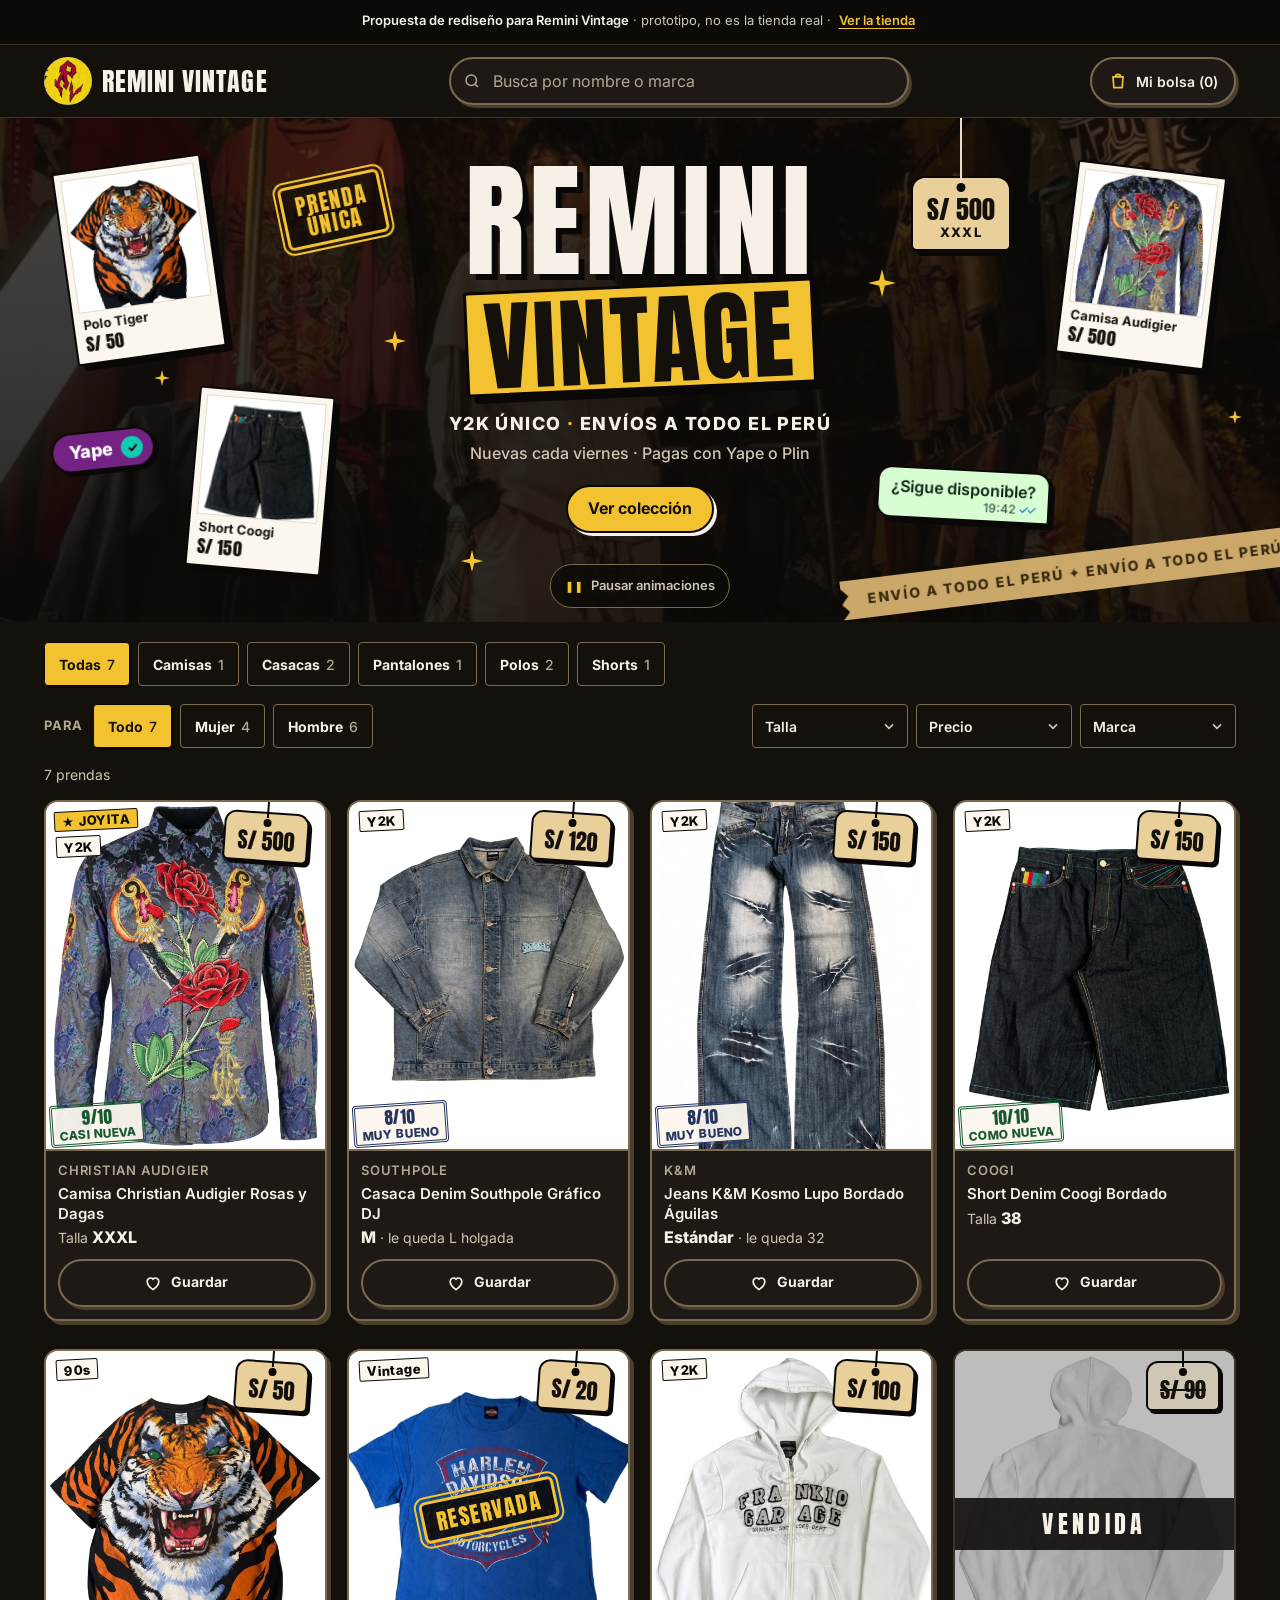
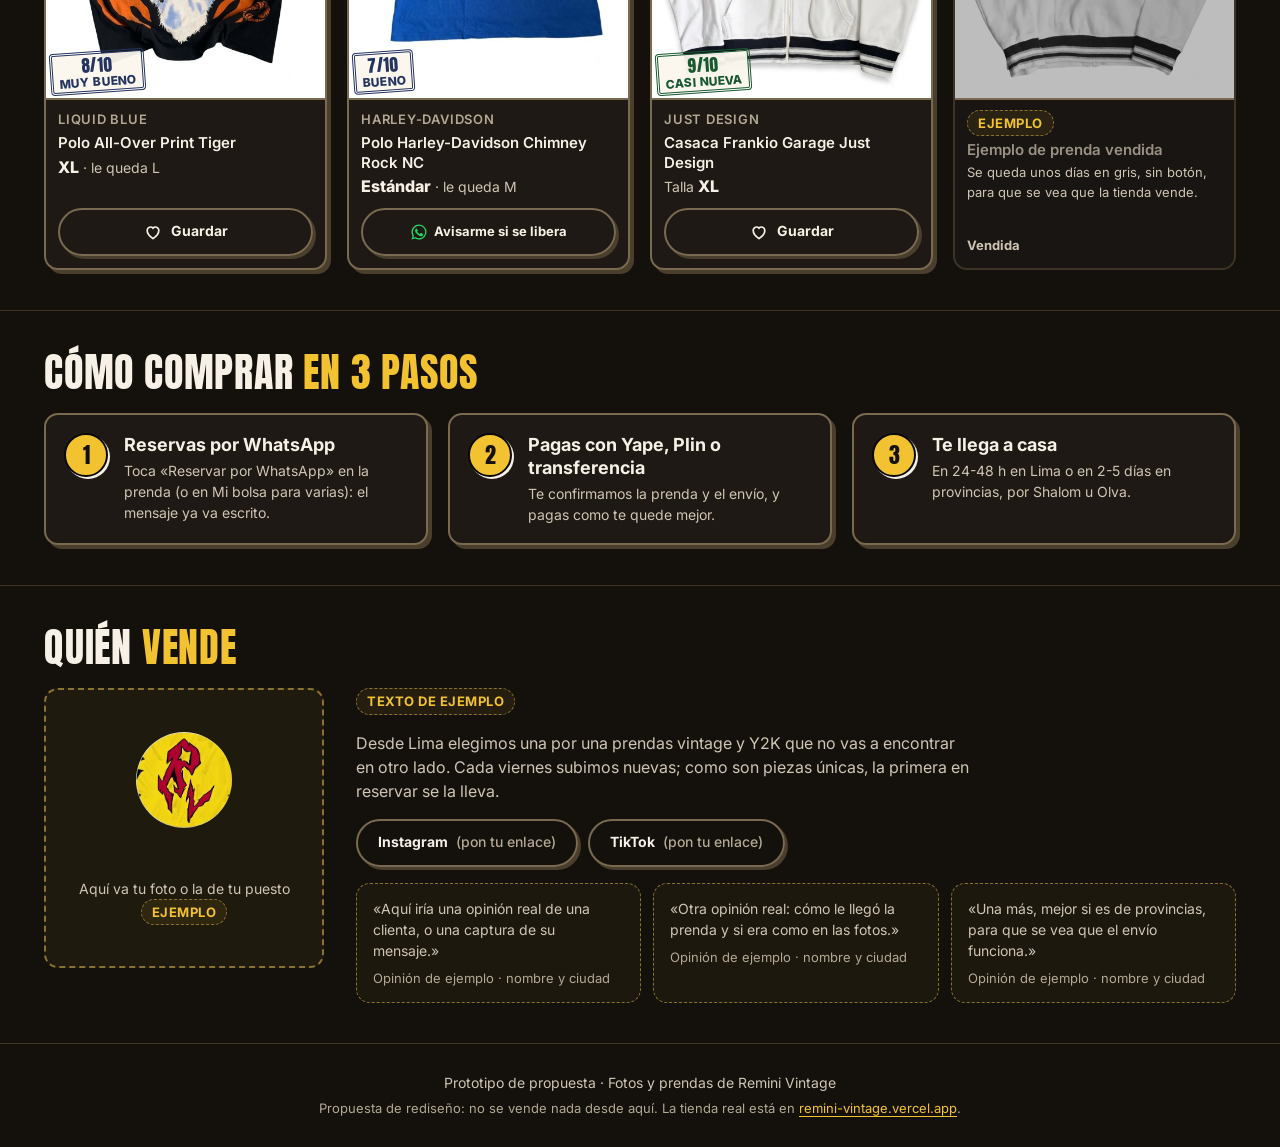
<file: index.html>
<!doctype html>
<html lang="es-PE">
<head>
  <meta charset="utf-8">
  <meta name="viewport" content="width=device-width, initial-scale=1, viewport-fit=cover">
  <meta name="robots" content="noindex,nofollow">
  <title>Remini Vintage · Ropa vintage y Y2K única con envíos a todo el Perú</title>
  <meta name="description" content="Prendas vintage y Y2K únicas: casacas, polos, camisas, jeans y shorts de marca. Nuevas cada viernes, pagas con Yape o Plin y envíos a todo el Perú.">
  <meta name="theme-color" content="#14110d">

  <!-- Open Graph (muestra). En la tienda real og:image y og:url deben ser URL absolutas. -->
  <meta property="og:type" content="website">
  <meta property="og:locale" content="es_PE">
  <meta property="og:site_name" content="Remini Vintage">
  <meta property="og:title" content="Remini Vintage · Vintage Y2K único, envíos a todo el Perú">
  <meta property="og:description" content="Nuevas cada viernes. Reservas por WhatsApp y pagas con Yape o Plin.">
  <meta property="og:image" content="https://eduardolar.github.io/remini-vintage-propuesta/img/compartir.jpg">
  <meta property="og:url" content="https://eduardolar.github.io/remini-vintage-propuesta/">
  <meta property="og:image:width" content="1200">
  <meta property="og:image:height" content="630">
  <meta property="og:image:alt" content="Percheros con ropa vintage de noche y una persona con conjunto blanco">
  <meta name="twitter:card" content="summary_large_image">

  <link rel="icon" href="img/logo-remini.webp" type="image/webp">
  <link rel="preconnect" href="https://fonts.googleapis.com">
  <link rel="preconnect" href="https://fonts.gstatic.com" crossorigin>
  <link rel="stylesheet" href="https://fonts.googleapis.com/css2?family=Anton&family=Inter:wght@400;500;600;700&display=swap">
  <link rel="stylesheet" href="css/estilos.css?v=20261117-7">
  <link rel="preload" as="image" href="img/portada.webp" fetchpriority="high">
  <script src="js/escala.js?v=20261117-7" defer></script>
  <script src="js/comun.js?v=20261117-7" defer></script>
  <script src="js/portada.js?v=20261117-7" defer></script>
  <script src="js/hero.js?v=20261117-7" defer></script>
</head>
<body>
  <a class="saltar" href="#coleccion">Saltar a la colección</a>

  <div class="franja" role="note">
    <div class="contenedor">
      <span><strong>Propuesta de rediseño para Remini Vintage</strong> · prototipo, no es la tienda real ·</span>
      <a href="https://remini-vintage.vercel.app/" rel="noopener">Ver la tienda</a>
    </div>
  </div>

  <header class="cabecera">
    <div class="contenedor">
      <a class="marca" href="index.html">
        <img src="img/logo-remini.webp" alt="" width="253" height="256">
        <span>Remini Vintage</span>
      </a>

      <form class="buscador" role="search" action="index.html">
        <label class="sr" for="buscar">Buscar por nombre o marca</label>
        <svg viewBox="0 0 24 24" fill="none" stroke="currentColor" stroke-width="2" aria-hidden="true"><circle cx="11" cy="11" r="7"/><path d="m20 20-3.5-3.5"/></svg>
        <input id="buscar" name="q" type="search" placeholder="Busca por nombre o marca" autocomplete="off" enterkeyhint="search" aria-keyshortcuts="/">
      </form>

      <button type="button" class="boton-bolsa" data-abrir-bolsa aria-haspopup="dialog">
        <svg viewBox="0 0 24 24" fill="none" stroke="currentColor" stroke-width="2" aria-hidden="true"><path d="M6 7h12l-1 13H7L6 7z"/><path d="M9 7a3 3 0 0 1 6 0"/></svg>
        <span>Mi bolsa (<span data-contador-bolsa>0</span>)</span>
      </button>
    </div>
  </header>

  <main>
    <section class="hero" aria-labelledby="hero-titulo">
      <img class="hero-fondo" src="img/portada.webp" alt="Puesto nocturno de Remini Vintage: percheros con polos, camisas y casacas, y una persona con conjunto blanco" width="1000" height="599" fetchpriority="high">

      <div class="hero-contenido">
        <h1 id="hero-titulo" class="hero-titulo">
          <span class="hero-remini">Remini</span>
          <span class="hero-vintage">Vintage</span>
        </h1>
        <p class="hero-lema">Y2K único <span class="punto" aria-hidden="true">·</span> Envíos a todo el Perú</p>
        <p class="hero-dato">Nuevas cada viernes · Pagas con Yape o Plin</p>
        <a class="boton boton-primario" href="#coleccion">Ver colección</a>
      </div>

      <!-- Piezas que flotan alrededor del título. Las polaroids son enlaces a su ficha;
           lo demás es decoración (aria-hidden). data-prof: cuánto se mueven con el scroll. -->
      <div class="flotantes">
        <a class="flota polaroid f-tigre" href="prenda.html?p=polo-all-over-print-tiger" data-prof="0.28" style="--rot:-8deg">
          <span class="vaiven">
            <img src="img/prendas/polo-all-over-print-tiger-1.webp" alt="" width="1000" height="1350" decoding="async">
            <span class="polaroid-pie"><span class="sr">Ver </span>Polo Tiger <b>S/&nbsp;50</b></span>
          </span>
        </a>
        <a class="flota polaroid f-audigier" href="prenda.html?p=camisa-christian-audigier-rosas-y-dagas" data-prof="0.4" style="--rot:7deg">
          <span class="vaiven" style="--retraso:-2.5s">
            <img src="img/prendas/camisa-christian-audigier-rosas-y-dagas-1.webp" alt="" width="1000" height="1350" loading="lazy" decoding="async">
            <span class="polaroid-pie"><span class="sr">Ver </span>Camisa Audigier <b>S/&nbsp;500</b></span>
          </span>
        </a>
        <a class="flota polaroid f-coogi" href="prenda.html?p=short-denim-coogi-bordado" data-prof="0.18" style="--rot:5deg">
          <span class="vaiven" style="--retraso:-4s">
            <img src="img/prendas/short-denim-coogi-bordado-1.webp" alt="" width="1000" height="1350" loading="lazy" decoding="async">
            <span class="polaroid-pie"><span class="sr">Ver </span>Short Coogi <b>S/&nbsp;150</b></span>
          </span>
        </a>

        <div class="flota f-etiqueta" data-prof="0.12" aria-hidden="true">
          <div class="colgar">
            <span class="hilo"></span>
            <span class="etiqueta-precio">S/&nbsp;500<small>XXXL</small></span>
          </div>
        </div>

        <div class="flota f-sello" data-prof="0.22" style="--rot:-12deg" aria-hidden="true">
          <span class="sello">Prenda<br>única</span>
        </div>

        <div class="flota f-chat" data-prof="0.34" style="--rot:3deg" aria-hidden="true">
          <span class="vaiven" style="--retraso:-1.5s">
            <span class="burbuja">¿Sigue disponible?<small>19:42 <span class="vistos">✓✓</span></small></span>
          </span>
        </div>

        <div class="flota f-yape" data-prof="0.5" style="--rot:-6deg" aria-hidden="true">
          <span class="vaiven" style="--retraso:-3s">
            <span class="chip-yape">Yape <span class="check">✓</span></span>
          </span>
        </div>

        <div class="flota f-cinta" data-prof="0.08" style="--rot:-7deg" aria-hidden="true">
          <span class="cinta">Envío a todo el Perú ✦ Envío a todo el Perú</span>
        </div>

        <span class="flota destello d1" data-prof="0.6" aria-hidden="true"></span>
        <span class="flota destello d2" data-prof="0.3" aria-hidden="true"></span>
        <span class="flota destello d3" data-prof="0.7" aria-hidden="true"></span>
        <span class="flota destello d4" data-prof="0.45" aria-hidden="true"></span>
        <span class="flota destello d5" data-prof="0.25" aria-hidden="true"></span>
      </div>

      <button class="pausar" type="button" hidden><span class="pausar-icono" aria-hidden="true">❚❚</span> <span class="pausar-texto">Pausar animaciones</span></button>
    </section>

    <section id="coleccion" class="coleccion contenedor" aria-labelledby="coleccion-titulo">
      <h2 id="coleccion-titulo" class="sr">Colección</h2>

      <div class="controles">
        <ul class="categorias" aria-label="Categorías">
          <li><button type="button" class="chip" data-cat="todas" aria-pressed="true">Todas <span class="chip-cuenta" data-cuenta="todas"></span></button></li>
          <li><button type="button" class="chip" data-cat="camisas" aria-pressed="false">Camisas <span class="chip-cuenta" data-cuenta="camisas"></span></button></li>
          <li><button type="button" class="chip" data-cat="casacas" aria-pressed="false">Casacas <span class="chip-cuenta" data-cuenta="casacas"></span></button></li>
          <li><button type="button" class="chip" data-cat="pantalones" aria-pressed="false">Pantalones <span class="chip-cuenta" data-cuenta="pantalones"></span></button></li>
          <li><button type="button" class="chip" data-cat="polos" aria-pressed="false">Polos <span class="chip-cuenta" data-cuenta="polos"></span></button></li>
          <li><button type="button" class="chip" data-cat="shorts" aria-pressed="false">Shorts <span class="chip-cuenta" data-cuenta="shorts"></span></button></li>
        </ul>

        <!-- Para quién: lo unisex sale en Mujer y en Hombre -->
        <div class="para" role="group" aria-labelledby="para-titulo" aria-describedby="para-ayuda">
          <span class="para-titulo" id="para-titulo">Para</span>
          <span class="sr" id="para-ayuda">Lo unisex sale en Mujer y en Hombre.</span>
          <button type="button" class="chip" data-para="" aria-pressed="true">Todo <span class="chip-cuenta"></span></button>
          <button type="button" class="chip" data-para="mujer" aria-pressed="false">Mujer <span class="chip-cuenta"></span></button>
          <button type="button" class="chip" data-para="hombre" aria-pressed="false">Hombre <span class="chip-cuenta"></span></button>
        </div>

        <div class="filtros" role="group" aria-label="Filtros">
          <div>
            <label class="sr" for="f-talla">Filtrar por talla</label>
            <select id="f-talla" data-filtro="talla">
              <option value="">Talla</option>
            </select>
          </div>
          <div>
            <label class="sr" for="f-precio">Filtrar por precio</label>
            <select id="f-precio" data-filtro="precio">
              <option value="">Precio</option>
              <option value="hasta-100">Hasta S/ 100</option>
              <option value="100-250">S/ 100-250</option>
              <option value="mas-250">Más de S/ 250</option>
            </select>
          </div>
          <div>
            <label class="sr" for="f-marca">Filtrar por marca</label>
            <select id="f-marca" data-filtro="marca">
              <option value="">Marca</option>
            </select>
          </div>
        </div>

        <div class="resumen">
          <p id="resultado" role="status" aria-live="polite">Cargando prendas…</p>
          <button type="button" class="boton-limpiar" data-limpiar hidden>Quitar filtros</button>
        </div>
      </div>

      <!-- Móvil: aparece al bajar por la lista, cuando los filtros ya no se ven; lleva a ellos -->
      <button type="button" class="boton-filtrar" data-ir-a-filtros hidden>
        <svg viewBox="0 0 24 24" fill="none" stroke="currentColor" stroke-width="2" aria-hidden="true"><path d="M4 6h10M18 6h2M4 12h4M12 12h8M4 18h12"/><circle cx="16" cy="6" r="2"/><circle cx="10" cy="12" r="2"/><circle cx="18" cy="18" r="2"/></svg>
        Filtrar<span class="boton-filtrar-cuenta" data-filtros-activos aria-hidden="true" hidden></span><span class="sr" data-filtros-activos-texto></span>
      </button>

      <ul id="rejilla" class="rejilla" aria-labelledby="coleccion-titulo" aria-busy="true">
        <li class="estado"><span class="cargando" aria-hidden="true"></span><p>Cargando prendas…</p></li>
      </ul>
      <noscript><p class="estado">Para ver las prendas hace falta activar JavaScript.</p></noscript>
    </section>

    <section id="como-comprar" class="seccion" aria-labelledby="como-titulo">
      <div class="contenedor">
        <h2 id="como-titulo" class="titulo-seccion">Cómo comprar <span class="resalte">en 3 pasos</span></h2>
        <ol class="pasos">
          <li class="paso">
            <h3>Reservas por WhatsApp</h3>
            <p>Toca «Reservar por WhatsApp» en la prenda (o en Mi bolsa para varias): el mensaje ya va escrito.</p>
          </li>
          <li class="paso">
            <h3>Pagas con Yape, Plin o transferencia</h3>
            <p>Te confirmamos la prenda y el envío, y pagas como te quede mejor.</p>
          </li>
          <li class="paso">
            <h3>Te llega a casa</h3>
            <p>En 24-48 h en Lima o en 2-5 días en provincias, por Shalom u Olva.</p>
          </li>
        </ol>
      </div>
    </section>

    <section id="quien-vende" class="seccion" aria-labelledby="quien-titulo">
      <div class="contenedor">
        <h2 id="quien-titulo" class="titulo-seccion">Quién <span class="resalte">vende</span></h2>
        <div class="quien">
          <div class="hueco-foto">
            <img src="img/logo-remini.webp" alt="Logo de Remini Vintage" width="253" height="256" loading="lazy">
            <p>Aquí va tu foto o la de tu puesto <span class="etiqueta etiqueta-ejemplo">Ejemplo</span></p>
          </div>

          <div class="quien-texto">
            <p><span class="etiqueta etiqueta-ejemplo">Texto de ejemplo</span></p>
            <p>Desde Lima elegimos una por una prendas vintage y Y2K que no vas a encontrar en otro lado. Cada viernes subimos nuevas; como son piezas únicas, la primera en reservar se la lleva.</p>
            <ul class="redes">
              <li><a class="boton boton-secundario" href="#">Instagram <span class="pon">(pon tu enlace)</span></a></li>
              <li><a class="boton boton-secundario" href="#">TikTok <span class="pon">(pon tu enlace)</span></a></li>
            </ul>

            <h3 class="sr">Opiniones de clientes</h3>
            <ul class="opiniones">
              <li class="bloque-ejemplo">
                <blockquote>
                  <p>«Aquí iría una opinión real de una clienta, o una captura de su mensaje.»</p>
                  <footer>Opinión de ejemplo · nombre y ciudad</footer>
                </blockquote>
              </li>
              <li class="bloque-ejemplo">
                <blockquote>
                  <p>«Otra opinión real: cómo le llegó la prenda y si era como en las fotos.»</p>
                  <footer>Opinión de ejemplo · nombre y ciudad</footer>
                </blockquote>
              </li>
              <li class="bloque-ejemplo">
                <blockquote>
                  <p>«Una más, mejor si es de provincias, para que se vea que el envío funciona.»</p>
                  <footer>Opinión de ejemplo · nombre y ciudad</footer>
                </blockquote>
              </li>
            </ul>
          </div>
        </div>
      </div>
    </section>
  </main>

  <footer class="pie">
    <div class="contenedor">
      <p>Prototipo de propuesta · Fotos y prendas de Remini Vintage</p>
      <p>Propuesta de rediseño: no se vende nada desde aquí. La tienda real está en <a href="https://remini-vintage.vercel.app/" rel="noopener">remini-vintage.vercel.app</a>.</p>
    </div>
  </footer>

  <!-- Mi bolsa a mano en el móvil: solo aparece con al menos una prenda -->
  <button type="button" class="bolsa-flotante" data-abrir-bolsa data-bolsa-flotante aria-haspopup="dialog" aria-label="Mi bolsa, 0 prendas" hidden>
    <svg viewBox="0 0 24 24" fill="none" stroke="currentColor" stroke-width="2" aria-hidden="true"><path d="M6 7h12l-1 13H7L6 7z"/><path d="M9 7a3 3 0 0 1 6 0"/></svg>
    <span class="bolsa-flotante-cuenta" data-contador-bolsa aria-hidden="true">0</span>
  </button>

  <dialog id="bolsa" class="bolsa" aria-labelledby="bolsa-titulo">
    <div class="bolsa-interior">
      <div class="bolsa-cabeza">
        <h2 id="bolsa-titulo">Mi bolsa</h2>
        <button type="button" class="boton boton-secundario" data-cerrar-bolsa>Cerrar</button>
      </div>
      <ul id="bolsa-lista" class="bolsa-lista"></ul>
      <div id="bolsa-pie" class="bolsa-pie" hidden></div>
      <p id="bolsa-aviso" class="sr" role="status" aria-live="polite"></p>
    </div>
  </dialog>

  <p id="aviso" class="aviso" role="status" aria-live="polite"></p>
</body>
</html>
</file>
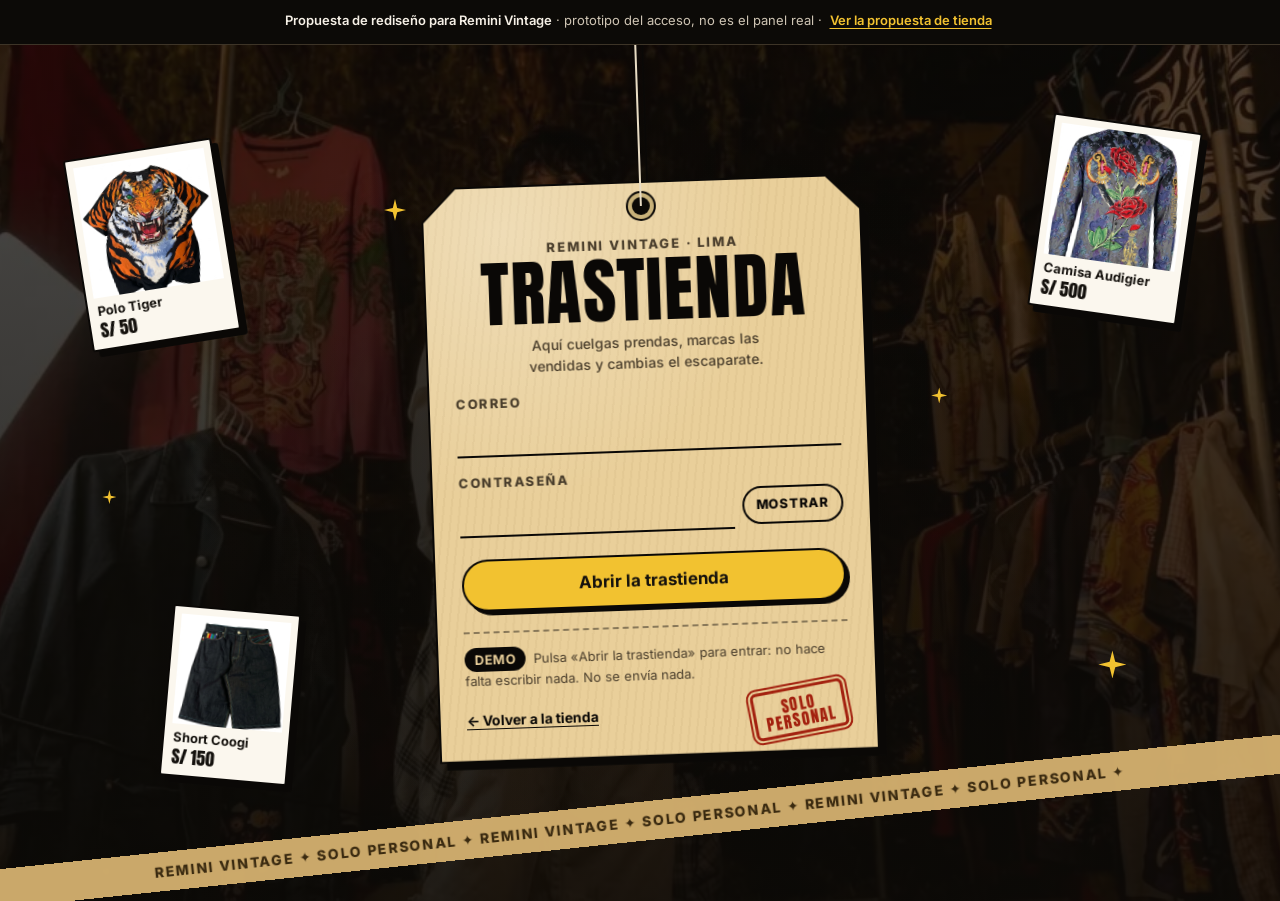
<file: login.html>
<!doctype html>
<html lang="es-PE">
<head>
  <meta charset="utf-8">
  <meta name="viewport" content="width=device-width, initial-scale=1, viewport-fit=cover">
  <meta name="robots" content="noindex,nofollow">
  <title>Trastienda · Remini Vintage (prototipo del acceso)</title>
  <meta name="theme-color" content="#14110d">

  <link rel="icon" href="img/logo-remini.webp" type="image/webp">
  <link rel="preconnect" href="https://fonts.googleapis.com">
  <link rel="preconnect" href="https://fonts.gstatic.com" crossorigin>
  <link rel="stylesheet" href="https://fonts.googleapis.com/css2?family=Anton&family=Inter:wght@400;500;600;700&display=swap">
  <link rel="stylesheet" href="css/estilos.css?v=20261117-7">
  <link rel="stylesheet" href="css/admin.css?v=20261117-7">
  <link rel="preload" as="image" href="img/portada.webp" fetchpriority="high">
  <script src="js/login.js?v=20261117-7" defer></script>
</head>
<body class="pagina-login">
  <div class="franja" role="note">
    <div class="contenedor">
      <span><strong>Propuesta de rediseño para Remini Vintage</strong> · prototipo del acceso, no es el panel real ·</span>
      <a href="index.html">Ver la propuesta de tienda</a>
    </div>
  </div>

  <main class="login">
    <img class="login-fondo" src="img/portada.webp" alt="" width="1000" height="599" fetchpriority="high">

    <!-- Decoración: las mismas piezas que flotan en la portada -->
    <div class="login-flotantes" aria-hidden="true">
      <div class="login-polaroid lp-1" style="--rot:-9deg">
        <img src="img/prendas/polo-all-over-print-tiger-1.webp" alt="" width="1000" height="1350" decoding="async">
        <span>Polo Tiger <b>S/&nbsp;50</b></span>
      </div>
      <div class="login-polaroid lp-2" style="--rot:8deg">
        <img src="img/prendas/camisa-christian-audigier-rosas-y-dagas-1.webp" alt="" width="1000" height="1350" decoding="async">
        <span>Camisa Audigier <b>S/&nbsp;500</b></span>
      </div>
      <div class="login-polaroid lp-3" style="--rot:5deg">
        <img src="img/prendas/short-denim-coogi-bordado-1.webp" alt="" width="1000" height="1350" loading="lazy" decoding="async">
        <span>Short Coogi <b>S/&nbsp;150</b></span>
      </div>
      <span class="cinta login-cinta">Remini Vintage ✦ Solo personal ✦ Remini Vintage ✦ Solo personal ✦ Remini Vintage ✦ Solo personal ✦</span>
      <span class="destello login-d1"></span>
      <span class="destello login-d2"></span>
      <span class="destello login-d3"></span>
      <span class="destello login-d4"></span>
    </div>

    <!-- El formulario es una etiqueta de ropa colgada de su cordel -->
    <div class="etiqueta-login">
      <span class="cordel" aria-hidden="true"></span>
      <div class="etiqueta-borde">
        <div class="etiqueta-papel">
          <span class="ojal" aria-hidden="true"></span>
          <p class="etiqueta-ante">Remini Vintage · Lima</p>
          <h1 class="login-titulo">Trastienda</h1>
          <p class="login-sub">Aquí cuelgas prendas, marcas las vendidas y cambias el escaparate.</p>

          <form id="form-login" class="login-form" action="admin.html" method="get" novalidate>
            <div class="linea">
              <label for="correo">Correo</label>
              <input id="correo" type="email" autocomplete="username" inputmode="email" autocapitalize="off" spellcheck="false" enterkeyhint="go">
            </div>

            <div class="linea">
              <label for="clave">Contraseña</label>
              <div class="linea-con-boton">
                <input id="clave" type="password" autocomplete="current-password" enterkeyhint="go">
                <button type="button" class="boton-ver" data-ver-clave aria-controls="clave">
                  <span class="texto-ver">Mostrar</span><span class="sr"> contraseña</span>
                </button>
              </div>
            </div>

            <button type="submit" class="boton boton-primario boton-abrir" data-entrar>
              <span class="cargando cargando-boton" aria-hidden="true" hidden></span>
              <span data-entrar-texto>Abrir la trastienda</span>
            </button>
          </form>

          <p class="aviso-demo">
            <span class="etiqueta etiqueta-demo">Demo</span>
            Pulsa «Abrir la trastienda» para entrar: no hace falta escribir nada. No se envía nada.
          </p>
          <div class="etiqueta-pie">
            <a class="login-volver" href="index.html">← Volver a la tienda</a>
            <span class="sello sello-tinta login-sello" aria-hidden="true">Solo<br>personal</span>
          </div>
        </div>
      </div>
    </div>
  </main>
</body>
</html>
</file>
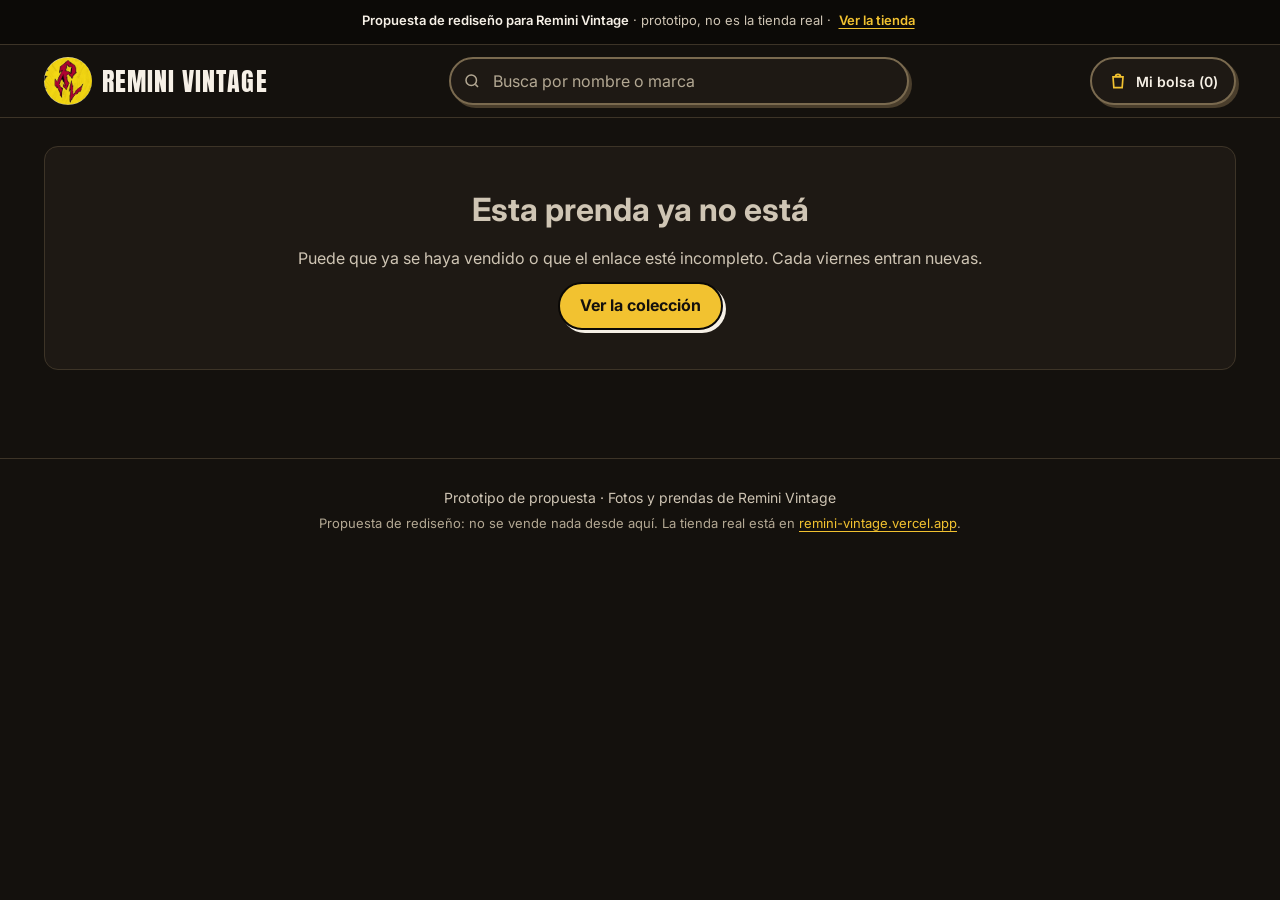
<file: prenda.html>
<!doctype html>
<html lang="es-PE">
<head>
  <meta charset="utf-8">
  <meta name="viewport" content="width=device-width, initial-scale=1, viewport-fit=cover">
  <meta name="robots" content="noindex,nofollow">
  <!-- El título y la descripción los pone js/prenda.js con los datos de cada prenda -->
  <title>Prenda · Remini Vintage</title>
  <meta name="description" content="Prenda vintage única de Remini Vintage con envíos a todo el Perú.">
  <meta name="theme-color" content="#14110d">

  <!-- Open Graph genérico: al compartir una ficha, WhatsApp e Instagram no ejecutan el JS,
       así que sin esto el enlace salía sin foto ni texto. En la tienda real cada ficha
       llevaría los suyos (nombre, precio y su primera foto) generados en el servidor. -->
  <meta property="og:type" content="website">
  <meta property="og:locale" content="es_PE">
  <meta property="og:site_name" content="Remini Vintage">
  <meta property="og:title" content="Prenda vintage única · Remini Vintage">
  <meta property="og:description" content="Pieza única con envíos a todo el Perú. Resérvala por WhatsApp y paga con Yape o Plin.">
  <meta property="og:image" content="https://eduardolar.github.io/remini-vintage-propuesta/img/compartir.jpg">
  <meta property="og:image:width" content="1200">
  <meta property="og:image:height" content="630">
  <meta property="og:image:alt" content="Percheros con ropa vintage de noche y una persona con conjunto blanco">
  <meta name="twitter:card" content="summary_large_image">
  <link rel="icon" href="img/logo-remini.webp" type="image/webp">
  <link rel="preconnect" href="https://fonts.googleapis.com">
  <link rel="preconnect" href="https://fonts.gstatic.com" crossorigin>
  <link rel="stylesheet" href="https://fonts.googleapis.com/css2?family=Anton&family=Inter:wght@400;500;600;700&display=swap">
  <link rel="stylesheet" href="css/estilos.css?v=20261117-7">
  <script src="js/escala.js?v=20261117-7" defer></script>
  <script src="js/comun.js?v=20261117-7" defer></script>
  <script src="js/prenda.js?v=20261117-7" defer></script>
</head>
<body class="pagina-ficha">
  <a class="saltar" href="#contenido">Saltar a la prenda</a>

  <div class="franja" role="note">
    <div class="contenedor">
      <span><strong>Propuesta de rediseño para Remini Vintage</strong> · prototipo, no es la tienda real ·</span>
      <a href="https://remini-vintage.vercel.app/" rel="noopener">Ver la tienda</a>
    </div>
  </div>

  <header class="cabecera">
    <div class="contenedor">
      <a class="marca" href="index.html">
        <img src="img/logo-remini.webp" alt="" width="253" height="256">
        <span>Remini Vintage</span>
      </a>

      <form class="buscador" role="search" action="index.html">
        <label class="sr" for="buscar">Buscar por nombre o marca</label>
        <svg viewBox="0 0 24 24" fill="none" stroke="currentColor" stroke-width="2" aria-hidden="true"><circle cx="11" cy="11" r="7"/><path d="m20 20-3.5-3.5"/></svg>
        <input id="buscar" name="q" type="search" placeholder="Busca por nombre o marca" autocomplete="off" enterkeyhint="search" aria-keyshortcuts="/">
      </form>

      <button type="button" class="boton-bolsa" data-abrir-bolsa aria-haspopup="dialog">
        <svg viewBox="0 0 24 24" fill="none" stroke="currentColor" stroke-width="2" aria-hidden="true"><path d="M6 7h12l-1 13H7L6 7z"/><path d="M9 7a3 3 0 0 1 6 0"/></svg>
        <span>Mi bolsa (<span data-contador-bolsa>0</span>)</span>
      </button>
    </div>
  </header>

  <main id="contenido" class="contenedor" tabindex="-1">
    <div class="ficha" aria-busy="true">
      <div class="estado" style="grid-column: 1 / -1">
        <span class="cargando" aria-hidden="true"></span>
        <p role="status">Cargando prenda…</p>
      </div>
    </div>
    <noscript><p class="estado">Para ver la prenda hace falta activar JavaScript.</p></noscript>
  </main>

  <footer class="pie">
    <div class="contenedor">
      <p>Prototipo de propuesta · Fotos y prendas de Remini Vintage</p>
      <p>Propuesta de rediseño: no se vende nada desde aquí. La tienda real está en <a href="https://remini-vintage.vercel.app/" rel="noopener">remini-vintage.vercel.app</a>.</p>
    </div>
  </footer>

  <!-- Barra fija: se muestra cuando la prenda ha cargado -->
  <div class="barra-compra" id="barra" hidden>
    <div class="contenedor">
      <p class="precio" id="barra-precio"></p>
      <button type="button" class="boton boton-guardar" id="barra-guardar" aria-pressed="false">
        <svg class="icono-guardar" viewBox="0 0 24 24" fill="none" stroke="currentColor" stroke-width="2" aria-hidden="true"><path d="M12 20s-7-4.4-7-10a4 4 0 0 1 7-2.6A4 4 0 0 1 19 10c0 5.6-7 10-7 10z"/></svg>
        <svg class="icono-guardada" viewBox="0 0 24 24" fill="none" stroke="currentColor" stroke-width="2.4" aria-hidden="true"><path d="m5 12 5 5 9-10"/></svg>
        <span class="texto-guardar">Guardar</span>
      </button>
      <a class="boton boton-whatsapp" id="barra-whatsapp" href="https://wa.me/" target="_blank" rel="noopener noreferrer">Reservar por WhatsApp</a>
    </div>
  </div>

  <!-- Mi bolsa a mano en el móvil: solo aparece con al menos una prenda -->
  <button type="button" class="bolsa-flotante" data-abrir-bolsa data-bolsa-flotante aria-haspopup="dialog" aria-label="Mi bolsa, 0 prendas" hidden>
    <svg viewBox="0 0 24 24" fill="none" stroke="currentColor" stroke-width="2" aria-hidden="true"><path d="M6 7h12l-1 13H7L6 7z"/><path d="M9 7a3 3 0 0 1 6 0"/></svg>
    <span class="bolsa-flotante-cuenta" data-contador-bolsa aria-hidden="true">0</span>
  </button>

  <dialog id="bolsa" class="bolsa" aria-labelledby="bolsa-titulo">
    <div class="bolsa-interior">
      <div class="bolsa-cabeza">
        <h2 id="bolsa-titulo">Mi bolsa</h2>
        <button type="button" class="boton boton-secundario" data-cerrar-bolsa>Cerrar</button>
      </div>
      <ul id="bolsa-lista" class="bolsa-lista"></ul>
      <div id="bolsa-pie" class="bolsa-pie" hidden></div>
      <p id="bolsa-aviso" class="sr" role="status" aria-live="polite"></p>
    </div>
  </dialog>

  <p id="aviso" class="aviso" role="status" aria-live="polite"></p>
  <script>document.querySelectorAll("[data-misma-prenda]").forEach(function (a) { a.href += location.search; });</script>
</body>
</html>
</file>
<file: css/estilos.css>
/* ==========================================================================
   Remini Vintage · propuesta de rediseño (prototipo)
   Un solo modo (oscuro). Todos los colores, radios y tipos salen de los tokens.
   ========================================================================== */

:root {
  color-scheme: dark;

  /* Colores */
  --fondo: #14110d;            /* casi negro cálido */
  --superficie: #1e1914;
  --superficie-2: #2a231b;
  --borde: #3d3427;            /* separadores y tarjetas */
  --borde-control: #7a6a4f;    /* bordes de botones y campos: 3:1 sobre el fondo */
  --texto: #f6f0e6;            /* 17:1 sobre --fondo */
  --texto-suave: #cfc5b4;      /* 11:1 sobre --fondo, 9:1 sobre --superficie */
  --texto-tenue: #b3a893;      /* 7:1 sobre --superficie: mínimo para texto pequeño */
  --acento: #f2c230;           /* amarillo de la marca */
  --acento-claro: #ffd65a;
  --sobre-acento: #14110d;
  --whatsapp: #25d366;
  --whatsapp-claro: #4be283;
  --sobre-whatsapp: #0a2414;   /* texto oscuro sobre el verde: 9:1 */
  --vendida: #9a9184;
  --foto-fondo: #ffffff;       /* las fotos de prenda tienen fondo blanco */
  --ejemplo-borde: #8a7330;
  --tinta: #0a0806;            /* bordes y sombras duras */
  --sombra-oscura: #4a3e2c;    /* sombra dura de lo oscuro: se ve sobre --fondo */
  --sombra-dura: 4px 4px 0 var(--sombra-oscura);
  --sombra-dura-s: 3px 3px 0 var(--sombra-oscura);
  --sombra-crema: 3px 3px 0 var(--texto);  /* para lo amarillo y lo verde */

  /* Papel, cartón y tinta: las piezas de la tienda y de la trastienda (css/admin.css) */
  --papel: #fbf7ee;            /* papel de polaroid */
  --kraft: #e9cf9a;            /* cartón de etiqueta (el de .etiqueta-precio) */
  --cordel: #e8dcc4;
  --tinta-suave: #4a3e2c;      /* texto secundario sobre papel o kraft: 7:1 o más */
  --rojo-tinta: #a3210f;       /* sello y errores sobre papel o kraft: 7:1 */
  --radio-chip: 4px;           /* chips de la tienda y del panel */

  /* Tipografía */
  --fuente-titulos: "Anton", Impact, "Arial Narrow", "Roboto Condensed", sans-serif;
  --fuente-texto: "Inter", system-ui, -apple-system, "Segoe UI", Roboto, Arial, sans-serif;
  --texto-xs: 0.8125rem;   /* 13 px: lo más pequeño que se usa */
  --texto-s: 0.875rem;     /* 14 px */
  --texto-m: 1rem;         /* 16 px */
  --texto-l: 1.125rem;     /* 18 px */

  /* Formas y espacios */
  --radio: 14px;
  --radio-pequeno: 10px;
  --radio-pastilla: 999px;
  --ancho-max: 1240px;
  --margen: 16px;
  --tactil: 48px;          /* alto mínimo de botones y enlaces */
  --alto-barra: 72px;      /* barra fija de la ficha */
  --sombra: 0 10px 30px rgb(0 0 0 / 0.45);
}

@media (min-width: 768px) {
  :root { --margen: 24px; }
}

/* --------------------------------------------------------------------------
   Base
   -------------------------------------------------------------------------- */

*,
*::before,
*::after { box-sizing: border-box; }

html {
  -webkit-text-size-adjust: 100%;
  text-size-adjust: 100%;
}

@media (prefers-reduced-motion: no-preference) {
  html { scroll-behavior: smooth; }
}

body {
  margin: 0;
  background: var(--fondo);
  color: var(--texto);
  font-family: var(--fuente-texto);
  font-size: var(--texto-m);
  line-height: 1.5;
  min-height: 100vh;
}

body:has(dialog[open]) { overflow: hidden; }

img { display: block; max-width: 100%; height: auto; }

h1, h2, h3, p, ul, ol, figure { margin: 0; }
ul, ol { padding: 0; }

a { color: var(--acento); text-underline-offset: 3px; }
a:hover { color: var(--acento-claro); }

button, input, select { font: inherit; color: inherit; }
button { cursor: pointer; }

:focus-visible {
  outline: 2px solid var(--acento);
  outline-offset: 2px;
}

/* Las anclas no quedan escondidas bajo la franja fija */
[id] { scroll-margin-top: 72px; }

.sr {
  position: absolute !important;
  width: 1px; height: 1px;
  padding: 0; margin: -1px;
  overflow: hidden; clip: rect(0 0 0 0);
  white-space: nowrap; border: 0;
}

.contenedor {
  width: 100%;
  max-width: var(--ancho-max);
  margin-inline: auto;
  padding-inline: var(--margen);
}

.saltar {
  position: absolute;
  left: 8px; top: -100px;
  z-index: 100;
  background: var(--acento);
  color: var(--sobre-acento);
  padding: 12px 16px;
  border-radius: var(--radio-pequeno);
  font-weight: 700;
}
.saltar:focus { top: 8px; color: var(--sobre-acento); }

/* --------------------------------------------------------------------------
   Franja fija "esto es un prototipo"
   -------------------------------------------------------------------------- */

.franja {
  position: sticky;
  top: 0;
  z-index: 40;
  background: #0c0a07;
  border-bottom: 1px solid var(--borde);
  color: var(--texto-suave);
  font-size: var(--texto-xs);
  line-height: 1.35;
}
.franja .contenedor {
  min-height: 44px;
  padding-block: 6px;
  text-align: center;
}
.franja strong { color: var(--texto); font-weight: 600; }
.franja a {
  display: inline-block;
  padding: 6px 4px;
  font-weight: 600;
  position: relative;
}
/* Zona táctil de 48 px sin engordar la franja */
.franja a::after {
  content: "";
  position: absolute;
  inset: -10px -6px;
}

/* --------------------------------------------------------------------------
   Cabecera
   -------------------------------------------------------------------------- */

.cabecera {
  background: var(--fondo);
  border-bottom: 1px solid var(--borde);
}
.cabecera .contenedor {
  display: grid;
  grid-template-columns: 1fr auto;
  grid-template-areas:
    "marca bolsa"
    "buscar buscar";
  align-items: center;
  gap: 8px 12px;
  padding-block: 10px 12px;
}

.marca {
  grid-area: marca;
  display: inline-flex;
  align-items: center;
  gap: 10px;
  min-height: var(--tactil);
  color: var(--texto);
  text-decoration: none;
  justify-self: start;
}
.marca:hover { color: var(--texto); }
.marca img {
  width: 42px;
  height: 42px;
  border-radius: 50%;
  object-fit: cover;
  flex: none;
}
.marca span {
  font-family: var(--fuente-titulos);
  font-size: 1.375rem;
  letter-spacing: 0.04em;
  line-height: 1;
  text-transform: uppercase;
  white-space: nowrap;
}

.buscador {
  grid-area: buscar;
  position: relative;
}
.buscador svg {
  position: absolute;
  left: 14px; top: 50%;
  width: 18px; height: 18px;
  transform: translateY(-50%);
  color: var(--texto-tenue);
  pointer-events: none;
}
.buscador input {
  width: 100%;
  min-height: var(--tactil);
  padding: 10px 14px 10px 42px;
  border-radius: var(--radio-pastilla);
  border: 2px solid var(--borde-control);
  background: var(--superficie);
  box-shadow: var(--sombra-dura-s);
  font-size: var(--texto-m); /* 16 px: iOS no hace zoom */
}
.buscador input::placeholder { color: var(--texto-tenue); opacity: 1; }
.buscador input:hover { border-color: var(--acento); }
.buscador input:focus-visible { outline-offset: 0; border-color: var(--acento); }

.boton-bolsa {
  grid-area: bolsa;
  display: inline-flex;
  align-items: center;
  gap: 8px;
  min-height: var(--tactil);
  padding: 0 16px;
  border-radius: var(--radio-pastilla);
  border: 2px solid var(--borde-control);
  background: var(--superficie);
  box-shadow: var(--sombra-dura-s);
  font-weight: 600;
  font-size: var(--texto-s);
  white-space: nowrap;
}
.boton-bolsa:hover { border-color: var(--acento); }
.boton-bolsa svg { width: 20px; height: 20px; color: var(--acento); flex: none; }

/* Móviles estrechos (360-399 px): todo cabe en una fila */
@media (max-width: 399px) {
  .marca { gap: 8px; }
  .marca img { width: 36px; height: 36px; }
  .marca span { font-size: 1.125rem; }
  .boton-bolsa { padding: 0 12px; gap: 6px; }
}

@media (min-width: 768px) {
  .cabecera .contenedor {
    grid-template-columns: auto 1fr auto;
    grid-template-areas: "marca buscar bolsa";
    gap: 24px;
    padding-block: 12px;
  }
  .buscador { max-width: 460px; width: 100%; justify-self: center; }
  .marca span { font-size: 1.625rem; }
  .marca img { width: 48px; height: 48px; }
}

/* --------------------------------------------------------------------------
   Botones
   -------------------------------------------------------------------------- */

.boton {
  display: inline-flex;
  align-items: center;
  justify-content: center;
  gap: 8px;
  min-height: var(--tactil);
  padding: 10px 20px;
  border-radius: var(--radio-pastilla);
  border: 2px solid transparent;
  font-weight: 700;
  font-size: var(--texto-m);
  line-height: 1.2;
  text-decoration: none;
  text-align: center;
  transition: background-color 0.15s, border-color 0.15s, color 0.15s, transform 0.12s, box-shadow 0.12s;
}
/* Al pulsar, el botón "se hunde" sobre su sombra */
.boton:active { transform: translate(2px, 2px); box-shadow: none; }
.boton svg { width: 20px; height: 20px; flex: none; }

.boton-primario { background: var(--acento); color: var(--sobre-acento); border-color: var(--tinta); box-shadow: var(--sombra-crema); }
.boton-primario:hover { background: var(--acento-claro); color: var(--sobre-acento); }

.boton-secundario {
  background: transparent;
  color: var(--texto);
  border-color: var(--borde-control);
  box-shadow: var(--sombra-dura-s);
}
.boton-secundario:hover { border-color: var(--acento); color: var(--texto); }

.boton-whatsapp { background: var(--whatsapp); color: var(--sobre-whatsapp); border-color: var(--tinta); box-shadow: var(--sombra-crema); }
.boton-whatsapp:hover { background: var(--whatsapp-claro); color: var(--sobre-whatsapp); }

/* Guardar: contorno; guardada: relleno amarillo */
.boton-guardar {
  background: transparent;
  color: var(--texto);
  border-color: var(--borde-control);
  box-shadow: var(--sombra-dura-s);
  font-size: var(--texto-s);
  padding-inline: 14px;
}
.boton-guardar:hover { border-color: var(--acento); }
.boton-guardar .icono-guardada { display: none; }
.boton-guardar[aria-pressed="true"] {
  background: var(--acento);
  border-color: var(--tinta);
  color: var(--sobre-acento);
  box-shadow: var(--sombra-crema);
}
.boton-guardar[aria-pressed="true"] .icono-guardar { display: none; }
.boton-guardar[aria-pressed="true"] .icono-guardada { display: block; }

/* Etiquetas */
.etiqueta {
  display: inline-flex;
  font-family: var(--fuente-texto);
  align-items: center;
  gap: 4px;
  padding: 3px 10px;
  border-radius: var(--radio-pastilla);
  font-size: var(--texto-xs);
  font-weight: 700;
  letter-spacing: 0.04em;
  text-transform: uppercase;
  line-height: 1.4;
}
.etiqueta-joyita { background: var(--acento); color: var(--sobre-acento); }
.etiqueta-reservada { border: 1.5px solid var(--acento); color: var(--acento); padding: 1px 8px; border-radius: 2px; }
/* En la tienda, «Joyita» es una cinta amarilla pegada, girada como la de la época: las pastillas
   con borde son botones («Guardar», «Compartir») y el amarillo con borde negro es el chip pulsado */
.tarjeta-etiquetas .etiqueta-joyita,
.ficha-marca .etiqueta-joyita {
  gap: 3px;
  padding: 1px 7px 0;
  border: 1.5px solid var(--tinta);
  border-radius: 2px;
  font-weight: 800;
  letter-spacing: 0.03em;
  line-height: 1.3;
  rotate: -3deg;
  cursor: default;
}
.tarjeta-etiquetas .etiqueta-joyita::before,
.ficha-marca .etiqueta-joyita::before { content: "★" / ""; font-size: 0.75rem; }
.etiqueta-ejemplo {
  border: 1px dashed var(--ejemplo-borde);
  color: var(--acento);
  background: rgb(242 194 48 / 0.08);
}

/* Bloque con contenido de ejemplo (aún no existe en la tienda) */
.bloque-ejemplo {
  border: 1px dashed var(--ejemplo-borde);
  border-radius: var(--radio);
  background: rgb(242 194 48 / 0.04);
  padding: 14px 16px;
}
.nota-ejemplo {
  color: var(--texto-tenue);
  font-size: var(--texto-xs);
  font-style: italic;
}

/* --------------------------------------------------------------------------
   Portada (hero): título enorme sobre la foto nocturna y piezas que flotan.
   Las piezas van por detrás del texto (z-index 1 frente a 2): nunca lo tapan.
   -------------------------------------------------------------------------- */

.hero {
  position: relative;
  isolation: isolate;
  overflow: clip;
  display: grid;
  place-items: center;
  padding: 18px var(--margen) 64px;
  background: #0c0a07;
}
.hero-fondo {
  position: absolute;
  inset: 0;
  z-index: -2;
  width: 100%;
  height: 100%;
  object-fit: cover;
  object-position: 45% 30%;
}
/* Foto oscurecida: el texto queda sobre un fondo casi negro (AA de sobra) */
.hero::before {
  content: "";
  position: absolute;
  inset: 0;
  z-index: -1;
  background:
    radial-gradient(ellipse 55% 60% at 50% 48%, rgb(12 10 7 / 0.6), transparent 75%),
    linear-gradient(rgb(12 10 7 / 0.74), rgb(12 10 7 / 0.88));
}

.hero-contenido {
  position: relative;
  z-index: 2;
  display: flex;
  flex-direction: column;
  align-items: center;
  text-align: center;
}

.hero-titulo {
  display: flex;
  flex-direction: column;
  align-items: center;
  margin-bottom: 14px;
  font-family: var(--fuente-titulos);
  font-weight: 400;
  line-height: 0.92;
  text-transform: uppercase;
}
.hero-remini {
  font-size: clamp(3.5rem, min(17vw, 14vh), 8.25rem);
  font-size: clamp(3.5rem, min(17vw, 14svh), 8.25rem);
  letter-spacing: 0.03em;
  color: var(--texto);
  text-shadow: 0.05em 0.05em 0 var(--tinta);
}
.hero-vintage {
  margin-top: 0.06em;
  padding: 0.07em 0.16em 0.01em;
  font-size: clamp(2.75rem, min(13vw, 11vh), 6.5rem);
  font-size: clamp(2.75rem, min(13vw, 11svh), 6.5rem);
  letter-spacing: 0.03em;
  background: var(--acento);
  color: var(--sobre-acento);
  border: 3px solid var(--tinta);
  border-radius: 4px;
  box-shadow: 0.07em 0.07em 0 var(--tinta);
  transform: rotate(-2.5deg);
}

.hero-lema {
  font-size: var(--texto-s);
  font-weight: 800;
  letter-spacing: 0.08em;
  text-transform: uppercase;
  color: var(--texto);
}
.hero-lema .punto { color: var(--acento); }
.hero-dato {
  margin: 2px 0 14px;
  font-size: var(--texto-s);
  font-weight: 500;
  color: var(--texto-suave);
}

@media (min-width: 768px) {
  .hero {
    min-height: clamp(400px, 56vh, 600px);
    min-height: clamp(400px, 56svh, 600px);
    padding: 32px var(--margen) 76px;
  }
  .hero-titulo { margin-bottom: 20px; }
  .hero-lema { font-size: var(--texto-l); }
  .hero-dato { margin: 4px 0 20px; font-size: var(--texto-m); }
}

/* Botón «Pausar animaciones» (solo con JS; sin él no hay nada que pausar) */
.pausar {
  position: absolute;
  left: 50%;
  bottom: 10px;
  z-index: 3;
  translate: -50% 0;
  display: inline-flex;
  align-items: center;
  gap: 8px;
  min-height: 44px;
  padding: 0 14px;
  border: 1px solid var(--borde-control);
  border-radius: var(--radio-pastilla);
  background: rgb(12 10 7 / 0.8);
  color: var(--texto-suave);
  font-size: var(--texto-xs);
  font-weight: 600;
  white-space: nowrap;
}
.pausar[hidden] { display: none; }
.pausar:hover { color: var(--texto); border-color: var(--acento); }
.pausar-icono { font-size: 0.6875rem; color: var(--acento); }
@media (min-width: 768px) {
  .pausar { bottom: 14px; }
}

/* ---------- Piezas flotantes ---------- */

.flotantes { position: absolute; inset: 0; z-index: 1; pointer-events: none; }
.flota {
  position: absolute;
  transform: translate3d(var(--mx, 0px), calc(var(--py, 0px) + var(--my, 0px)), 0) rotate(var(--rot, 0deg)) scale(var(--esc, 1));
  will-change: transform;
}
.vaiven {
  display: block;
  animation: flotar 6s ease-in-out infinite alternate;
  animation-delay: var(--retraso, 0s);
}
@keyframes flotar { from { transform: translateY(-7px); } to { transform: translateY(7px); } }

/* Polaroids: enlaces reales a la ficha */
.polaroid {
  --ancho: 150px;
  pointer-events: auto;
  display: block;
  width: var(--ancho);
  color: var(--sobre-acento);
  text-decoration: none;
  border-radius: 3px;
}
.polaroid .vaiven {
  padding: 7px 7px 0;
  background: #fbf7ee;
  border: 2px solid var(--tinta);
  border-radius: 3px;
  box-shadow: 6px 6px 0 var(--tinta);
  transition: box-shadow 0.15s;
}
.polaroid img {
  width: 100%;
  aspect-ratio: 1;
  object-fit: cover;
  object-position: center 38%;
  background: var(--foto-fondo);
  outline: 1px solid #e2dacb;
}
.polaroid-pie {
  display: flex;
  flex-direction: column;
  padding: 6px 2px 8px;
  font-size: var(--texto-xs);
  font-weight: 700;
  line-height: 1.2;
  color: var(--sobre-acento);
}
.polaroid-pie b {
  font-family: var(--fuente-titulos);
  font-weight: 400;
  font-size: 1.125rem;
  letter-spacing: 0.02em;
}
.polaroid:hover { color: var(--sobre-acento); }
.polaroid:hover .vaiven { box-shadow: 6px 6px 0 var(--acento); }
.polaroid:focus-visible { outline: 3px solid var(--acento); outline-offset: 4px; }

/* Etiqueta de precio colgada de un hilo */
.colgar {
  display: flex;
  flex-direction: column;
  align-items: center;
  transform-origin: 50% 0;
  animation: balanceo 4.5s ease-in-out infinite alternate;
}
@keyframes balanceo { from { transform: rotate(-5deg); } to { transform: rotate(5deg); } }
.hilo {
  position: relative;
  z-index: 1;
  width: 2px;
  height: var(--hilo, 64px);
  margin-bottom: -6px;
  background: #e8dcc4;
}
.etiqueta-precio {
  position: relative;
  display: flex;
  flex-direction: column;
  align-items: center;
  padding: 18px 14px 10px;
  background: #e9cf9a;
  color: var(--sobre-acento);
  border: 2px solid var(--tinta);
  border-radius: 14px 14px 6px 6px;
  box-shadow: 5px 5px 0 var(--tinta);
  font-family: var(--fuente-titulos);
  font-size: 1.625rem;
  line-height: 1;
  white-space: nowrap;
}
.etiqueta-precio::before {
  content: "";
  position: absolute;
  top: 5px;
  left: 50%;
  width: 9px;
  height: 9px;
  translate: -50% 0;
  border-radius: 50%;
  background: #0c0a07;
}
.etiqueta-precio small {
  margin-top: 4px;
  font-family: var(--fuente-texto);
  font-size: var(--texto-xs);
  font-weight: 800;
  letter-spacing: 0.1em;
}

/* Sello «Prenda única» */
.sello {
  display: block;
  padding: 8px 12px 6px;
  border: 3px solid var(--acento);
  outline: 2px solid var(--acento);
  outline-offset: 3px;
  border-radius: 6px;
  background: rgb(12 10 7 / 0.55);
  color: var(--acento);
  font-family: var(--fuente-titulos);
  font-size: 1.375rem;
  line-height: 1;
  letter-spacing: 0.08em;
  text-align: center;
  text-transform: uppercase;
}

/* Sello de estado «9/10 · CASI NUEVA»: tinta con borde doble, girado. El mismo en la tienda
   y en el perchero de la trastienda. Verde (9-10), azul (7-8) y rojo (6 o menos), 7:1 o más
   sobre el papel y 4,8:1 o más sobre el kraft */
.sello-estado {
  --tinta-sello: var(--tinta);
  display: inline-flex;
  flex-direction: column;
  align-items: center;
  flex: none;
  padding: 2px 5px 1px;
  border: 1.5px solid var(--tinta-sello);
  outline: 1.5px solid var(--tinta-sello);
  outline-offset: 1.5px;
  border-radius: 2px;
  color: var(--tinta-sello);
  rotate: -4deg;
  white-space: nowrap;
  line-height: 1;
}
.sello-estado b { font-family: var(--fuente-titulos); font-weight: 400; font-size: 0.9375rem; letter-spacing: 0.02em; }
.sello-estado small { margin-top: 1px; font-size: 0.75rem; font-weight: 800; letter-spacing: 0.02em; text-transform: uppercase; }
.sello-verde { --tinta-sello: #17582f; }
.sello-azul { --tinta-sello: #24345e; }
.sello-rojo { --tinta-sello: var(--rojo-tinta); }

/* Época («Y2K», «90s»): cinta de papel pegada, no un botón */
.etiqueta-epoca {
  display: inline-block;
  padding: 2px 7px 1px;
  background: var(--papel);
  color: var(--tinta);
  border: 1.5px solid var(--tinta);
  border-radius: 2px;
  font-size: var(--texto-xs);
  font-weight: 800;
  line-height: 1.25;
  letter-spacing: 0.03em;
  rotate: -3deg;
  cursor: default;
}

/* Burbuja de chat (mensaje enviado de WhatsApp) */
.burbuja {
  display: block;
  padding: 8px 12px 5px;
  background: #d9fdd3;
  color: var(--sobre-whatsapp);
  border: 2px solid var(--tinta);
  border-radius: 14px 14px 3px 14px;
  box-shadow: 5px 5px 0 var(--tinta);
  font-size: var(--texto-m);
  font-weight: 600;
  line-height: 1.25;
  white-space: nowrap;
}
.burbuja small {
  display: block;
  text-align: right;
  font-size: 0.75rem;
  font-weight: 500;
  color: #3d5a47;
}
.burbuja .vistos { color: #1b7fc4; letter-spacing: -0.2em; }

/* Chip «Yape ✓» */
.chip-yape {
  display: inline-flex;
  align-items: center;
  gap: 8px;
  padding: 7px 10px 7px 16px;
  background: #742284;
  color: #ffffff;
  border: 2px solid var(--tinta);
  border-radius: var(--radio-pastilla);
  box-shadow: 4px 4px 0 var(--tinta);
  font-size: var(--texto-l);
  font-weight: 800;
  line-height: 1;
}
.chip-yape .check {
  display: inline-grid;
  place-items: center;
  width: 22px;
  height: 22px;
  border-radius: 50%;
  background: #10cbb4;
  color: var(--sobre-acento);
  font-size: 0.8125rem;
}

/* Trozo de cinta de embalaje */
.cinta {
  display: block;
  padding: 9px 26px;
  background: rgb(214 178 112 / 0.94);
  color: #3a2a10;
  font-size: var(--texto-s);
  font-weight: 800;
  letter-spacing: 0.12em;
  text-transform: uppercase;
  white-space: nowrap;
  clip-path: polygon(0 0, 100% 0, 98.5% 20%, 100% 40%, 98.5% 60%, 100% 80%, 98.5% 100%, 0 100%, 1.5% 80%, 0 60%, 1.5% 40%, 0 20%);
}

/* Destellos Y2K */
.destello {
  width: 22px;
  height: 22px;
  background: var(--acento);
  clip-path: polygon(50% 0, 60% 40%, 100% 50%, 60% 60%, 50% 100%, 40% 60%, 0 50%, 40% 40%);
  animation: titilar 3.4s ease-in-out infinite alternate;
}
.d2 { animation-delay: -1.2s; width: 16px; height: 16px; }
.d3 { animation-delay: -2.1s; width: 28px; height: 28px; }
.d4 { animation-delay: -0.6s; width: 14px; height: 14px; }
.d5 { animation-delay: -2.8s; }
@keyframes titilar { from { opacity: 0.55; scale: 0.8; } to { opacity: 1; scale: 1.1; } }

/* Posiciones en escritorio */
.f-tigre    { left: 5%;  top: 9%; }
.f-coogi    { left: 15%; bottom: 10%; --ancho: 136px; }
.f-yape     { left: 4%;  top: 62%; }
.f-sello    { left: 22%; top: 12%; }
.f-audigier { right: 5%; top: 10%; }
.f-etiqueta { right: 21%; top: 0; }
.f-chat     { right: 18%; bottom: 20%; }
.f-cinta    { right: -30px; bottom: 6%; }
.d1 { left: 30%; top: 42%; }
.d2 { left: 12%; top: 50%; }
.d3 { right: 30%; top: 30%; }
.d4 { right: 3%;  top: 58%; }
.d5 { left: 36%; bottom: 10%; }

/* Tableta: menos piezas y más pequeñas */
@media (max-width: 1100px) {
  .f-sello, .f-cinta, .f-yape, .d5 { display: none; }
  .polaroid { --ancho: 124px; }
  .f-tigre { left: 2%; }
  .f-coogi { left: 3%; bottom: 8%; --ancho: 112px; }
  .f-audigier { right: 2%; }
  .f-etiqueta { right: 17%; }
  .f-chat { right: 3%; bottom: 10%; }
}
@media (min-width: 768px) and (max-width: 900px) {
  .f-etiqueta, .d1, .d3 { display: none; }
}

/* Móvil: solo cuatro piezas pequeñas, junto a «REMINI» arriba y al botón abajo */
@media (max-width: 767px) {
  .f-audigier, .f-coogi, .f-sello, .f-cinta, .destello { display: none; }
  .f-yape { display: block; }

  .polaroid { --ancho: 80px; }
  .polaroid .vaiven { padding: 5px 5px 0; box-shadow: 4px 4px 0 var(--tinta); }
  .polaroid-pie { padding: 4px 1px 6px; font-size: 0.75rem; }
  .polaroid-pie b { font-size: 0.9375rem; }

  .f-tigre { left: 12px; top: 10px; --rot: -7deg; }
  .f-etiqueta { right: 6%; top: 0; --hilo: 16px; }
  .etiqueta-precio { font-size: 1.125rem; padding: 14px 9px 7px; box-shadow: 3px 3px 0 var(--tinta); }
  .etiqueta-precio small { font-size: 0.6875rem; }

  /* Abajo, a los lados de «Ver colección» y «Pausar animaciones» (el lema queda libre) */
  .f-yape { left: 8px; top: auto; bottom: 74px; }
  .chip-yape { font-size: var(--texto-s); padding: 5px 7px 5px 11px; gap: 6px; box-shadow: 3px 3px 0 var(--tinta); }
  .chip-yape .check { width: 18px; height: 18px; font-size: 0.6875rem; }

  .f-chat { right: 6px; bottom: 14px; }
  .burbuja { font-size: 0.8125rem; padding: 6px 9px 4px; white-space: normal; max-width: 86px; box-shadow: 3px 3px 0 var(--tinta); }
  .burbuja small { font-size: 0.6875rem; }
}

/* Móvil estrecho (≤ 380 px): el título se estrecha y la polaroid también */
@media (max-width: 380px) {
  .polaroid { --ancho: 76px; }
  /* «Yape ✓» quedaba pegado a «Ver colección» y parecía otro botón: fuera */
  .f-yape { display: none; }
  .f-tigre { left: 10px; }
  .f-chat { right: 4px; }
  .burbuja { max-width: 80px; font-size: 0.75rem; }
  .pausar { padding: 0 12px; }
}

/* Animaciones en pausa (botón de la portada) */
.pausado .vaiven,
.pausado .colgar,
.pausado .destello { animation-play-state: paused; }

/* --------------------------------------------------------------------------
   Colección: categorías, filtros y cuadrícula
   -------------------------------------------------------------------------- */

.coleccion { padding-block: 16px 40px; }

.controles {
  display: grid;
  grid-template-columns: minmax(0, 1fr); /* que el carrusel no ensanche la página */
  gap: 10px;
  margin-bottom: 12px;
}

.categorias {
  display: flex;
  gap: 8px;
  overflow-x: auto;
  scroll-snap-type: x proximity;
  scrollbar-width: none;
  /* que el carrusel llegue a los bordes de la pantalla en móvil */
  margin-inline: calc(var(--margen) * -1);
  padding: 4px var(--margen) 6px;
  list-style: none;
}
.categorias::-webkit-scrollbar { display: none; }
.categorias li { flex: none; scroll-snap-align: start; }

/* Chips: la misma familia que la ficha de la trastienda (radio 4 y el mismo estado pulsado).
   Lo que no se pulsa (Joyita, época, Reservada) son etiquetas: pastilla, cinta o sello */
.chip {
  display: inline-flex;
  align-items: center;
  gap: 6px;
  min-height: 44px;
  padding: 0 14px;
  border-radius: var(--radio-chip);
  border: 1.5px solid var(--borde-control);
  background: transparent;
  box-shadow: none;
  color: var(--texto);
  font-weight: 700;
  font-size: var(--texto-s);
  white-space: nowrap;
}
.chip:hover { border-color: var(--acento); }
/* «Para» sin prendas con los demás filtros: no se puede elegir (como las opciones a 0) */
.chip:disabled { opacity: 0.5; cursor: not-allowed; }
.chip:disabled:hover { border-color: var(--borde-control); }
.chip[aria-pressed="true"] {
  background: var(--acento);
  border-color: var(--tinta);
  color: var(--sobre-acento);
  box-shadow: 2px 2px 0 var(--tinta);
}
.chip-cuenta {
  font-weight: 500;
  color: var(--texto-tenue);
}
.chip[aria-pressed="true"] .chip-cuenta { color: var(--sobre-acento); }

.filtros {
  display: grid;
  grid-template-columns: repeat(3, minmax(0, 1fr));
  gap: 8px;
}
/* «Para»: Todo, Mujer y Hombre, con el mismo chip que las categorías */
.para {
  display: flex;
  flex-wrap: wrap;
  align-items: center;
  gap: 8px;
}
.para-titulo {
  margin-right: 2px;
  color: var(--texto-tenue);
  font-size: var(--texto-xs);
  font-weight: 700;
  letter-spacing: 0.06em;
  text-transform: uppercase;
}
@media (max-width: 380px) {
  .para { gap: 6px; }
  .para .chip { padding: 0 11px; }
}

.filtros select {
  width: 100%;
  min-height: 44px;
  padding: 8px 30px 8px 12px;
  border-radius: var(--radio-chip);
  border: 1.5px solid var(--borde-control);
  background-color: transparent;
  background-image: url("data:image/svg+xml,%3Csvg xmlns='http://www.w3.org/2000/svg' viewBox='0 0 20 20' fill='none' stroke='%23cfc5b4' stroke-width='2'%3E%3Cpath d='M5 8l5 5 5-5'/%3E%3C/svg%3E");
  background-repeat: no-repeat;
  background-position: right 10px center;
  background-size: 16px;
  appearance: none;
  font-size: var(--texto-s);
  font-weight: 600;
  text-overflow: ellipsis;
}
.filtros select:hover { border-color: var(--acento); }
.filtros select.activo { border-color: var(--acento); color: var(--acento); }
.filtros option { background: var(--superficie); color: var(--texto); }

.resumen {
  display: flex;
  align-items: center;
  justify-content: space-between;
  gap: 12px;
  min-height: 28px;
  color: var(--texto-suave);
  font-size: var(--texto-s);
}
.boton-limpiar {
  min-height: 44px;
  padding: 0 4px;
  background: none;
  border: 0;
  color: var(--acento);
  font-weight: 600;
  font-size: var(--texto-s);
  text-decoration: underline;
  text-underline-offset: 3px;
}
.boton-limpiar[hidden] { display: none; }

@media (min-width: 1024px) {
  /* Categorías arriba; «Para» a la izquierda y los desplegables a la derecha */
  .controles {
    grid-template-columns: minmax(0, 1fr) auto;
    grid-template-areas:
      "cats cats"
      "para filtros"
      "resumen resumen";
    align-items: center;
    gap: 12px 24px;
  }
  .categorias { grid-area: cats; }
  .para { grid-area: para; }
  .filtros { grid-area: filtros; }
  .resumen { grid-area: resumen; }
  .categorias {
    flex-wrap: wrap;
    overflow: visible;
    margin-inline: 0;
    padding-inline: 0;
  }
  .filtros { grid-template-columns: repeat(3, 156px); }
}

/* Cuadrícula: 2 / 3 / 4 columnas */
.rejilla {
  display: grid;
  grid-template-columns: repeat(2, minmax(0, 1fr));
  gap: 20px 12px;
  list-style: none;
}
@media (min-width: 720px) {
  .rejilla { grid-template-columns: repeat(3, minmax(0, 1fr)); gap: 28px 20px; }
}
@media (min-width: 1024px) {
  .rejilla { grid-template-columns: repeat(4, minmax(0, 1fr)); }
}
.rejilla > li { display: flex; }
/* «Cargando…» y «Nada por aquí» van en columna (título, texto y botones uno debajo de otro) */
.rejilla > li.estado { display: grid; }
.estado .boton { max-width: 100%; }

/* Tarjeta de prenda */
.tarjeta {
  position: relative;
  display: flex;
  flex-direction: column;
  width: 100%;
  border-radius: var(--radio);
  background: var(--superficie);
  border: 2px solid var(--borde-control);
  box-shadow: var(--sombra-dura);
  overflow: hidden;
  transition: border-color 0.15s, box-shadow 0.15s, transform 0.15s;
}
.tarjeta:hover { border-color: var(--acento); box-shadow: 4px 4px 0 var(--acento); transform: translate(-1px, -1px); }

.tarjeta-foto {
  position: relative;
  flex: none; /* la foto mantiene el 4:5 aunque la fila sea más alta */
  aspect-ratio: 4 / 5;
  overflow: hidden; /* sin esto, una foto más alta que 4:5 estira el recuadro (min-height: auto) */
  background: var(--foto-fondo);
  border-bottom: 2px solid var(--borde-control);
}
.tarjeta-foto img {
  width: 100%;
  height: 100%;
  object-fit: cover;
  object-position: center 40%;
}
/* Sobre la foto: arriba a la izquierda Joyita y la época; abajo a la izquierda el sello del
   estado; arriba a la derecha cuelga el precio. Nada de esto se pulsa: el enlace de la tarjeta
   (.enlace-estirado) queda por encima */
.tarjeta-etiquetas {
  position: absolute;
  top: 8px; left: 8px;
  display: flex;
  flex-direction: column;
  align-items: flex-start;
  gap: 6px;
}
.tarjeta-etiquetas .etiqueta-epoca { margin-left: 2px; }

/* El sello lleva fondo de papel: se lee sobre el blanco de la foto y sobre la prenda */
/* Dos renglones («9/10» y «CASI NUEVA») pegados a la esquina: tapa menos prenda que el sello
   de tres renglones de antes */
.sello-foto {
  position: absolute;
  left: 6px; bottom: 6px;
  padding: 3px 6px 2px;
  background: rgb(251 247 238 / 0.94);
  rotate: -4deg;
}
.sello-foto b { font-size: 1.0625rem; }
.sello-foto small { display: flex; gap: 0.3em; margin-top: 1px; line-height: 1.1; }

/* Reservada: el sello de la portada, girado en el centro de la foto */
.tarjeta-foto .sello-reservada {
  position: absolute;
  left: 50%; top: 46%;
  translate: -50% -50%;
  rotate: -12deg;
  padding: 6px 9px 4px;
  background: rgb(12 10 7 / 0.86);
  font-size: 1.0625rem;
  white-space: nowrap;
}
@media (min-width: 720px) {
  .tarjeta-foto .sello-reservada { font-size: 1.375rem; padding: 8px 12px 6px; }
}

/* Precio: etiqueta de cartón colgada de un hilo en la esquina de la foto, como en el perchero.
   Va en el cuerpo (se lee después del nombre), pero se coloca sobre la foto: no añade alto */
.tarjeta-precio {
  position: absolute;
  top: 0; right: 10px;
  display: flex;
  flex-direction: column;
  align-items: center;
  transform-origin: 50% 0;
  rotate: 4deg;
  transition: rotate 0.3s;
}
.tarjeta-precio .hilo { --hilo: 12px; width: 2px; background: var(--tinta); }
.tarjeta-precio .etiqueta-precio {
  padding: 14px 9px 6px;
  font-size: 1.1875rem;
  border-radius: 10px 10px 5px 5px;
  box-shadow: 3px 3px 0 var(--tinta);
}
.tarjeta-precio .etiqueta-precio::before { top: 4px; width: 7px; height: 7px; }
.tarjeta:hover .tarjeta-precio { rotate: -3deg; }
/* Móvil estrecho: la etiqueta, algo más pequeña, no pisa «Joyita» */
@media (max-width: 400px) {
  .tarjeta-precio { right: 7px; }
  .tarjeta-precio .etiqueta-precio { padding: 13px 7px 5px; font-size: 1.0625rem; }
  .tarjeta-etiquetas { left: 7px; }
  .tarjeta-etiquetas .etiqueta-joyita { padding-inline: 6px; letter-spacing: 0.02em; }
}
@media (min-width: 720px) {
  .tarjeta-precio { right: 14px; }
  .tarjeta-precio .hilo { --hilo: 16px; }
  .tarjeta-precio .etiqueta-precio { padding: 16px 12px 8px; font-size: 1.375rem; border-radius: 12px 12px 6px 6px; }
  .tarjeta-precio .etiqueta-precio::before { top: 5px; width: 8px; height: 8px; }
}

.tarjeta-cuerpo {
  display: flex;
  flex-direction: column;
  gap: 4px;
  flex: 1;
  padding: 10px 12px 12px;
}
.tarjeta-marca {
  color: var(--texto-tenue);
  font-size: var(--texto-xs);
  font-weight: 600;
  letter-spacing: 0.06em;
  text-transform: uppercase;
}
.tarjeta-nombre {
  font-size: 0.9375rem;
  font-weight: 600;
  line-height: 1.3;
  /* nombre completo, sin recortar con "…" */
  overflow-wrap: anywhere;
}
.tarjeta-nombre a { color: var(--texto); text-decoration: none; }
.tarjeta-nombre a:hover { text-decoration: underline; }
/* «M · le queda L holgada»: la talla, en negrita, se ve más que la marca */
.tarjeta-talla {
  color: var(--texto-suave);
  font-size: var(--texto-s);
  line-height: 1.35;
}
.tarjeta-talla b { color: var(--texto); font-size: var(--texto-m); font-weight: 800; }
.tarjeta-datos {
  display: flex;
  flex-wrap: wrap;
  gap: 2px 8px;
  color: var(--texto-suave);
  font-size: var(--texto-xs);
}
.tarjeta-pie {
  margin-top: auto;
  padding-top: 6px;
  display: grid;
  gap: 8px;
}
.precio {
  font-family: var(--fuente-titulos);
  font-weight: 400;
  letter-spacing: 0.02em;
  color: var(--texto);
  white-space: nowrap;
}
.tarjeta .boton-guardar,
.tarjeta .boton-avisar { width: 100%; position: relative; z-index: 2; }

/* Reservada: «Avisarme si se libera» (abre WhatsApp) en vez de «Guardar» */
.boton-avisar {
  gap: 6px;
  padding: 8px 10px;
  background: transparent;
  color: var(--texto);
  border-color: var(--borde-control);
  box-shadow: var(--sombra-dura-s);
  font-size: var(--texto-xs);
  line-height: 1.2;
}
.boton-avisar:hover { border-color: var(--whatsapp); color: var(--texto); }
.boton-avisar svg { width: 18px; height: 18px; color: var(--whatsapp); }

/* Enlace que cubre toda la tarjeta (sin anidar elementos interactivos) */
.enlace-estirado::after {
  content: "";
  position: absolute;
  inset: 0;
  z-index: 1;
  border-radius: var(--radio);
}
.enlace-estirado:focus-visible { outline: none; }
.enlace-estirado:focus-visible::after {
  outline: 2px solid var(--acento);
  outline-offset: -2px;
}

/* Ejemplo de prenda vendida */
.tarjeta-vendida { background: #191512; border-color: var(--borde); box-shadow: none; }
.tarjeta-vendida:hover { border-color: var(--borde); box-shadow: none; transform: none; }
.tarjeta-vendida img { filter: grayscale(1) contrast(0.85) brightness(0.8); }
.tarjeta-vendida .franja-vendida {
  position: absolute;
  left: 0; right: 0; top: 50%;
  transform: translateY(-50%);
  padding: 8px 0;
  background: rgb(12 10 7 / 0.88);
  color: var(--texto);
  font-family: var(--fuente-titulos);
  font-size: 1.5rem;
  letter-spacing: 0.18em;
  text-align: center;
}
.tarjeta-vendida .tarjeta-nombre { color: var(--vendida); }
.tarjeta-vendida .tarjeta-precio { rotate: 0deg; }
.tarjeta-vendida .etiqueta-precio { background: #cfc6b4; text-decoration: line-through; text-decoration-thickness: 2px; }

/* Estados de la lista */
.estado {
  grid-column: 1 / -1;
  display: grid;
  justify-items: center;
  gap: 12px;
  padding: 40px 20px;
  border-radius: var(--radio);
  background: var(--superficie);
  outline: 1px solid var(--borde);
  outline-offset: -1px;
  text-align: center;
  color: var(--texto-suave);
  /* una búsqueda larga sin espacios («aaaa…») se parte en vez de ensanchar la página */
  min-width: 0;
  overflow-wrap: anywhere;
}
.estado > * { max-width: 100%; }
.estado h2, .estado h3 {
  font-family: var(--fuente-titulos);
  font-weight: 400;
  font-size: 1.5rem;
  letter-spacing: 0.02em;
  text-transform: uppercase;
  color: var(--texto);
}
.estado code {
  background: var(--fondo);
  padding: 2px 8px;
  border-radius: 6px;
  color: var(--acento);
  font-size: var(--texto-s);
}
.estado-error { outline-color: #7a3b2a; }

.cargando {
  display: inline-block;
  width: 28px; height: 28px;
  border-radius: 50%;
  border: 3px solid var(--borde);
  border-top-color: var(--acento);
  animation: girar 0.9s linear infinite;
}
@keyframes girar { to { transform: rotate(360deg); } }

/* --------------------------------------------------------------------------
   Secciones de la portada
   -------------------------------------------------------------------------- */

.seccion { padding-block: 40px; border-top: 1px solid var(--borde); }

.titulo-seccion {
  font-family: var(--fuente-titulos);
  font-weight: 400;
  font-size: clamp(1.75rem, 5vw, 2.5rem);
  line-height: 1.05;
  letter-spacing: 0.02em;
  text-transform: uppercase;
  margin-bottom: 20px;
}
.titulo-seccion .resalte { color: var(--acento); }

.pasos {
  display: grid;
  gap: 12px;
  list-style: none;
  counter-reset: paso;
}
@media (min-width: 768px) {
  .pasos { grid-template-columns: repeat(3, 1fr); gap: 20px; }
}
.paso {
  counter-increment: paso;
  display: grid;
  grid-template-columns: auto 1fr;
  gap: 4px 16px;
  align-content: start;
  padding: 18px;
  border-radius: var(--radio);
  background: var(--superficie);
  border: 2px solid var(--borde-control);
  box-shadow: var(--sombra-dura);
}
.paso::before {
  content: counter(paso);
  grid-row: span 2;
  display: grid;
  place-items: center;
  width: 44px; height: 44px;
  border-radius: 50%;
  background: var(--acento);
  color: var(--sobre-acento);
  border: 2px solid var(--tinta);
  box-shadow: 2px 2px 0 var(--texto);
  font-family: var(--fuente-titulos);
  font-size: 1.375rem;
}
.paso h3 { font-size: var(--texto-l); line-height: 1.3; }
.paso p { color: var(--texto-suave); font-size: var(--texto-s); }

.quien {
  display: grid;
  gap: 20px;
}
@media (min-width: 900px) {
  .quien { grid-template-columns: 280px 1fr; gap: 32px; align-items: start; }
}
.hueco-foto {
  display: grid;
  place-items: center;
  gap: 8px;
  aspect-ratio: 1;
  max-width: 280px;
  width: 100%;
  border-radius: var(--radio);
  border: 2px dashed var(--ejemplo-borde);
  background: rgb(242 194 48 / 0.05);
  color: var(--texto-suave);
  text-align: center;
  padding: 20px;
  font-size: var(--texto-s);
}
.hueco-foto img { width: 96px; height: 96px; border-radius: 50%; }
.quien-texto { display: grid; gap: 16px; }
.quien-texto > p { color: var(--texto-suave); max-width: 62ch; }
.redes { display: flex; flex-wrap: wrap; gap: 10px; list-style: none; }
.redes .boton { font-size: var(--texto-s); }
.redes .pon { font-weight: 500; color: var(--texto-tenue); }

.opiniones {
  display: grid;
  gap: 12px;
  list-style: none;
}
@media (min-width: 768px) {
  .opiniones { grid-template-columns: repeat(3, 1fr); }
}
.opiniones blockquote {
  margin: 0;
  height: 100%;
  display: grid;
  gap: 8px;
  align-content: start;
}
.opiniones p { color: var(--texto-suave); font-size: var(--texto-s); }
.opiniones footer { color: var(--texto-tenue); font-size: var(--texto-xs); }

/* --------------------------------------------------------------------------
   Pie
   -------------------------------------------------------------------------- */

.pie {
  border-top: 1px solid var(--borde);
  padding-block: 28px;
  color: var(--texto-suave);
  font-size: var(--texto-s);
  text-align: center;
}
.pie p + p { margin-top: 6px; color: var(--texto-tenue); font-size: var(--texto-xs); }

/* --------------------------------------------------------------------------
   Ficha de prenda
   -------------------------------------------------------------------------- */

.pagina-ficha { padding-bottom: calc(var(--alto-barra) + 16px + env(safe-area-inset-bottom, 0px)); }
/* Lo que recibe el foco con el teclado (o se trae a la vista) no queda debajo de la barra fija,
   ni del botón redondo de Mi bolsa que en el móvil va encima de ella, ni de la franja y la
   cabecera pegadas arriba */
html:has(.pagina-ficha) {
  scroll-padding-top: 56px;
  scroll-padding-bottom: calc(var(--alto-barra) + 16px + env(safe-area-inset-bottom, 0px));
}
@media (max-width: 600px) {
  html:has(.pagina-ficha .bolsa-flotante:not([hidden])) {
    scroll-padding-bottom: calc(var(--alto-barra) + 90px + env(safe-area-inset-bottom, 0px));
  }
}
@media (min-width: 601px) { html:has(.pagina-ficha) { scroll-padding-top: 190px; } }
@media (min-width: 768px) { html:has(.pagina-ficha) { scroll-padding-top: 130px; } }

.ficha {
  display: grid;
  gap: 16px;
  padding-block: 16px 32px;
  grid-template-areas:
    "migas"
    "cabeza"
    "galeria"
    "detalles";
}
.ficha-migas { grid-area: migas; margin-bottom: -6px; } /* pegadas a la cabeza, como antes */
@media (min-width: 900px) {
  .ficha {
    grid-template-columns: minmax(0, 1.1fr) minmax(0, 1fr);
    grid-template-areas:
      "galeria migas"
      "galeria cabeza"
      "galeria detalles";
    grid-template-rows: auto auto 1fr;
    gap: 20px 40px;
    padding-block: 28px 48px;
  }
  .ficha-migas { margin-bottom: -10px; }
}
/* Móvil: la foto primero y, debajo, marca, nombre y precio; todo en la primera pantalla
   (la foto se acorta lo que haga falta para que el nombre quede sobre la barra fija) */
@media (max-width: 600px) {
  .ficha {
    gap: 12px;
    grid-template-areas:
      "migas"
      "galeria"
      "cabeza"
      "detalles";
  }
  .ficha-migas { margin-bottom: -8px; }
  /* El nombre ya es el título justo debajo: en las migas queda solo para lectores */
  .migas li[aria-current] {
    position: absolute; width: 1px; height: 1px; margin: -1px;
    overflow: hidden; clip: rect(0 0 0 0); white-space: nowrap;
  }
}

.migas {
  display: flex;
  flex-wrap: wrap;
  align-items: center;
  gap: 0 6px;
  list-style: none;
  font-size: var(--texto-s);
  color: var(--texto-tenue);
}
.migas a {
  display: inline-flex;
  align-items: center;
  min-height: 44px;
  position: relative;
  color: var(--texto-suave);
}
/* «Inicio» mide ~35 px: la zona de toque llega a 44 px sin separar la «/» */
.migas a::after {
  content: "";
  position: absolute;
  top: 0;
  bottom: 0;
  left: 50%;
  width: max(100%, 44px);
  translate: -50% 0;
}
.migas a:hover { color: var(--acento); }
.migas li + li::before { content: "/"; margin-right: 6px; color: var(--texto-tenue); }

.ficha-cabeza { grid-area: cabeza; display: grid; gap: 10px; align-content: start; }
.ficha-marca {
  color: var(--acento);
  font-size: var(--texto-s);
  font-weight: 700;
  letter-spacing: 0.08em;
  text-transform: uppercase;
}
/* Marca a la izquierda y «Compartir» a la derecha, en la misma línea (no añade alto) */
.ficha-marca-fila {
  display: flex;
  align-items: center;
  justify-content: space-between;
  gap: 12px;
  margin-block: -8px; /* el botón se ve de 36 px y la línea de la marca mide ~20: la fila no crece */
}
.boton-compartir {
  display: inline-flex;
  align-items: center;
  gap: 6px;
  flex: none;
  position: relative;
  min-height: 36px;
  padding: 0 12px;
  border-radius: var(--radio-pastilla);
  border: 1px solid var(--borde-control);
  background: transparent;
  color: var(--texto-suave);
  font-size: var(--texto-xs);
  font-weight: 600;
}
.boton-compartir:hover { border-color: var(--acento); color: var(--texto); }
.boton-compartir svg { width: 16px; height: 16px; }
.boton-compartir::after { content: ""; position: absolute; inset: -4px; } /* toque de 44 px */
/* En el móvil, solo el icono (el nombre «Compartir» sigue ahí para lectores de pantalla) */
@media (max-width: 600px) {
  .boton-compartir { width: 36px; padding: 0; justify-content: center; }
  .boton-compartir svg { width: 18px; height: 18px; }
  .boton-compartir::after { inset: -4px; }
  .boton-compartir .texto-compartir {
    position: absolute; width: 1px; height: 1px; margin: -1px;
    overflow: hidden; clip: rect(0 0 0 0); white-space: nowrap;
  }
}
.ficha-titulo {
  display: flex;
  flex-wrap: wrap;
  align-items: baseline;
  justify-content: space-between;
  gap: 4px 16px;
}
.ficha-titulo h1 {
  flex: 1 1 14ch;
  font-size: clamp(1.375rem, 4.5vw, 2rem);
  font-weight: 700;
  line-height: 1.2;
}
.ficha-titulo .precio {
  font-size: clamp(2rem, 7vw, 2.75rem);
  line-height: 1;
  color: var(--acento);
}
/* Reservada: aviso bajo el precio */
.aviso-reservada {
  padding: 8px 12px;
  border: 1.5px dashed var(--acento);
  border-radius: var(--radio-pequeno);
  color: var(--texto-suave);
  font-size: var(--texto-s);
}
.aviso-reservada strong { color: var(--acento); }

/* La etiqueta kraft de la ficha: talla, medidas, época, para y estado, en renglones
   (la misma pieza que la ficha de la trastienda) */
.kraft-ficha {
  position: relative;
  padding: 8px 14px 8px;
  color: var(--tinta);
  background-color: var(--kraft);
  background-image: repeating-linear-gradient(97deg, rgb(110 80 30 / 0.05) 0 2px, transparent 2px 8px);
  border: 2px solid var(--tinta);
  border-radius: 6px;
  box-shadow: var(--sombra-dura);
  rotate: -0.5deg;
}
.kraft-ojal {
  position: absolute;
  top: 10px; right: 12px;
  width: 12px; height: 12px;
  border-radius: 50%;
  background: var(--fondo);
  box-shadow: 0 0 0 2px #b59a62;
}
.kraft-ficha dl { margin: 0; }
.kraft-ficha .kraft-renglon {
  display: flex;
  flex-wrap: wrap;
  align-items: baseline;
  gap: 2px 8px;
  padding-block: 5px;
  border-bottom: 1px solid rgb(74 62 44 / 0.35);
  font-size: 0.9375rem;
  line-height: 1.35;
}
.kraft-ficha .kraft-renglon:first-child { padding-right: 22px; } /* el ojal */
.kraft-ficha .kraft-renglon dt {
  font-size: 0.75rem;
  font-weight: 700;
  letter-spacing: 0.06em;
  text-transform: uppercase;
  color: var(--tinta-suave);
}
.kraft-ficha .kraft-renglon dd { margin: 0; font-variant-numeric: tabular-nums; }
.kraft-ficha .kraft-renglon dd + dt { margin-left: 8px; }
.kraft-ficha .kraft-renglon b { font-weight: 800; }
.kraft-unidad { color: var(--tinta-suave); font-size: var(--texto-xs); font-weight: 700; }
.kraft-ficha .kraft-estado { align-items: center; }

.kraft-nota {
  padding-top: 5px;
  color: var(--tinta-suave);
  font-size: var(--texto-xs);
  font-style: italic;
}
.kraft-ficha :focus-visible { outline: 2px solid var(--tinta); outline-offset: 2px; }

/* «¿Cómo medir?»: se abre ahí mismo, con el dibujo en tinta sobre el cartón */
.kraft-ficha .como-medir { border-bottom: 1px solid rgb(74 62 44 / 0.35); }
.kraft-ficha .como-medir summary {
  display: flex;
  align-items: center;
  gap: 8px;
  width: max-content;
  min-height: 44px;
  color: var(--tinta);
  font-size: var(--texto-s);
  font-weight: 700;
  text-decoration: underline;
  text-underline-offset: 3px;
  list-style: none;
  cursor: pointer;
}
.kraft-ficha .como-medir summary::-webkit-details-marker { display: none; }
/* flecha: abajo cerrado, arriba abierto */
.kraft-ficha .como-medir summary::after {
  content: "";
  width: 7px; height: 7px;
  margin-top: -3px;
  border-right: 2px solid currentColor;
  border-bottom: 2px solid currentColor;
  rotate: 45deg;
}
.kraft-ficha .como-medir[open] summary::after { margin-top: 3px; rotate: -135deg; }
.kraft-ficha .como-medir summary:hover { text-decoration-thickness: 2px; }
.kraft-ficha .como-medir-cuerpo { padding: 2px 0 10px; }
.kraft-ficha .como-medir .descripcion { color: var(--tinta-suave); }

/* Sello de la ficha: «9/10 · CASI NUEVA» en una línea */
.sello-ficha { flex-direction: row; align-items: baseline; gap: 5px; padding: 3px 6px 2px; margin-right: 4px; }
.sello-ficha b { font-size: 1.0625rem; }
.sello-ficha small::before { content: "· "; }
@media (max-width: 600px) {
  .kraft-ficha { padding: 6px 12px; }
  .kraft-ficha .kraft-renglon { padding-block: 4px; font-size: var(--texto-s); }
}

.envio { display: grid; gap: 6px; font-size: var(--texto-s); }
.envio-cabeza { display: flex; flex-wrap: wrap; align-items: center; gap: 8px; font-weight: 700; }
.envio p { color: var(--texto-suave); }

/* Galería */
.galeria { grid-area: galeria; display: grid; gap: 10px; align-content: start; min-width: 0; }
.galeria-marco { position: relative; min-width: 0; }
.galeria-marco .etiqueta-epoca { position: absolute; top: 12px; left: 10px; }
.galeria-marco .sello-reservada {
  position: absolute;
  top: 18px; right: 14px;
  rotate: -10deg;
  padding: 6px 10px 4px;
  background: rgb(12 10 7 / 0.86);
  font-size: 1.25rem;
}
.galeria-pista {
  display: flex;
  overflow-x: auto;
  scroll-snap-type: x mandatory;
  scrollbar-width: none;
  border-radius: var(--radio);
  background: var(--foto-fondo);
  margin-inline: calc(var(--margen) * -1);
}
@media (min-width: 600px) {
  .galeria-pista { margin-inline: 0; }
}
.galeria-pista::-webkit-scrollbar { display: none; }
.galeria-pista:focus-visible { outline-offset: 2px; }
.galeria-pista figure {
  flex: 0 0 100%;
  scroll-snap-align: center;
  aspect-ratio: 4 / 5;
  max-height: 62vh;
  max-height: 62svh;
}
@media (min-width: 900px) {
  /* foto + miniaturas caben en pantalla y la barra fija no las tapa */
  .galeria-pista figure { max-height: max(400px, calc(100vh - 310px)); max-height: max(400px, calc(100svh - 310px)); }
}
.galeria-pista img {
  width: 100%;
  height: 100%;
  object-fit: contain;
}
.miniaturas {
  display: flex;
  gap: 8px;
  list-style: none;
}
.miniaturas button {
  width: 64px;
  height: 80px;
  padding: 0;
  border-radius: var(--radio-pequeno);
  border: 2px solid transparent;
  background: var(--foto-fondo);
  overflow: hidden;
  opacity: 0.7;
}
.miniaturas button:hover { opacity: 1; }
.miniaturas button[aria-current="true"] { border-color: var(--acento); opacity: 1; }
.miniaturas img { width: 100%; height: 100%; object-fit: cover; }
/* Móvil: foto más baja y miniaturas más pequeñas para que nombre, precio y el principio de
   la etiqueta kraft (talla y medidas) entren en la primera pantalla, por encima de la barra fija */
@media (max-width: 600px) {
  .galeria { position: relative; gap: 0; }
  .galeria-pista figure {
    max-height: max(190px, calc(100vh - 600px));
    max-height: max(190px, calc(100svh - 600px));
  }
  /* Miniaturas → puntos sobre el borde de abajo de la foto (cada uno con 44 px de toque) */
  .miniaturas {
    position: absolute;
    left: 50%; bottom: 0;
    translate: -50% 0;
    gap: 0;
  }
  .miniaturas button {
    display: grid;
    place-items: center;
    width: 44px; height: 40px;
    border: 0;
    border-radius: 0;
    background: none;
    overflow: visible;
    opacity: 1;
  }
  .miniaturas button::before {
    content: "";
    width: 9px; height: 9px;
    border-radius: 50%;
    background: var(--papel);
    box-shadow: 0 0 0 1.5px var(--tinta);
  }
  .miniaturas button[aria-current="true"]::before {
    width: 12px; height: 12px;
    background: var(--acento);
    box-shadow: 0 0 0 2px var(--tinta);
  }
  .miniaturas img { display: none; }
}
.galeria-ayuda { color: var(--texto-tenue); font-size: var(--texto-xs); }

/* Detalles */
.ficha-detalles { grid-area: detalles; display: grid; gap: 14px; align-content: start; }
.ficha-detalles h2 {
  display: flex;
  flex-wrap: wrap;
  align-items: center;
  gap: 8px;
  font-family: var(--fuente-titulos);
  font-weight: 400;
  font-size: 1.375rem;
  letter-spacing: 0.03em;
  text-transform: uppercase;
  margin-bottom: 6px;
}
.descripcion { color: var(--texto-suave); }
/* ¿Cómo medir?: el dibujo y una línea */
.como-medir-cuerpo { display: flex; align-items: center; gap: 14px; }
.dibujo-medir { flex: none; width: 150px; height: auto; overflow: visible; }
/* El dibujo va sobre el cartón de la etiqueta: prenda en papel, cotas en tinta roja */
.dibujo-prenda { fill: var(--papel); stroke: var(--tinta-suave); stroke-width: 2; stroke-linejoin: round; }
.dibujo-linea { fill: none; stroke: var(--rojo-tinta); stroke-width: 2; stroke-linecap: round; }
.dibujo-texto { fill: var(--tinta); font-family: var(--fuente-texto); font-size: 11px; font-weight: 700; }
.como-medir .descripcion { font-size: var(--texto-s); }
@media (max-width: 380px) {
  .dibujo-medir { width: 120px; }
}
.mini-pasos { display: grid; gap: 6px; padding-left: 20px; color: var(--texto-suave); font-size: var(--texto-s); }
.mini-pasos li::marker { color: var(--acento); font-weight: 700; }

/* Barra fija inferior */
.barra-compra {
  position: fixed;
  left: 0; right: 0; bottom: 0;
  z-index: 30;
  background: rgb(20 17 13 / 0.97);
  border-top: 1px solid var(--borde);
  box-shadow: 0 -8px 24px rgb(0 0 0 / 0.4);
  padding-bottom: env(safe-area-inset-bottom, 0px);
}
.barra-compra[hidden] { display: none; }
.barra-compra .contenedor {
  display: flex;
  align-items: center;
  gap: 8px;
  min-height: var(--alto-barra);
  padding-block: 10px;
  padding-inline: 12px;
}
.barra-compra .precio { font-size: 1.625rem; line-height: 1; margin-right: auto; }
.barra-compra .boton-guardar { flex: none; min-width: var(--tactil); padding-inline: 12px; }
.barra-compra .boton-guardar[hidden] { display: none; }
.barra-compra .boton-whatsapp { flex: 0 1 auto; padding-inline: 16px; font-size: 0.9375rem; }
.barra-compra .boton-whatsapp svg { width: 22px; height: 22px; }

/* En pantallas estrechas "Guardar" queda como icono (su nombre sigue ahí para lectores) */
@media (max-width: 419px) {
  .barra-compra .boton-guardar .texto-guardar {
    position: absolute; width: 1px; height: 1px; margin: -1px;
    overflow: hidden; clip: rect(0 0 0 0); white-space: nowrap;
  }
  .barra-compra .boton-guardar { padding-inline: 0; width: var(--tactil); }
  .barra-compra .precio { font-size: 1.375rem; }
  .barra-compra .boton-whatsapp { padding-inline: 12px; gap: 6px; font-size: var(--texto-s); white-space: nowrap; }
  .barra-compra .boton-whatsapp svg { width: 18px; height: 18px; }
}
@media (min-width: 768px) {
  .barra-compra .contenedor { padding-inline: var(--margen); gap: 12px; }
  .barra-compra .precio { font-size: 2rem; }
  .barra-compra .boton-whatsapp { padding-inline: 24px; font-size: var(--texto-m); }
}

/* --------------------------------------------------------------------------
   Mi bolsa (panel lateral)
   -------------------------------------------------------------------------- */

.bolsa {
  margin: 0 0 0 auto;
  padding: 0;
  width: min(420px, 100%);
  height: 100%;
  max-height: 100%;
  max-width: 100%;
  border: 0;
  border-left: 1px solid var(--borde);
  background: var(--fondo);
  color: var(--texto);
  box-shadow: var(--sombra);
}
.bolsa::backdrop { background: rgb(0 0 0 / 0.6); }
.bolsa[open] { display: flex; }
@media (prefers-reduced-motion: no-preference) {
  .bolsa[open] { animation: entrar 0.22s ease-out; }
}
@keyframes entrar { from { transform: translateX(40px); opacity: 0; } }

.bolsa-interior {
  display: flex;
  flex-direction: column;
  width: 100%;
  min-height: 0;
}
.bolsa-cabeza {
  display: flex;
  align-items: center;
  justify-content: space-between;
  gap: 12px;
  padding: 12px var(--margen);
  border-bottom: 1px solid var(--borde);
}
.bolsa-cabeza h2 {
  font-family: var(--fuente-titulos);
  font-weight: 400;
  font-size: 1.625rem;
  letter-spacing: 0.03em;
  text-transform: uppercase;
}
.bolsa-lista {
  flex: 1;
  overflow-y: auto;
  padding: 12px var(--margen);
  display: grid;
  gap: 10px;
  align-content: start;
  list-style: none;
}
.item-bolsa {
  display: grid;
  grid-template-columns: 64px 1fr auto;
  gap: 12px;
  align-items: center;
  padding: 8px;
  border-radius: var(--radio);
  background: var(--superficie);
  outline: 1px solid var(--borde);
  outline-offset: -1px;
}
.item-bolsa img {
  width: 64px;
  height: 80px;
  object-fit: cover;
  border-radius: var(--radio-pequeno);
  background: var(--foto-fondo);
}
.item-bolsa a {
  color: var(--texto);
  font-weight: 600;
  font-size: var(--texto-s);
  line-height: 1.3;
  text-decoration: none;
}
.item-bolsa a:hover { text-decoration: underline; }
.item-bolsa .item-datos { color: var(--texto-tenue); font-size: var(--texto-xs); margin-top: 2px; }
.item-bolsa .precio { font-size: 1.25rem; display: block; margin-top: 4px; }
.boton-quitar {
  min-width: 44px;
  min-height: 44px;
  padding: 0 10px;
  border-radius: var(--radio-pastilla);
  border: 1px solid var(--borde-control);
  background: transparent;
  color: var(--texto-suave);
  font-size: var(--texto-xs);
  font-weight: 600;
}
.boton-quitar:hover { border-color: var(--acento); color: var(--texto); }
/* Reservada por otra persona: se queda en la lista, sin precio ni suma */
.item-reservada { outline-style: dashed; }
.item-reservada img { opacity: 0.6; }
.item-reservada-texto {
  display: flex;
  flex-wrap: wrap;
  align-items: center;
  gap: 4px 8px;
  margin-top: 6px;
  color: var(--texto-tenue);
  font-size: var(--texto-xs);
}
.bolsa-vacia {
  display: grid;
  justify-items: center;
  gap: 12px;
  padding: 48px 12px;
  text-align: center;
  color: var(--texto-suave);
}
.bolsa-vacia svg { width: 48px; height: 48px; color: var(--texto-tenue); }
/* Fila «Quitaste X · Deshacer» en el sitio de la prenda quitada */
.item-quitado {
  grid-template-columns: 1fr auto;
  min-height: 64px;
  background: transparent;
  outline-style: dashed;
  color: var(--texto-suave);
  font-size: var(--texto-s);
}
.item-quitado strong { color: var(--texto); }
.bolsa-pie[hidden] { display: none; }
.bolsa-pie {
  display: grid;
  gap: 10px;
  padding: 14px var(--margen) calc(14px + env(safe-area-inset-bottom, 0px));
  border-top: 1px solid var(--borde);
  background: var(--superficie);
}
.bolsa-total {
  display: flex;
  justify-content: space-between;
  align-items: baseline;
  font-weight: 600;
}
.bolsa-total .precio { font-size: 1.75rem; color: var(--acento); }
.bolsa-pie .boton { width: 100%; }

/* Aviso flotante ("Guardada en tu bolsa") */
.aviso {
  position: fixed;
  left: 50%;
  bottom: 16px;
  z-index: 50;
  transform: translateX(-50%);
  width: max-content; /* sin esto, con left: 50% solo usa media pantalla y se parte en dos líneas */
  max-width: calc(100% - 32px);
  padding: 10px 18px;
  border-radius: var(--radio-pastilla);
  background: var(--texto);
  color: var(--fondo);
  font-weight: 600;
  font-size: var(--texto-s);
  box-shadow: var(--sombra);
  text-align: center;
  pointer-events: none; /* solo informa: no bloquea el toque en lo que tape */
}
.aviso:empty { display: none; }
.pagina-ficha .aviso { bottom: calc(var(--alto-barra) + env(safe-area-inset-bottom, 0px) + 12px); }

/* --------------------------------------------------------------------------
   Mi bolsa siempre a mano
   Móvil (≤ 600 px): botón flotante redondo, solo con prendas guardadas.
   Desde 601 px: la cabecera se queda pegada bajo la franja de prototipo.
   -------------------------------------------------------------------------- */

.bolsa-flotante { display: none; }

@media (max-width: 600px) {
  .bolsa-flotante:not([hidden]) {
    position: fixed;
    right: calc(16px + env(safe-area-inset-right, 0px));
    bottom: calc(16px + env(safe-area-inset-bottom, 0px));
    z-index: 35;
    display: grid;
    place-items: center;
    width: 60px;
    height: 60px;
    padding: 0;
    border-radius: 50%;
    border: 2px solid var(--tinta);
    background: var(--acento);
    color: var(--sobre-acento);
    box-shadow: var(--sombra-crema);
  }
  .bolsa-flotante svg { width: 26px; height: 26px; }
  .bolsa-flotante:hover { background: var(--acento-claro); }
  .bolsa-flotante:active { transform: translate(2px, 2px); box-shadow: none; }
  .bolsa-flotante:focus-visible { outline: 3px solid var(--texto); outline-offset: 3px; }
  .bolsa-flotante-cuenta {
    position: absolute;
    top: -8px;
    right: -8px;
    display: grid;
    place-items: center;
    min-width: 26px;
    height: 26px;
    padding: 0 6px;
    border-radius: var(--radio-pastilla);
    border: 2px solid var(--acento);
    background: var(--fondo);
    color: var(--texto);
    font-size: var(--texto-xs);
    font-weight: 800;
    line-height: 1;
  }

  /* Portada: el pie deja sitio al botón y el aviso sube por encima */
  body:has(.bolsa-flotante:not([hidden])) .pie {
    padding-bottom: calc(28px + 60px + 16px + env(safe-area-inset-bottom, 0px));
  }
  body:has(.bolsa-flotante:not([hidden])) .aviso {
    bottom: calc(16px + 60px + 14px + env(safe-area-inset-bottom, 0px));
  }

  /* Ficha: mientras se ve la cabecera (con su «Mi bolsa»), sin flotante, que taparía el precio grande */
  .pagina-ficha.bolsa-cabecera-visible .bolsa-flotante { display: none; }
  /* Ficha: el botón va encima de la barra fija, sin tocarla */
  .pagina-ficha .bolsa-flotante:not([hidden]) {
    bottom: calc(var(--alto-barra) + 14px + env(safe-area-inset-bottom, 0px));
  }
  .pagina-ficha:has(.bolsa-flotante:not([hidden])) {
    padding-bottom: calc(var(--alto-barra) + 16px + 74px + env(safe-area-inset-bottom, 0px));
  }
  .pagina-ficha:has(.bolsa-flotante:not([hidden])) .pie { padding-bottom: 28px; }
  .pagina-ficha:has(.bolsa-flotante:not([hidden])) .aviso {
    bottom: calc(var(--alto-barra) + 14px + 60px + 14px + env(safe-area-inset-bottom, 0px));
  }
}

@media (min-width: 601px) {
  :root { --alto-franja: 45px; } /* la franja cabe en una línea desde 601 px */
  .cabecera {
    position: sticky;
    top: var(--alto-franja);
    z-index: 39;
  }
  /* Las anclas quedan bajo franja + cabecera (dos filas hasta 767 px, una desde 768) */
  [id] { scroll-margin-top: 190px; }
}
@media (min-width: 768px) {
  [id] { scroll-margin-top: 130px; }
}

/* Rebote del contador al guardar */
[data-contador-bolsa] { display: inline-block; }
.bolsa-flotante-cuenta[data-contador-bolsa] { display: grid; }
.rebota { animation: rebote 0.45s ease-out; }
@keyframes rebote {
  0% { transform: scale(1); }
  35% { transform: scale(1.35); }
  65% { transform: scale(0.92); }
  100% { transform: scale(1); }
}
@media (prefers-reduced-motion: reduce) {
  .rebota { animation: none; }
}

/* --------------------------------------------------------------------------
   «Filtrar» en el móvil: píldora fija abajo a la izquierda (la bolsa va a la
   derecha) que solo sale al bajar por la lista; lleva a los filtros.
   -------------------------------------------------------------------------- */

.boton-filtrar { display: none; }

@media (max-width: 600px) {
  .boton-filtrar:not([hidden]) {
    position: fixed;
    left: calc(16px + env(safe-area-inset-left, 0px));
    bottom: calc(16px + env(safe-area-inset-bottom, 0px));
    z-index: 35;
    display: inline-flex;
    align-items: center;
    gap: 8px;
    min-height: 48px;
    padding: 0 16px 0 14px;
    border-radius: var(--radio-pastilla);
    border: 2px solid var(--texto);
    background: #0c0a07;
    color: var(--texto);
    box-shadow: 3px 3px 0 var(--acento);
    font-size: var(--texto-s);
    font-weight: 700;
  }
  .boton-filtrar svg { width: 20px; height: 20px; color: var(--acento); }
  .boton-filtrar:hover { border-color: var(--acento); }
  .boton-filtrar:active { transform: translate(2px, 2px); box-shadow: none; }
  .boton-filtrar-cuenta:not([hidden]) {
    display: inline-grid;
    place-items: center;
    min-width: 22px;
    height: 22px;
    padding: 0 6px;
    border-radius: var(--radio-pastilla);
    background: var(--acento);
    color: var(--sobre-acento);
    font-size: var(--texto-xs);
    font-weight: 800;
  }

  /* Al final de la lista, los dos botones flotantes no tapan la última fila */
  .coleccion { padding-bottom: 88px; }
  /* Los filtros quedan bajo la franja de prototipo al llegar a ellos */
  .controles { scroll-margin-top: 72px; }
  /* El aviso sube por encima de la píldora */
  body:has(.boton-filtrar:not([hidden])) .aviso {
    bottom: calc(16px + 60px + 14px + env(safe-area-inset-bottom, 0px));
  }
}

/* --------------------------------------------------------------------------
   Movimiento reducido
   -------------------------------------------------------------------------- */

@media (prefers-reduced-motion: reduce) {
  *,
  *::before,
  *::after {
    animation-duration: 0.01ms !important;
    animation-iteration-count: 1 !important;
    transition-duration: 0.01ms !important;
    scroll-behavior: auto !important;
  }
  .cargando { animation: none; border-top-color: var(--borde); border-right-color: var(--acento); }
  /* Portada quieta: sin flotación, balanceo ni destellos (el parallax lo apaga hero.js) */
  .vaiven, .colgar, .destello { animation: none; }
  .pausar { display: none !important; }
}
</file>
<file: css/admin.css>
/* ==========================================================================
   Remini Vintage · propuesta de rediseño (prototipo)
   La trastienda: acceso (login.html) y panel (admin.html).
   Reutiliza las piezas de la portada (polaroid, etiqueta de precio, sello, cinta,
   bocadillo, destellos) y los tokens de css/estilos.css.
   ========================================================================== */

:root {
  /* --papel, --kraft, --cordel, --tinta-suave y --rojo-tinta están en css/estilos.css (los usa también la tienda) */
  --papel-gris: #d9d3c7;       /* polaroid de una prenda vendida */
  --error: #ff9c85;            /* errores sobre el fondo oscuro: 9:1 */
  --listo: #4be283;
  --sombra-tinta: 6px 6px 0 var(--tinta);
}

/* Botón de texto (acción secundaria sin caja) */
.boton-texto {
  display: inline-flex;
  align-items: center;
  min-height: 44px;
  padding: 0 4px;
  background: none;
  border: 0;
  color: var(--acento);
  font-weight: 600;
  font-size: var(--texto-s);
  text-decoration: underline;
  text-underline-offset: 3px;
}
.boton-texto:hover { color: var(--acento-claro); }
.boton-texto[hidden] { display: none; }
.boton-texto-chico { min-height: 24px; font-size: var(--texto-xs); }

.boton-peligro {
  background: var(--rojo-tinta);
  color: #fff;
  border-color: var(--tinta);
  box-shadow: 3px 3px 0 var(--tinta);
}
.boton-peligro:hover { background: #bd2a15; color: #fff; }
.boton-papel {
  background: transparent;
  color: var(--tinta);
  border-color: var(--tinta);
  box-shadow: 3px 3px 0 var(--tinta);
}
.boton-papel:hover { background: rgb(20 17 13 / 0.08); color: var(--tinta); }

/* Sello con tinta roja (sobre papel o kraft) */
.sello-tinta {
  border-color: var(--rojo-tinta);
  outline-color: var(--rojo-tinta);
  background: transparent;
  color: var(--rojo-tinta);
}

/* Ojal de etiqueta: agujero con aro metálico */
.ojal {
  position: absolute;
  top: 14px;
  left: 50%;
  width: 18px;
  height: 18px;
  translate: -50% 0;
  border-radius: 50%;
  background: #0c0a07;
  box-shadow: 0 0 0 4px #c9b27a, 0 0 0 6px var(--tinta);
}

/* ==========================================================================
   ACCESO: una etiqueta de ropa colgada sobre la foto de la portada
   ========================================================================== */

.login {
  position: relative;
  isolation: isolate;
  overflow: clip;
  display: grid;
  place-items: center;
  min-height: calc(100vh - 44px);
  min-height: calc(100svh - 44px);
  padding: 64px 12px 72px;
  background: #0c0a07;
}
.login-fondo {
  position: absolute;
  inset: 0;
  z-index: -2;
  width: 100%;
  height: 100%;
  object-fit: cover;
  object-position: 45% 30%;
}
.login::before {
  content: "";
  position: absolute;
  inset: 0;
  z-index: -1;
  background:
    radial-gradient(ellipse 50% 60% at 50% 50%, rgb(12 10 7 / 0.55), transparent 75%),
    linear-gradient(rgb(12 10 7 / 0.72), rgb(12 10 7 / 0.9));
}

.login-flotantes { position: absolute; inset: 0; pointer-events: none; }

.login-polaroid {
  position: absolute;
  width: 150px;
  padding: 7px 7px 0;
  background: var(--papel);
  border: 2px solid var(--tinta);
  border-radius: 3px;
  box-shadow: var(--sombra-tinta);
  color: var(--sobre-acento);
  rotate: var(--rot, 0deg);
  animation: caer 0.9s cubic-bezier(0.2, 0.9, 0.3, 1.2) both;
}
.login-polaroid img {
  width: 100%;
  aspect-ratio: 1;
  object-fit: cover;
  object-position: center 38%;
  background: var(--foto-fondo);
}
.login-polaroid span {
  display: flex;
  flex-direction: column;
  padding: 6px 2px 8px;
  font-size: var(--texto-xs);
  font-weight: 700;
  line-height: 1.2;
}
.login-polaroid b { font-family: var(--fuente-titulos); font-weight: 400; font-size: 1.125rem; }
.lp-1 { left: 6%; top: 12%; }
.lp-2 { right: 7%; top: 9%; animation-delay: 0.12s; }
.lp-3 { left: 13%; bottom: 14%; width: 128px; animation-delay: 0.24s; }
@keyframes caer {
  from { opacity: 0; translate: 0 -40px; rotate: 0deg; }
}

.login-cinta {
  position: absolute;
  left: -15%;
  width: 130%;
  bottom: 7%;
  rotate: -6deg;
  text-align: center;
  overflow: hidden;
  clip-path: none;
}
.login-d1 { position: absolute; left: 30%; top: 18%; }
.login-d2 { position: absolute; right: 26%; top: 40%; width: 16px; height: 16px; animation-delay: -1.2s; }
.login-d3 { position: absolute; right: 12%; bottom: 26%; width: 28px; height: 28px; animation-delay: -2s; }
.login-d4 { position: absolute; left: 8%; top: 52%; width: 14px; height: 14px; animation-delay: -0.6s; }
/* Destellos: titilan un par de veces al entrar y se quedan quietos */
.pagina-login .destello,
.pagina-admin .destello { animation-iteration-count: 2; }

/* La etiqueta */
.etiqueta-login {
  position: relative;
  z-index: 2;
  width: min(440px, 100%);
  rotate: -2deg;
  transform-origin: 50% 0;
  filter: drop-shadow(7px 7px 0 var(--tinta));
  animation: colgarse 1.5s ease-out both;
}
@keyframes colgarse {
  0% { rotate: -9deg; translate: 0 -24px; opacity: 0; }
  35% { rotate: 4deg; translate: 0 0; opacity: 1; }
  65% { rotate: -4deg; }
  85% { rotate: -1deg; }
  100% { rotate: -2deg; }
}

.cordel {
  position: absolute;
  z-index: 2;
  left: 50%;
  bottom: calc(100% - 25px);
  width: 2px;
  height: 100vh;
  translate: -50% 0;
  background: var(--cordel);
}
.etiqueta-borde {
  padding: 2px;
  background: var(--tinta);
  clip-path: polygon(34px 0, calc(100% - 34px) 0, 100% 34px, 100% 100%, 0 100%, 0 34px);
}
.etiqueta-papel {
  position: relative;
  padding: 52px 26px 16px;
  color: var(--tinta);
  background-color: var(--kraft);
  background-image:
    radial-gradient(circle at 18% 8%, rgb(255 255 255 / 0.28), transparent 42%),
    repeating-linear-gradient(97deg, rgb(110 80 30 / 0.05) 0 2px, transparent 2px 8px);
  clip-path: polygon(33px 0, calc(100% - 33px) 0, 100% 33px, 100% 100%, 0 100%, 0 33px);
}

.etiqueta-ante {
  font-size: var(--texto-xs);
  font-weight: 800;
  letter-spacing: 0.14em;
  text-transform: uppercase;
  color: var(--tinta-suave);
  text-align: center;
}
.login-titulo {
  margin-top: 2px;
  font-family: var(--fuente-titulos);
  font-weight: 400;
  font-size: clamp(3rem, 15vw, 4.5rem);
  line-height: 0.92;
  letter-spacing: 0.02em;
  text-transform: uppercase;
  text-align: center;
  color: var(--tinta);
}
.login-sub {
  margin: 8px auto 4px;
  max-width: 32ch;
  text-align: center;
  font-size: var(--texto-s);
  font-weight: 500;
  color: var(--tinta-suave);
}


/* Campos: líneas escritas en la etiqueta */
.linea { margin-top: 16px; }
.linea label {
  display: block;
  font-size: var(--texto-xs);
  font-weight: 800;
  letter-spacing: 0.12em;
  text-transform: uppercase;
  color: var(--tinta-suave);
}
.linea input {
  width: 100%;
  min-height: 44px;
  padding: 6px 2px 4px;
  border: 0;
  border-bottom: 2px solid var(--tinta);
  border-radius: 0;
  background: transparent;
  color: var(--tinta);
  font-size: var(--texto-l);
  font-weight: 600;
}
.linea input:hover { background: rgb(255 255 255 / 0.18); }
.linea input:focus-visible {
  outline: 3px solid var(--tinta);
  outline-offset: 3px;
  background: rgb(255 255 255 / 0.25);
}
.linea input:-webkit-autofill {
  -webkit-text-fill-color: var(--tinta);
  box-shadow: 0 0 0 40px var(--kraft) inset;
}
.linea-con-boton { display: flex; align-items: flex-end; gap: 8px; }
.linea-con-boton input { flex: 1; min-width: 0; }
.boton-ver {
  position: relative;
  flex: none;
  min-height: 38px;
  margin-bottom: 4px;
  padding: 0 12px;
  border: 2px solid var(--tinta);
  border-radius: var(--radio-pastilla);
  background: transparent;
  color: var(--tinta);
  font-size: var(--texto-xs);
  font-weight: 800;
  letter-spacing: 0.06em;
  text-transform: uppercase;
}
.boton-ver::after { content: ""; position: absolute; inset: -5px; }
.boton-ver:hover { background: rgb(20 17 13 / 0.08); }
.boton-ver:focus-visible { outline: 3px solid var(--tinta); outline-offset: 3px; }

.boton-abrir {
  width: 100%;
  margin-top: 22px;
  min-height: 52px;
  font-size: 1.0625rem;
  box-shadow: 4px 4px 0 var(--tinta);
}
.boton-abrir:focus-visible { outline: 3px solid var(--tinta); outline-offset: 3px; }
.boton-abrir[aria-disabled="true"] { cursor: progress; }
.cargando-boton { width: 18px; height: 18px; border-width: 3px; border-color: rgb(20 17 13 / 0.25); border-top-color: var(--tinta); }
.cargando-boton[hidden] { display: none; }

.aviso-demo {
  margin-top: 20px;
  padding-top: 14px;
  border-top: 2px dashed rgb(20 17 13 / 0.45); /* perforado de la etiqueta */
  font-size: var(--texto-xs);
  line-height: 1.45;
  color: var(--tinta-suave);
}
.etiqueta-demo { margin-right: 4px; background: var(--tinta); color: var(--kraft); }

.login-volver {
  display: inline-flex;
  align-items: center;
  min-height: 44px;
  margin-top: 4px;
  color: var(--tinta);
  font-size: var(--texto-s);
  font-weight: 700;
}
.login-volver:hover { color: var(--tinta); text-decoration-thickness: 2px; }
.login-volver:focus-visible { outline: 3px solid var(--tinta); outline-offset: 2px; }

.etiqueta-pie {
  display: flex;
  align-items: center;
  justify-content: space-between;
  gap: 12px;
  margin-top: 6px;
}
.etiqueta-pie .login-volver { margin-top: 0; }
.login-sello {
  flex: none;
  margin-right: 4px;
  rotate: -9deg;
  font-size: 1rem;
  padding: 6px 9px 4px;
  outline-width: 2px;
  outline-offset: 2px;
}

@media (max-width: 767px) {
  .login { padding: 56px 12px 64px; }
  .login-polaroid { width: 86px; padding: 5px 5px 0; box-shadow: 4px 4px 0 var(--tinta); }
  .login-polaroid span { padding: 4px 1px 6px; font-size: 0.75rem; }
  .login-polaroid b { font-size: 0.9375rem; }
  .lp-1 { left: -14px; top: 10px; }
  .lp-2 { right: -14px; top: 26px; }
  .lp-3, .login-d1, .login-d4 { display: none; }
  .login-d2 { right: 6%; top: auto; bottom: 18%; }
  .login-d3 { right: auto; left: 6%; bottom: 12%; }
  .login-cinta { bottom: 2%; font-size: var(--texto-xs); }
  .etiqueta-papel { padding: 50px 18px 14px; }
}

/* Pantallas de escritorio bajas (1366×768, 1280×800): la etiqueta entera sin scroll */
@media (min-width: 768px) and (max-height: 860px) {
  .login { min-height: calc(100vh - 45px); padding: 34px 12px 40px; }
  .etiqueta-papel { padding-top: 44px; padding-bottom: 10px; }
  .login-titulo { font-size: 3.75rem; }
  .login-sub { margin-top: 4px; }
  .linea { margin-top: 10px; }
  .boton-abrir { margin-top: 16px; }
  .aviso-demo { margin-top: 14px; padding-top: 10px; }
}

/* ==========================================================================
   PANEL
   ========================================================================== */

/* ---------- Cabecera ---------- */

.cabecera-admin .contenedor {
  display: flex;
  align-items: center;
  justify-content: space-between;
  gap: 10px;
  padding-block: 8px;
}
.cabecera-admin .marca { gap: 8px; min-width: 0; }
.marca-trastienda {
  padding: 3px 8px 2px;
  background: var(--acento);
  color: var(--sobre-acento);
  border: 2px solid var(--tinta);
  border-radius: 3px;
  box-shadow: 2px 2px 0 var(--texto);
  rotate: -4deg;
  font-family: var(--fuente-titulos);
  font-size: 0.9375rem !important;
  letter-spacing: 0.08em !important;
}
.cabecera-acciones { display: flex; align-items: center; gap: 8px; flex: none; }
.boton-colgar { min-height: 44px; padding: 0 16px; font-size: var(--texto-s); white-space: nowrap; }
.boton-colgar svg { width: 18px; height: 18px; }

.boton-redondo {
  display: inline-flex;
  align-items: center;
  justify-content: center;
  gap: 6px;
  min-width: 44px;
  min-height: 44px;
  padding: 0 10px;
  border: 2px solid var(--borde-control);
  border-radius: var(--radio-pastilla);
  background: var(--superficie);
  box-shadow: var(--sombra-dura-s);
  color: var(--texto);
  font-size: var(--texto-s);
  font-weight: 600;
  text-decoration: none;
}
.boton-redondo:hover { border-color: var(--acento); color: var(--texto); }
.boton-redondo svg { width: 20px; height: 20px; flex: none; }
.boton-redondo-texto { display: none; }
/* Texto corto solo para el móvil (su pareja larga lleva .solo-ancho) */
.solo-movil { display: none; }

/* Hasta 639 px «Remini Vintage» no cabe junto a «Colgar prenda» (se pisaban entre 480 y 600 px):
   el nombre sigue para lectores; a la vista, logo + «Trastienda» */
@media (max-width: 639px) {
  .cabecera-admin .marca > span:not(.marca-trastienda) {
    position: absolute; width: 1px; height: 1px; margin: -1px;
    overflow: hidden; clip: rect(0 0 0 0); white-space: nowrap;
  }
}
@media (max-width: 479px) {
  .solo-ancho { display: none; }
  .solo-movil { display: inline; }
  .boton-colgar { padding: 0 14px; }
}
/* 360 px: logo, «Trastienda» y los tres botones caben sin pisarse */
@media (max-width: 389px) {
  .cabecera-admin .contenedor { gap: 6px; }
  .cabecera-admin .marca { gap: 6px; }
  .cabecera-admin .marca img { width: 30px; height: 30px; }
  .marca-trastienda { padding: 2px 6px 1px; font-size: 0.8125rem !important; }
  .cabecera-acciones { gap: 6px; }
  .boton-colgar { padding: 0 10px; gap: 6px; }
}
@media (min-width: 900px) {
  .boton-redondo { padding: 0 14px; }
  .boton-redondo-texto { display: inline; }
}
/* Móvil: la franja sube con la página y la cabecera (con «Colgar») se queda arriba */
@media (max-width: 600px) {
  .pagina-admin .franja { position: static; }
  .pagina-admin .cabecera { position: sticky; top: 0; z-index: 39; }
  .pagina-admin [id] { scroll-margin-top: 76px; }
}

/* ---------- Saludo: «EL PERCHERO» sobre la foto, como la portada ---------- */

.trastienda {
  position: relative;
  isolation: isolate;
  overflow: clip;
  padding: 28px 0 30px;
  background: #0c0a07;
  text-align: center;
}
.trastienda-fondo {
  position: absolute;
  inset: 0;
  z-index: -2;
  width: 100%;
  height: 100%;
  object-fit: cover;
  object-position: 45% 40%;
}
.trastienda::before {
  content: "";
  position: absolute;
  inset: 0;
  z-index: -1;
  background:
    radial-gradient(ellipse 50% 70% at 50% 45%, rgb(12 10 7 / 0.6), transparent 75%),
    linear-gradient(rgb(12 10 7 / 0.8), rgb(12 10 7 / 0.92));
}
.trastienda-contenido { position: relative; z-index: 2; display: grid; justify-items: center; gap: 14px; }
.trastienda-ante {
  font-size: var(--texto-s);
  font-weight: 800;
  letter-spacing: 0.12em;
  text-transform: uppercase;
  color: var(--texto-suave);
}

/* Titular Anton con la segunda palabra en bloque amarillo (como «VINTAGE») */
.titulo-bloque {
  display: flex;
  flex-wrap: wrap;
  align-items: center;
  justify-content: center;
  gap: 0.08em 0.22em;
  font-family: var(--fuente-titulos);
  font-weight: 400;
  line-height: 0.95;
  letter-spacing: 0.03em;
  text-transform: uppercase;
}
.titulo-bloque-1 { color: var(--texto); text-shadow: 0.05em 0.05em 0 var(--tinta); }
.titulo-bloque-2 {
  padding: 0.07em 0.16em 0.01em;
  background: var(--acento);
  color: var(--sobre-acento);
  border: 3px solid var(--tinta);
  border-radius: 4px;
  box-shadow: 0.07em 0.07em 0 var(--tinta);
  rotate: -2.5deg;
}
.titulo-grande { font-size: clamp(3rem, 14vw, 6.5rem); }
.titulo-medio { font-size: clamp(2.25rem, 9vw, 4rem); }

.trastienda-flotantes { position: absolute; inset: 0; z-index: 1; pointer-events: none; }
.trastienda .flota { transform: rotate(var(--rot, 0deg)); }
.trastienda .colgar { animation-iteration-count: 2; }
.tf-rotulo { right: 7%; top: 0; --hilo: 40px; }
.tf-sello { left: 7%; top: 26%; }
.tf-chat { right: 5%; bottom: 18%; }
.td-1 { left: 22%; top: 18%; }
.td-2 { right: 24%; top: 56%; width: 16px; height: 16px; animation-delay: -1.2s; }
.td-3 { left: 14%; bottom: 16%; width: 26px; height: 26px; animation-delay: -2s; }
@media (max-width: 1099px) {
  .tf-chat, .td-3 { display: none; }
}
@media (max-width: 899px) {
  .trastienda-flotantes { display: none; }
}

/* Pegatinas de recuento: filtran (botones con aria-pressed) */
.pegatinas { display: grid; justify-items: center; gap: 8px; }
.pegatinas-ayuda {
  display: inline-flex;
  align-items: center;
  gap: 6px;
  font-size: var(--texto-xs);
  font-weight: 600;
  color: var(--texto-suave);
}
.pegatinas-ayuda svg { width: 16px; height: 16px; color: var(--acento); }
.pegatinas-fila { display: flex; flex-wrap: wrap; justify-content: center; gap: 12px 10px; }
.pegatina {
  --giro-peg: -3deg;
  position: relative;
  display: inline-flex;
  align-items: baseline;
  gap: 6px;
  min-height: 48px;
  padding: 6px 14px 6px 12px;
  background: var(--papel);
  color: var(--tinta);
  border: 2px solid var(--tinta);
  border-radius: 10px;
  box-shadow: 4px 4px 0 rgb(0 0 0 / 0.75), 0 0 0 0 var(--acento);
  rotate: var(--giro-peg);
  font-size: var(--texto-s);
  font-weight: 800;
  text-transform: uppercase;
  letter-spacing: 0.04em;
  transition: rotate 0.15s, translate 0.15s, box-shadow 0.15s, background-color 0.15s;
}
.pegatina b {
  font-family: var(--fuente-titulos);
  font-weight: 400;
  font-size: 1.75rem;
  line-height: 1;
  letter-spacing: 0;
}
/* la esquina doblada dice «despégame» */
.pegatina::after {
  content: "";
  position: absolute;
  right: -2px;
  bottom: -2px;
  width: 14px;
  height: 14px;
  background: linear-gradient(135deg, transparent 50%, #c9bfa9 50%);
  border-bottom-right-radius: 8px;
}
.peg-percha { --giro-peg: 2deg; }
.peg-reservada { --giro-peg: -1.5deg; }
.peg-vendida { --giro-peg: 3deg; }
.pegatina:hover { rotate: 0deg; translate: 0 -3px; box-shadow: 4px 6px 0 var(--acento); }
.pegatina:active { translate: 2px 2px; box-shadow: none; }
.pegatina:focus-visible { outline: 3px solid var(--acento); outline-offset: 4px; }
.pegatina[aria-pressed="true"] {
  background: var(--acento);
  rotate: 0deg;
  box-shadow: 4px 4px 0 var(--texto);
}
.pegatina[aria-pressed="true"]::before {
  content: "✓";
  align-self: center;
  display: inline-grid;
  place-items: center;
  width: 20px;
  height: 20px;
  border-radius: 50%;
  background: var(--tinta);
  color: var(--acento);
  font-size: 0.75rem;
}
.pegatina[aria-pressed="true"]::after { display: none; }

/* Aviso de prototipo: trozo de cinta de embalaje */
.nota-prototipo {
  display: flex;
  flex-wrap: wrap;
  align-items: center;
  justify-content: center;
  gap: 0 12px;
  max-width: 100%;
  padding: 4px 22px;
  background: rgb(214 178 112 / 0.94);
  color: #3a2a10;
  font-size: var(--texto-xs);
  rotate: -1deg;
  clip-path: polygon(0 0, 100% 0, 98.8% 25%, 100% 50%, 98.8% 75%, 100% 100%, 0 100%, 1.2% 75%, 0 50%, 1.2% 25%);
}
.nota-prototipo .boton-texto { color: #3a2a10; font-size: var(--texto-xs); font-weight: 800; min-height: 40px; }
.nota-prototipo .boton-texto:focus-visible { outline: 3px solid var(--tinta); outline-offset: -3px; }

/* Móvil: el saludo cabe en media pantalla para que la primera prenda (con sus botones) se vea sin bajar.
   Titular más bajo, las 4 pegatinas en una fila (número arriba, texto debajo) y el aviso en una línea. */
@media (max-width: 599px) {
  .trastienda { padding: 12px 0 14px; }
  .trastienda-contenido { gap: 8px; }
  .trastienda-ante { display: none; }
  .titulo-grande { font-size: 2.25rem; }
  .pegatinas { width: 100%; gap: 6px; }
  .pegatinas-fila {
    display: grid;
    grid-template-columns: repeat(4, minmax(0, 1fr));
    gap: 8px;
    width: 100%;
    max-width: 420px;
  }
  .pegatina {
    flex-direction: column;
    align-items: center;
    justify-content: center;
    gap: 2px;
    min-width: 0;
    min-height: 52px;
    padding: 5px 2px 6px;
    box-shadow: 3px 3px 0 rgb(0 0 0 / 0.75);
    font-size: 0.75rem;
    letter-spacing: 0;
    line-height: 1.1;
  }
  .pegatina b { font-size: 1.375rem; }
  .pegatina span { white-space: nowrap; }
  .pegatina[aria-pressed="true"] { box-shadow: 3px 3px 0 var(--texto); }
  /* la marca de elegida va en la esquina para no ensanchar la pegatina */
  .pegatina[aria-pressed="true"]::before { position: absolute; top: -8px; left: -8px; width: 18px; height: 18px; }
  .trastienda-contenido { grid-template-columns: minmax(0, 1fr); }
  .nota-prototipo { flex-wrap: nowrap; gap: 6px; padding: 0 14px; }
  .nota-prototipo p { min-width: 0; }
  .nota-prototipo .boton-texto { flex: none; min-height: 44px; }

  .perchero { padding-top: 14px; }
  .perchero-controles { gap: 8px; margin-bottom: 10px; }
}
@media (max-width: 389px) {
  .pegatinas-fila { gap: 6px; }
  .pegatina { font-size: 0.6875rem; }
}

/* ---------- El perchero ---------- */

.perchero { padding-block: 20px 40px; }
.perchero-controles {
  display: grid;
  grid-template-columns: minmax(0, 1fr);
  gap: 10px;
  margin-bottom: 18px;
}
.perchero-controles .buscador { grid-area: auto; max-width: 460px; width: 100%; }
@media (min-width: 1024px) {
  .perchero-controles {
    grid-template-columns: 360px minmax(0, 1fr);
    align-items: center;
    gap: 12px 20px;
  }
  .perchero-controles .categorias { flex-wrap: wrap; overflow: visible; margin-inline: 0; padding-inline: 0; }
  .perchero-controles .resumen { grid-column: 1 / -1; }
}

.percha {
  display: grid;
  grid-template-columns: minmax(0, 1fr);
  gap: 22px;
  padding-top: 12px;
  list-style: none;
}
@media (min-width: 600px) { .percha { grid-template-columns: repeat(2, minmax(0, 1fr)); gap: 34px 22px; padding-top: 18px; } }
@media (min-width: 900px) { .percha { grid-template-columns: repeat(3, minmax(0, 1fr)); } }
@media (min-width: 1200px) { .percha { grid-template-columns: repeat(4, minmax(0, 1fr)); gap: 38px 26px; } }

.colgada { display: flex; min-width: 0; }
.colgada:focus-visible { outline: 3px solid var(--acento); outline-offset: 6px; border-radius: 4px; }

/* Polaroid de una prenda */
.colgada-papel {
  position: relative;
  display: grid;
  grid-template-columns: 112px minmax(0, 1fr);
  grid-template-areas: "foto pie" "acciones acciones";
  gap: 10px 12px;
  width: 100%;
  padding: 8px;
  background: var(--papel);
  color: var(--tinta);
  border: 2px solid var(--tinta);
  border-radius: 3px;
  box-shadow: 6px 6px 0 var(--sombra-oscura);
  transition: rotate 0.15s, translate 0.15s, box-shadow 0.15s;
}
/* trozo de cinta que la sujeta */
.colgada-papel::before {
  content: "";
  position: absolute;
  z-index: 3;
  top: -11px;
  left: 50%;
  width: 74px;
  height: 22px;
  translate: -50% 0;
  rotate: -3deg;
  background: rgb(214 178 112 / 0.88);
  clip-path: polygon(0 0, 100% 0, 96% 50%, 100% 100%, 0 100%, 4% 50%);
}

.colgada-foto {
  grid-area: foto;
  position: relative;
  align-self: start;
  aspect-ratio: 1;
  overflow: hidden;
  background: var(--foto-fondo);
  outline: 1px solid #e2dacb;
}
.colgada-foto img { width: 100%; height: 100%; object-fit: cover; object-position: center 38%; }
.colgada-sin-foto {
  display: grid;
  place-items: center;
  height: 100%;
  background: repeating-linear-gradient(45deg, #efe8da 0 8px, #f7f2e8 8px 16px);
  color: var(--tinta-suave);
  font-size: var(--texto-xs);
  font-weight: 700;
}

/* Joyita: la estrella es el botón; marcada, se vuelve pegatina amarilla */
.boton-joyita {
  position: absolute;
  z-index: 2;
  top: 6px;
  left: 6px;
  display: inline-flex;
  align-items: center;
  justify-content: center;
  gap: 4px;
  min-width: 44px;
  min-height: 44px;
  padding: 0 12px 0 8px;
  border: 2px solid var(--tinta);
  border-radius: var(--radio-pastilla);
  background: rgb(251 247 238 / 0.92);
  color: var(--tinta);
  transition: rotate 0.15s, background-color 0.15s;
}
.boton-joyita svg { width: 18px; height: 18px; }
.boton-joyita:hover { background: var(--acento-claro); }
.boton-joyita[aria-pressed="true"] {
  background: var(--acento);
  box-shadow: 2px 2px 0 var(--tinta);
  rotate: -6deg;
}
.boton-joyita[aria-pressed="true"] svg { fill: currentColor; }
.boton-joyita-texto {
  font-family: var(--fuente-titulos);
  font-size: 1.0625rem;
  letter-spacing: 0.06em;
  text-transform: uppercase;
}
/* Sin marcar: solo una estrella pequeña para no tapar la foto; el texto
   sigue para los lectores de pantalla y aparece al pasar o enfocar */
.boton-joyita[aria-pressed="false"] { padding: 0; }
.boton-joyita[aria-pressed="false"] .boton-joyita-texto {
  position: absolute;
  width: 1px;
  height: 1px;
  overflow: hidden;
  clip-path: inset(50%);
  white-space: nowrap;
}
.boton-joyita[aria-pressed="false"]:is(:hover, :focus-visible) { padding: 0 12px 0 8px; }
.boton-joyita[aria-pressed="false"]:is(:hover, :focus-visible) .boton-joyita-texto {
  position: static;
  width: auto;
  height: auto;
  clip-path: none;
}

/* Reservada: sello girado sobre la foto */
.sello-reservada {
  position: absolute;
  z-index: 1;
  left: 50%;
  top: 56%;
  translate: -50% -50%;
  rotate: -14deg;
  background: rgb(12 10 7 / 0.85);
  font-size: 0.9375rem;
  padding: 6px 8px 4px;
  white-space: nowrap;
}
/* Vendida: banda negra y la polaroid en gris, como en la portada */
.banda-vendida {
  position: absolute;
  z-index: 1;
  left: 0;
  right: 0;
  top: 50%;
  translate: 0 -50%;
  padding: 6px 0;
  background: rgb(12 10 7 / 0.88);
  color: var(--texto);
  font-family: var(--fuente-titulos);
  font-size: 1.125rem;
  letter-spacing: 0.18em;
  text-align: center;
  text-transform: uppercase;
}
.situacion-vendida .colgada-papel { background: var(--papel-gris); }
.situacion-vendida .colgada-foto img { filter: grayscale(1) contrast(0.85) brightness(0.85); }
.situacion-vendida .etiqueta-precio { background: #cfc6b4; text-decoration: line-through; text-decoration-thickness: 2px; }

/* Pie: nombre «escrito» en la polaroid, datos y papelera */
.colgada-pie {
  grid-area: pie;
  display: grid;
  grid-template-columns: minmax(0, 1fr);
  grid-template-areas: "nueva" "nombre" "datos" "precio" "herr";
  align-content: start;
  gap: 2px 6px;
  min-width: 0;
}
.cinta-nueva {
  grid-area: nueva;
  justify-self: start;
  margin-bottom: 2px;
  padding: 1px 8px;
  background: var(--acento);
  border: 1.5px solid var(--tinta);
  rotate: -2deg;
  font-size: 0.75rem;
  font-weight: 800;
  letter-spacing: 0.06em;
  text-transform: uppercase;
}
.colgada-nombre {
  grid-area: nombre;
  align-self: center;
  font-size: 0.9375rem;
  font-weight: 700;
  line-height: 1.25;
  overflow-wrap: anywhere;
}
.colgada-datos { grid-area: datos; font-size: var(--texto-xs); font-weight: 600; color: var(--tinta-suave); }
.situacion-vendida .colgada-nombre { color: #3b352c; }

/* Tocada con un filtro puesto y que ya no encaja: se queda (para deshacer), pero se nota */
.fuera-filtro .colgada-papel { border-style: dashed; box-shadow: none; }
.fuera-filtro .colgada-foto img { opacity: 0.5; }
.nota-fuera {
  grid-column: 1 / -1;
  justify-self: start;
  margin-top: 4px;
  padding: 1px 8px;
  border: 1.5px dashed var(--tinta-suave);
  border-radius: var(--radio-pastilla);
  color: var(--tinta-suave);
  font-size: 0.75rem;
  font-weight: 700;
}

/* Una vendida no puede ser la joyita */
.boton-joyita[aria-disabled="true"] { opacity: 0.55; cursor: not-allowed; }
.boton-joyita[aria-disabled="true"]:hover { background: rgb(251 247 238 / 0.92); }

.colgada-precio {
  grid-area: precio;
  justify-self: start;
  min-width: 0;
  max-width: 100%;
  margin-top: 6px;
  rotate: -3deg;
}
.colgada-precio .hilo { display: none; }
.colgada-precio .etiqueta-precio {
  flex-direction: row;
  align-items: baseline;
  gap: 8px;
  padding: 6px 12px 5px 24px;
  font-size: 1.25rem;
  border-radius: 6px 12px 12px 6px;
  box-shadow: 3px 3px 0 var(--tinta);
}
.colgada-precio .etiqueta-precio::before { top: 50%; left: 10px; translate: 0 -50%; width: 7px; height: 7px; }
.colgada-precio .etiqueta-precio small { margin-top: 0; }
/* tallas largas («36 (talla europea)»): se recortan con «…» y nunca ensanchan la página */
.colgada-precio .etiqueta-precio { max-width: 100%; min-width: 0; }
.colgada-precio .etiqueta-precio small {
  display: block;
  min-width: 0;
  max-width: 14ch;
  overflow: hidden;
  text-overflow: ellipsis;
  white-space: nowrap;
}

.boton-descolgar {
  grid-area: quitar;
  align-self: start;
  display: grid;
  place-items: center;
  width: 44px;
  height: 44px;
  margin: -4px -4px 0 0;
  padding: 0;
  border: 2px solid transparent;
  border-radius: 50%;
  background: transparent;
  color: var(--tinta-suave);
}
.boton-descolgar svg { width: 22px; height: 22px; }
.boton-descolgar:hover { color: var(--rojo-tinta); border-color: var(--rojo-tinta); background: rgb(163 33 15 / 0.06); }

/* Editar y descolgar: su propia fila, a un toque, sin apretar Reservar/Vendida */
.colgada-herramientas {
  grid-area: herr;
  display: flex;
  align-items: center;
  justify-content: space-between;
  gap: 6px;
  margin-top: 4px;
}
.herramienta {
  position: relative;
  display: inline-flex;
  align-items: center;
  gap: 6px;
  min-height: 40px;
  padding: 0 14px 0 10px;
  border: 2px solid var(--tinta);
  border-radius: var(--radio-pastilla);
  background: transparent;
  color: var(--tinta);
  font-size: var(--texto-s);
  font-weight: 700;
}
.herramienta::after { content: ""; position: absolute; inset: -2px; } /* toque de 44 px */
.herramienta svg { width: 18px; height: 18px; flex: none; }
.herramienta:hover { background: var(--acento-claro); }
.colgada-herramientas .boton-descolgar {
  grid-area: auto;
  justify-content: center;
  width: 44px;
  height: 44px;
  margin: 0;
  padding: 0;
  border-color: transparent;
  border-radius: 50%;
  color: var(--tinta-suave);
}
.colgada-herramientas .boton-descolgar svg { width: 22px; height: 22px; }
.colgada-herramientas .boton-descolgar:hover { color: var(--rojo-tinta); border-color: var(--rojo-tinta); background: rgb(163 33 15 / 0.06); }

/* Tras editar: «Cambios guardados · Deshacer» en la propia polaroid, y un destello breve */
.nota-editada {
  grid-column: 1 / -1;
  justify-self: start;
  display: inline-flex;
  align-items: center;
  gap: 6px;
  margin-top: 6px;
  padding: 2px 3px 2px 10px;
  border-radius: var(--radio-pastilla);
  background: var(--tinta);
  color: var(--papel);
  font-size: var(--texto-xs);
  font-weight: 700;
}
.boton-deshacer-edicion {
  position: relative;
  min-height: 32px;
  padding: 0 12px;
  border: 0;
  border-radius: var(--radio-pastilla);
  background: var(--acento);
  color: var(--sobre-acento);
  font-size: var(--texto-xs);
  font-weight: 800;
}
.boton-deshacer-edicion::after { content: ""; position: absolute; inset: -6px -2px; }
.boton-deshacer-edicion:hover { background: var(--acento-claro); }
@media (prefers-reduced-motion: no-preference) {
  .destello-edicion .colgada-papel { animation: brillo-edicion 1.6s ease-out; }
}
@keyframes brillo-edicion {
  0%, 35% { box-shadow: 0 0 0 5px var(--acento), 6px 6px 0 var(--sombra-oscura); }
}

/* Acciones, siempre a la vista y a un toque */
.colgada-acciones {
  grid-area: acciones;
  display: grid;
  grid-template-columns: 1fr 1fr;
  gap: 8px;
}
.colgada-acciones.una { grid-template-columns: 1fr; }
.accion {
  display: inline-flex;
  align-items: center;
  justify-content: center;
  gap: 6px;
  min-height: 48px;
  padding: 0 10px;
  border: 2px solid var(--tinta);
  border-radius: 6px;
  background: var(--papel);
  color: var(--tinta);
  box-shadow: 3px 3px 0 var(--tinta);
  font-size: 0.9375rem;
  font-weight: 700;
  white-space: nowrap;
  transition: background-color 0.12s, transform 0.12s, box-shadow 0.12s;
}
.accion svg { width: 18px; height: 18px; flex: none; }
.accion:hover { background: var(--acento-claro); }
.accion:active { transform: translate(2px, 2px); box-shadow: none; }
.accion-vender { background: var(--tinta); color: var(--papel); }
.accion-vender:hover { background: #2a231b; }
.accion-volver { background: transparent; }

/* Sobre papel, el foco se marca con tinta (el amarillo no se vería) */
.colgada-papel :focus-visible { outline: 3px solid var(--tinta); outline-offset: 2px; }
.colgada-papel .accion-vender:focus-visible { outline-color: var(--tinta); box-shadow: 0 0 0 3px var(--acento); }

/* Desde 600 px: polaroid en vertical, con foto grande y la etiqueta colgando */
@media (min-width: 600px) {
  .colgada-papel {
    grid-template-columns: minmax(0, 1fr);
    grid-template-areas: "foto" "pie" "acciones";
    gap: 10px;
    padding: 10px 10px 12px;
    rotate: var(--giro, 0deg);
  }
  .colgada:hover .colgada-papel,
  .colgada:focus-within .colgada-papel { rotate: 0deg; translate: 0 -3px; box-shadow: 6px 8px 0 var(--acento); }
  .situacion-vendida:hover .colgada-papel,
  .situacion-vendida:focus-within .colgada-papel { box-shadow: 6px 8px 0 var(--borde-control); }
  .colgada-pie { grid-template-areas: "nueva" "nombre" "datos" "herr"; padding-inline: 2px; }
  .colgada-precio {
    position: absolute;
    z-index: 2;
    top: -12px;
    right: 14px;
    margin: 0;
    rotate: 0deg;
  }
  .colgada-precio .colgar,
  .colgada-precio { display: flex; flex-direction: column; align-items: center; transform-origin: 50% 0; }
  .colgada-precio .hilo { display: block; height: 22px; --hilo: 22px; background: var(--tinta); }
  .colgada-precio .etiqueta-precio {
    flex-direction: column;
    align-items: center;
    gap: 0;
    padding: 16px 12px 8px;
    font-size: 1.375rem;
    border-radius: 12px 12px 6px 6px;
    rotate: 5deg;
    transform-origin: 50% 0;
    transition: rotate 0.3s;
  }
  .colgada-precio .etiqueta-precio::before { top: 5px; left: 50%; translate: -50% 0; width: 8px; height: 8px; }
  .colgada-precio .etiqueta-precio small { margin-top: 3px; max-width: 9em; }
  .colgada:hover .etiqueta-precio { rotate: -3deg; }
  .sello-reservada { font-size: 1.375rem; padding: 8px 12px 6px; }
  .banda-vendida { font-size: 1.5rem; padding: 8px 0; }
}

/* La primera polaroid: vacía, para colgar una nueva */
.colgada-vacia { display: flex; }
.colgar-nueva {
  display: grid;
  grid-template-columns: auto 1fr;
  grid-template-areas: "mas texto" "mas sub";
  align-items: center;
  column-gap: 14px;
  width: 100%;
  min-height: 96px;
  padding: 14px 16px;
  border: 3px dashed var(--borde-control);
  border-radius: 3px;
  background: rgb(242 194 48 / 0.04);
  color: var(--texto);
  text-align: left;
  transition: border-color 0.15s, background-color 0.15s;
}
.colgar-nueva:hover { border-color: var(--acento); background: rgb(242 194 48 / 0.09); }
.colgar-nueva:focus-visible { outline: 3px solid var(--acento); outline-offset: 4px; }
.colgar-nueva-mas {
  grid-area: mas;
  display: grid;
  place-items: center;
  width: 56px;
  height: 56px;
  border-radius: 50%;
  background: var(--acento);
  color: var(--sobre-acento);
  border: 2px solid var(--tinta);
  box-shadow: var(--sombra-crema);
  font-family: var(--fuente-titulos);
  font-size: 2.25rem;
  line-height: 1;
}
.colgar-nueva-texto {
  grid-area: texto;
  font-family: var(--fuente-titulos);
  font-size: 1.5rem;
  line-height: 1.05;
  letter-spacing: 0.02em;
  text-transform: uppercase;
}
.colgar-nueva-sub { grid-area: sub; color: var(--texto-suave); font-size: var(--texto-s); }
@media (min-width: 600px) {
  .colgar-nueva {
    grid-template-columns: 1fr;
    grid-template-areas: "mas" "texto" "sub";
    justify-items: center;
    align-content: center;
    row-gap: 10px;
    min-height: 100%;
    padding: 28px 18px;
    text-align: center;
  }
  .colgar-nueva-mas { width: 72px; height: 72px; font-size: 3rem; }
  .colgar-nueva-texto { font-size: 1.75rem; }
}

/* Móvil: «Colgar» ya está fijo en la cabecera; aquí basta una tira para no empujar las prendas */
@media (max-width: 599px) {
  .colgar-nueva { grid-template-areas: "mas texto"; min-height: 56px; padding: 6px 14px; }
  .colgar-nueva-mas { width: 40px; height: 40px; font-size: 1.75rem; }
  .colgar-nueva-texto { font-size: 1.25rem; }
  .colgar-nueva-sub { display: none; }
}

/* Hueco de la prenda descolgada, con «Deshacer» */
.colgada-hueco {
  display: grid;
  align-content: center;
  justify-items: center;
  gap: 10px;
  min-height: 120px;
  padding: 18px;
  border: 2px dashed var(--borde);
  border-radius: 3px;
  color: var(--texto-suave);
  font-size: var(--texto-s);
  text-align: center;
}
.colgada-hueco strong { color: var(--texto); }
.colgada-hueco .boton svg { width: 18px; height: 18px; }

/* Cargando, vacío y error */
.percha-estado {
  grid-column: 1 / -1;
  display: grid;
  justify-items: center;
  gap: 10px;
  padding: 36px 16px;
  color: var(--texto-suave);
  text-align: center;
}
.percha-estado h3 {
  font-family: var(--fuente-titulos);
  font-weight: 400;
  font-size: 1.75rem;
  letter-spacing: 0.02em;
  text-transform: uppercase;
  color: var(--texto);
}
.percha-estado code { background: var(--superficie); padding: 2px 8px; border-radius: 6px; color: var(--acento); font-size: var(--texto-s); }
.percha-error h3 { color: var(--error); }

/* ---------- Cinta separadora ---------- */

.separador-cinta { overflow: hidden; padding-block: 26px; }
.separador-cinta .cinta {
  width: 130%;
  margin-left: -15%;
  rotate: -2deg;
  text-align: center;
  overflow: hidden;
  clip-path: none;
}

/* ---------- El escaparate (banner) ---------- */

.escaparate { padding-block: 8px 48px; }
.escaparate .titulo-bloque { justify-content: flex-start; }
.escaparate-sub { margin: 14px 0 20px; color: var(--texto-suave); font-size: var(--texto-s); }
.escaparate-sub time { color: var(--texto); font-weight: 600; }

.escaparate-rejilla { display: grid; gap: 22px; }
@media (min-width: 960px) {
  .escaparate-rejilla { grid-template-columns: minmax(0, 1.5fr) minmax(0, 1fr); gap: 36px; align-items: start; }
}

.escaparate-vista { margin: 0; }
.escaparate-marco {
  position: relative;
  isolation: isolate;
  overflow: hidden;
  display: grid;
  place-items: center;
  aspect-ratio: 4 / 3;
  padding: 18px;
  border: 2px solid var(--tinta);
  border-radius: 4px;
  background: #0c0a07;
  box-shadow: 8px 8px 0 var(--sombra-oscura);
  container-type: inline-size;
}
@media (min-width: 600px) { .escaparate-marco { aspect-ratio: 16 / 9; } }
.escaparate-marco img {
  position: absolute;
  inset: 0;
  z-index: -2;
  width: 100%;
  height: 100%;
  object-fit: cover;
  object-position: 45% 30%;
}
.escaparate-marco::before {
  content: "";
  position: absolute;
  inset: 0;
  z-index: -1;
  background:
    radial-gradient(ellipse 60% 60% at 50% 50%, rgb(12 10 7 / 0.55), transparent 75%),
    linear-gradient(rgb(12 10 7 / 0.66), rgb(12 10 7 / 0.84));
}
.escaparate-texto { display: grid; justify-items: center; gap: 0.35em; max-width: 100%; text-align: center; }
.esc-l1 {
  max-width: 14ch;
  font-family: var(--fuente-titulos);
  font-size: clamp(2rem, 10cqi, 4.5rem);
  line-height: 0.95;
  letter-spacing: 0.02em;
  text-transform: uppercase;
  color: var(--texto);
  text-shadow: 0.05em 0.05em 0 var(--tinta);
  overflow-wrap: anywhere;
}
.esc-l2 {
  max-width: 100%;
  padding: 0.12em 0.4em 0.04em;
  background: var(--acento);
  color: var(--sobre-acento);
  border: 3px solid var(--tinta);
  border-radius: 4px;
  box-shadow: 0.1em 0.1em 0 var(--tinta);
  rotate: -2.5deg;
  font-family: var(--fuente-titulos);
  font-size: clamp(1.125rem, 4.6cqi, 2rem);
  line-height: 1.1;
  letter-spacing: 0.04em;
  text-transform: uppercase;
  overflow-wrap: anywhere;
}
.esc-l2[hidden] { display: none; }
.escaparate-marco .destello { position: absolute; }
.ed-1 { left: 7%; top: 12%; }
.ed-2 { right: 8%; bottom: 14%; width: 16px; height: 16px; animation-delay: -1.4s; }
.escaparate-vista figcaption { margin-top: 12px; color: var(--texto-tenue); font-size: var(--texto-xs); }

/* Campos del escaparate */
.escaparate-form { display: grid; gap: 18px; }
.campo { display: grid; gap: 6px; min-width: 0; margin: 0; padding: 0; border: 0; }
.campo label, .campo-titulo { font-weight: 700; font-size: var(--texto-s); }
.campo-fila { display: flex; align-items: baseline; justify-content: space-between; gap: 12px; }
.opcional { color: var(--texto-tenue); font-weight: 500; text-transform: none; letter-spacing: 0; }
/* Campos del panel con el mismo lenguaje que la ficha: escritos en su sitio, sin cajas grises */
.control {
  width: 100%;
  min-height: var(--tactil);
  padding: 6px 2px;
  border: 0;
  border-bottom: 1px dashed var(--borde-control);
  border-radius: 0;
  background: none;
  box-shadow: none;
  color: var(--texto);
  font-size: var(--texto-m);
  font-weight: 600;
}
.control::placeholder { color: #8f8473; opacity: 1; font-weight: 500; }
.control:hover { border-bottom: 1px solid var(--acento); }
.control:focus-visible { outline: none; border-bottom: 2px solid var(--acento); background: rgb(242 194 48 / 0.06); }
.control[aria-invalid="true"] { border-bottom: 2px dashed var(--error); }
textarea.control { padding: 8px 10px; border: 1px dashed var(--borde-control); border-radius: 4px; }
textarea.control:hover { border: 1px solid var(--acento); }
textarea.control:focus-visible { border: 2px solid var(--acento); }
.contador { color: var(--texto-tenue); font-size: var(--texto-xs); font-variant-numeric: tabular-nums; }
.contador-cerca { color: var(--acento); font-weight: 700; }
.ayuda { color: var(--texto-tenue); font-size: var(--texto-xs); }
.error-campo { color: var(--error); font-size: var(--texto-xs); font-weight: 600; }
.error-campo:empty { display: none; }
.foto-banner { display: flex; flex-wrap: wrap; align-items: center; gap: 8px 14px; }
.foto-banner .boton { font-size: var(--texto-s); }
.foto-banner:has(input:focus-visible) .boton { outline: 2px solid var(--acento); outline-offset: 2px; }
.escaparate-pie { display: flex; flex-wrap: wrap; align-items: center; gap: 10px 16px; }
.pendiente { display: inline-flex; align-items: center; gap: 6px; color: var(--acento); font-size: var(--texto-xs); font-weight: 700; }
.pendiente::before { content: ""; width: 8px; height: 8px; border-radius: 50%; background: var(--acento); }
.pendiente[hidden] { display: none; }

/* ==========================================================================
   COLGAR / EDITAR PRENDA: la ficha es la prenda colgada, no un formulario.
   Izquierda: polaroid con las fotos y una nota de papel con la descripción.
   Derecha: lo escrito en su sitio, la etiqueta de precio colgando y una etiqueta
   kraft con lo secundario. Tokens: etiqueta→campo 4 · filas 12 · columnas 24 ·
   relleno 20 (móvil 14). Sin cajas grises.
   ========================================================================== */

.taller {
  width: min(1180px, calc(100vw - 32px));
  max-width: none;
  max-height: calc(100vh - 24px);
  max-height: calc(100dvh - 24px);
  margin: auto;
  padding: 0;
  border: 2px solid var(--tinta);
  border-radius: var(--radio);
  background: var(--fondo);
  color: var(--texto);
  box-shadow: 8px 8px 0 var(--acento);
  overflow: hidden;
}
.taller[open] { display: flex; }
.taller::backdrop { background: rgb(0 0 0 / 0.72); }
@media (prefers-reduced-motion: no-preference) {
  .taller[open] { animation: subir 0.22s ease-out; }
}
@keyframes subir { from { translate: 0 18px; opacity: 0; } }

.taller-form { display: flex; flex-direction: column; width: 100%; min-height: 0; }

.taller-cabeza {
  display: flex;
  align-items: center;
  justify-content: space-between;
  gap: 12px;
  min-height: 52px;
  padding: 4px 10px 4px 20px;
  border-bottom: 1px solid var(--borde);
}
.taller-titulo {
  font-family: var(--fuente-titulos);
  font-weight: 400;
  font-size: 1.375rem;
  line-height: 1;
  letter-spacing: 0.03em;
  text-transform: uppercase;
}
.taller-titulo span {
  display: inline-block;
  margin-left: 4px;
  padding: 3px 8px 1px;
  background: var(--acento);
  color: var(--sobre-acento);
  border: 2px solid var(--tinta);
  border-radius: 3px;
  rotate: -2deg;
}
.boton-cerrar { padding: 0; }

.taller-cuerpo {
  flex: 1;
  min-height: 0;
  overflow-y: auto;
  overscroll-behavior: contain;
  display: grid;
  grid-template-columns: 248px minmax(0, 1fr);
  column-gap: 24px;
  align-items: start;
  padding: 20px;
}

/* ---------- Izquierda: polaroid y nota ---------- */

.ficha-izq { display: grid; gap: 20px; min-width: 0; }

.ficha-polaroid {
  position: relative;
  padding: 8px 8px 10px;
  background: var(--papel);
  color: var(--tinta);
  border: 2px solid var(--tinta);
  border-radius: 3px;
  box-shadow: 6px 6px 0 var(--sombra-oscura);
  rotate: -1deg;
}
.ficha-polaroid :focus-visible { outline: 3px solid var(--tinta); outline-offset: 2px; }
.foto-cuadro {
  position: relative;
  display: grid;
  place-items: center;
  width: 100%;
  aspect-ratio: 1;
  overflow: hidden;
  border: 2px dashed var(--tinta-suave);
  background: repeating-linear-gradient(45deg, #efe8da 0 8px, #f7f2e8 8px 16px);
  cursor: pointer;
}
.foto-cuadro:hover { border-color: var(--tinta); }
.ficha-polaroid:has(#p-fotos:focus-visible) .foto-cuadro { outline: 3px solid var(--tinta); outline-offset: 2px; }
.ficha-polaroid.encima .foto-cuadro { border-style: solid; border-color: var(--tinta); background: #fff3c4; }
.foto-cuadro img { position: absolute; inset: 0; width: 100%; height: 100%; object-fit: cover; background: var(--foto-fondo); }
.foto-cuadro img[hidden] { display: none; }
.foto-cuadro-vacio { display: grid; justify-items: center; gap: 8px; color: var(--tinta); font-size: var(--texto-xs); font-weight: 700; }
.foto-cuadro-mas {
  display: grid;
  place-items: center;
  width: 48px;
  height: 48px;
  border-radius: 50%;
  border: 2px solid var(--tinta);
  background: var(--acento);
  box-shadow: 2px 2px 0 var(--tinta);
  font-family: var(--fuente-titulos);
  font-size: 2rem;
  line-height: 1;
}
.con-fotos .foto-cuadro { border-style: solid; border-color: var(--tinta); }
.con-fotos .foto-cuadro-vacio { display: none; }

.miniaturas-fila { display: flex; flex-wrap: wrap; gap: 8px; margin-top: 8px; }
.miniaturas-fila:not(:has(li)) { margin-top: 0; }
.miniaturas-taller { display: flex; flex-wrap: wrap; gap: 8px; margin: 0; padding: 0; list-style: none; }
.miniaturas-taller[hidden] { display: none; }
.miniaturas-taller li { position: relative; }
.mini-foto {
  display: block;
  width: 40px;
  height: 40px;
  padding: 0;
  border: 2px solid var(--tinta-suave);
  border-radius: 3px;
  overflow: hidden;
  background: var(--foto-fondo);
}
.mini-foto img { width: 100%; height: 100%; object-fit: cover; }
.mini-foto[aria-pressed="true"] { border-color: var(--tinta); box-shadow: 2px 2px 0 var(--acento); }
.quitar-foto {
  position: absolute;
  top: -8px;
  right: -8px;
  display: grid;
  place-items: center;
  width: 24px;
  height: 24px;
  padding: 0;
  border: 2px solid var(--tinta);
  border-radius: 50%;
  background: var(--papel);
  color: var(--tinta);
}
.quitar-foto svg { width: 11px; height: 11px; }
.quitar-foto:hover { background: #ffd9d2; }
.mini-mas {
  display: grid;
  place-items: center;
  width: 40px;
  height: 40px;
  border: 2px dashed var(--tinta-suave);
  border-radius: 3px;
  color: var(--tinta);
  font-family: var(--fuente-titulos);
  font-size: 1.5rem;
  cursor: pointer;
}
.mini-mas:hover { border-color: var(--tinta); }
.mini-mas[hidden] { display: none; }
.f-ayuda { margin-top: 6px; font-size: 0.75rem; color: var(--tinta-suave); }
.f-ayuda[hidden] { display: none; }
.ficha-polaroid .error-campo { margin-top: 6px; color: var(--rojo-tinta); font-size: 0.75rem; }

.nota-desc {
  padding: 8px 12px 10px;
  background: var(--papel);
  color: var(--tinta);
  border: 2px solid var(--tinta);
  border-radius: 2px;
  box-shadow: 4px 4px 0 var(--sombra-oscura);
  rotate: 0.6deg;
}
.nota-desc label {
  display: block;
  margin-bottom: 4px;
  font-size: 0.75rem;
  font-weight: 700;
  letter-spacing: 0.06em;
  text-transform: uppercase;
  color: var(--tinta-suave);
}
.f-opc { font-weight: 500; letter-spacing: 0; text-transform: none; }
.nota-desc textarea {
  display: block;
  width: 100%;
  height: 72px; /* tres renglones fijos: no se estira */
  padding: 0;
  border: 0;
  resize: none;
  background: repeating-linear-gradient(transparent 0 23px, rgb(74 62 44 / 0.3) 23px 24px);
  color: var(--tinta);
  font: inherit;
  font-size: 0.8125rem;
  line-height: 24px;
}
.nota-desc textarea::placeholder { color: #5c4f39; opacity: 1; }
.nota-desc textarea:focus-visible { outline: 2px solid var(--tinta); outline-offset: 4px; }

/* ---------- Derecha: lo escrito en su sitio ---------- */

.ficha-der { display: grid; gap: 24px; align-content: start; min-width: 0; }
.ficha-datos {
  display: grid;
  grid-template-columns: minmax(0, 1fr) 156px;
  column-gap: 24px;
  row-gap: 12px;
  align-items: start;
}
.f-marca { grid-column: 1; grid-row: 1; }
.f-nombre { grid-column: 1; grid-row: 2; }
.f-precio { grid-column: 2; grid-row: 1 / span 2; }
.f-cat, .f-genero, .f-estado, .f-talla { grid-column: 1 / -1; }

.f-fila {
  display: grid;
  grid-template-columns: 88px minmax(0, 1fr);
  column-gap: 24px;
  align-items: center;
  min-width: 0;
  margin: 0;
  padding: 0;
  border: 0;
}
.f-dato { min-width: 0; }
.f-rotulo {
  white-space: nowrap;
  font-size: 0.75rem;
  font-weight: 700;
  letter-spacing: 0.06em;
  text-transform: uppercase;
  color: var(--texto-tenue);
}
/* pendiente: un punto amarillo tras la etiqueta; hecho: sin punto; error: la etiqueta en rojo */
.f-fila[data-req]:not(.hecho) > .f-rotulo::after {
  content: "";
  display: inline-block;
  width: 6px;
  height: 6px;
  margin-left: 6px;
  vertical-align: middle;
  border-radius: 50%;
  background: var(--acento);
}
.f-fila:has([aria-invalid="true"]) > .f-rotulo,
.f-fila.con-error > .f-rotulo { color: var(--error); }

.taller .error-campo { font-size: 0.75rem; font-weight: 600; color: var(--error); }
.f-dato-linea { display: flex; align-items: center; gap: 12px; min-width: 0; }
.f-dato-linea .escrito { flex: 1 1 auto; }
.f-dato-linea .error-campo { flex: none; max-width: 45%; }

/* Campo escrito en su sitio: una raya discontinua que desaparece cuando ya hay texto */
.escrito {
  width: 100%;
  min-width: 0;
  height: 32px;
  padding: 0 2px;
  border: 0;
  border-bottom: 1px dashed var(--borde-control);
  border-radius: 0;
  background: none;
  color: var(--texto);
  font: inherit;
  font-size: 0.9375rem;
  font-weight: 600;
}
.escrito::placeholder { color: #8f8473; opacity: 1; font-weight: 500; }
.escrito:not(:placeholder-shown) { border-bottom-color: transparent; }
.escrito:hover { border-bottom: 1px solid var(--acento); }
.escrito:focus-visible { outline: none; border-bottom: 2px solid var(--acento); background: rgb(242 194 48 / 0.06); }
.escrito[aria-invalid="true"] { border-bottom: 2px dashed var(--error); }
.c-marca {
  height: 28px;
  font-size: 0.8125rem;
  font-weight: 700;
  letter-spacing: 0.08em;
  text-transform: uppercase;
  color: var(--acento);
}
.c-marca::placeholder { text-transform: none; letter-spacing: 0; }
.c-nombre {
  display: block;
  height: auto;
  min-height: 36px;
  padding: 2px;
  overflow: hidden;
  resize: none;
  font-size: 1.375rem;
  font-weight: 700;
  line-height: 1.25;
  field-sizing: content;
}

/* ---------- Precio: la etiqueta colgante de la portada ---------- */

.f-precio { display: grid; justify-items: center; align-content: start; margin-top: -22px; }
.precio-colgante {
  display: flex;
  flex-direction: column;
  align-items: center;
  rotate: -3deg;
  transform-origin: 50% 0;
  transition: rotate 0.25s;
}
.f-precio.hecho .precio-colgante { rotate: -2deg; }
.precio-colgante .hilo { --hilo: 16px; }
.etiqueta-precio-campo {
  justify-content: center;
  width: 132px;
  height: 88px;
  padding: 16px 8px 6px;
  font-size: 1rem;
}
.precio-cifra { display: flex; align-items: baseline; justify-content: center; gap: 4px; }
.precio-s { font-family: var(--fuente-titulos); font-size: 1.25rem; line-height: 1; }
#p-precio {
  width: 4.4ch;
  min-width: 0;
  padding: 0;
  border: 0;
  border-bottom: 2px solid transparent;
  border-radius: 0;
  background: none;
  color: var(--tinta);
  font-family: var(--fuente-titulos);
  font-size: 2rem;
  line-height: 1.05;
  text-align: center;
  appearance: textfield;
  -moz-appearance: textfield;
}
#p-precio::-webkit-outer-spin-button,
#p-precio::-webkit-inner-spin-button { -webkit-appearance: none; margin: 0; }
#p-precio::placeholder { color: var(--tinta-suave); opacity: 1; }
#p-precio:focus-visible { outline: none; border-bottom-color: var(--tinta); }
.etiqueta-precio-campo:focus-within { box-shadow: 5px 5px 0 var(--acento); }
.etiqueta-precio-campo small { margin-top: 2px; font-size: 0.75rem; }
.f-precio:has(#p-precio[aria-invalid="true"]) .etiqueta-precio-campo { border: 2px dashed var(--rojo-tinta); }
.f-precio .error-campo { max-width: 156px; margin-top: 10px; text-align: center; }

/* ---------- Un solo chip para todo lo que se elige ---------- */

.taller .chip,
.chip.chip-ficha {
  display: inline-flex;
  align-items: center;
  justify-content: center;
  gap: 4px;
  min-height: 32px;
  padding: 0 10px;
  border: 1.5px solid var(--borde-control);
  border-radius: 4px;
  background: transparent;
  box-shadow: none;
  color: var(--texto);
  font-size: 0.8125rem;
  font-weight: 700;
  line-height: 1;
  white-space: nowrap;
  cursor: pointer;
}
.taller .chip:hover,
.chip.chip-ficha:hover { border-color: var(--acento); }
.taller .chip[aria-pressed="true"],
.taller .chip-radio input:checked + .chip {
  background: var(--acento);
  border-color: var(--tinta);
  box-shadow: 2px 2px 0 var(--tinta);
  color: var(--sobre-acento);
}
.taller .chip-otra { border-style: dashed; color: var(--acento); }
.taller .chip-fuerte { background: var(--acento); border-color: var(--tinta); color: var(--sobre-acento); }
.chip-radio { position: relative; display: inline-flex; }
.chip-radio input { position: absolute; opacity: 0; width: 1px; height: 1px; margin: 0; }
.chip-radio input:focus-visible + .chip { outline: 2px solid var(--acento); outline-offset: 2px; }
.chips-fila { display: flex; flex-wrap: wrap; gap: 8px; }
.f-fila.con-error .chip { border-color: var(--error); }
.chip-sin-marca { flex: none; min-height: 28px !important; }

.caja-categoria { display: flex; flex-wrap: wrap; align-items: center; gap: 8px; margin-top: 8px; }
.caja-categoria[hidden] { display: none; }
.caja-categoria .escrito { width: 200px; flex: none; }
.caja-categoria .error-campo { flex-basis: 100%; }

/* ---------- Estado: el termómetro (40 px), sin escala; la frase a la derecha ---------- */

.termo-fila { display: flex; align-items: center; gap: 16px; min-width: 0; }
.termometro {
  --c: transparent;
  position: relative;
  display: flex;
  align-items: center;
  flex: 0 1 380px;
  min-width: 0;
  height: 40px;
  padding-right: 16px;
}
.termo-bulbo {
  position: relative;
  z-index: 1;
  flex: none;
  width: 24px;
  height: 24px;
  margin-right: -6px;
  border-radius: 50%;
  border: 2px solid var(--tinta);
  background: var(--c);
  box-shadow: 0 0 0 2px var(--borde-control);
  transition: background-color 0.3s;
}
.termometro.sin-elegir .termo-bulbo { background: var(--superficie); }
.termo-tubo {
  position: relative;
  flex: 1;
  height: 14px;
  border: 2px solid var(--borde-control);
  border-left: 0;
  border-radius: 0 var(--radio-pastilla) var(--radio-pastilla) 0;
  background:
    repeating-linear-gradient(90deg, rgb(246 240 230 / 0.28) 0 2px, transparent 2px calc(100% / 9)),
    var(--superficie);
}
.termo-mercurio {
  position: absolute;
  inset: 1px 0;
  border-radius: 0 var(--radio-pastilla) var(--radio-pastilla) 0;
  background: linear-gradient(90deg, #e0452b 0, #f08a24 30%, #f2c230 58%, #a9d24f 82%, #4be283 100%);
  clip-path: inset(0 calc(100% - (var(--nivel) - 1) * 100% / 9) 0 0);
  transition: clip-path 0.35s ease-out;
}
.sin-elegir .termo-mercurio { clip-path: inset(0 100% 0 0); }
.termo-punta {
  position: absolute;
  z-index: 2;
  top: 50%;
  left: calc((var(--nivel) - 1) * 100% / 9);
  translate: -50% -50%;
  display: grid;
  place-items: center;
  width: 32px;
  height: 32px;
  border-radius: 50%;
  border: 2px solid var(--tinta);
  background: var(--c);
  box-shadow: 2px 2px 0 var(--tinta);
  color: var(--sobre-acento);
  font-family: var(--fuente-titulos);
  font-size: 1.0625rem;
  line-height: 1;
  pointer-events: none;
  transition: left 0.35s ease-out, background-color 0.3s;
}
.sin-elegir .termo-punta { display: none; }
.termo-rango {
  position: absolute;
  z-index: 3;
  top: 50%;
  left: -16px;
  width: calc(100% + 32px);
  height: 44px;
  margin: 0;
  translate: 0 -50%;
  opacity: 0;
  cursor: pointer;
  -webkit-appearance: none;
  appearance: none;
  background: transparent;
}
.termo-rango::-webkit-slider-thumb { -webkit-appearance: none; width: 32px; height: 44px; }
.termo-rango::-moz-range-thumb { width: 32px; height: 44px; border: 0; }
.termo-tubo:has(.termo-rango:focus-visible) { outline: 2px solid var(--acento); outline-offset: 8px; }
.f-estado:has(.termo-rango[aria-invalid="true"]) .termo-tubo { border-color: var(--error); }
.termo-frase { flex: 1; min-width: 0; font-size: 0.8125rem; color: var(--texto-suave); }
.sin-elegir + .termo-frase { color: var(--acento); font-weight: 600; }

/* ---------- Talla: el metro de modista (44 px), con «Estándar» y «Otra…» al final ---------- */

.talla-fila { display: flex; align-items: center; gap: 12px; min-width: 0; }
.talla-otras { display: flex; gap: 8px; flex: none; }
.cinta-metrica {
  --reserva: 52px; /* punta metálica y pestaña al final */
  --o: 30px;       /* lo que asoma la cinta recogida: las marcas empiezan después */
  --tras: 26px;    /* la punta asoma tras la talla elegida (el rótulo va por encima) */
  --carrete: 36px;
  position: relative;
  display: flex;
  align-items: center;
  flex: 1;
  min-width: 0;
}
.cinta-carrete {
  position: relative;
  z-index: 3;
  flex: none;
  width: 36px;
  height: 36px;
  border-radius: 50%;
  border: 2px solid var(--tinta);
  box-shadow: 2px 2px 0 var(--tinta);
  background: radial-gradient(circle, var(--tinta) 0 4px, #d8a91c 4px 6px, var(--acento) 6px 9px, #c99a1a 9px 10px, var(--acento) 10px 12px, #c99a1a 12px 13px, var(--acento) 13px);
}
.cinta-pista { position: relative; flex: 1; min-width: 0; height: 44px; margin-left: -6px; }
.cinta-pista::before {
  content: "";
  position: absolute;
  left: 0;
  right: var(--reserva);
  top: 50%;
  height: 32px;
  translate: 0 -50%;
  border: 1.5px dashed var(--borde-control);
  border-left: 0;
  border-radius: 0 4px 4px 0;
  background: rgb(255 214 90 / 0.07);
}
.cinta-tira {
  position: absolute;
  z-index: 1;
  left: 0;
  top: 50%;
  translate: 0 -50%;
  width: calc(var(--o) + (100% - var(--reserva) - var(--o)) * var(--f) + var(--tras));
  height: 32px;
  border: 1.5px solid var(--tinta);
  border-left: 0;
  background:
    repeating-linear-gradient(90deg, rgb(20 17 13 / 0.7) 0 1px, transparent 1px 5px) top left / 100% 4px no-repeat,
    repeating-linear-gradient(90deg, rgb(20 17 13 / 0.7) 0 1px, transparent 1px 25px) bottom left / 100% 6px no-repeat,
    var(--acento-claro);
  transition: width 0.35s cubic-bezier(0.3, 1.25, 0.5, 1);
}
.cinta-punta {
  position: absolute;
  z-index: 2;
  top: 50%;
  left: calc(var(--o) + (100% - var(--reserva) - var(--o)) * var(--f) + var(--tras));
  translate: -2px -50%;
  width: 10px;
  height: 40px;
  border: 1.5px solid var(--tinta);
  border-radius: 2px;
  background: linear-gradient(90deg, #8d9096, #eef0f3 45%, #9a9da3);
  transition: left 0.35s cubic-bezier(0.3, 1.25, 0.5, 1);
}
.cinta-punta::after {
  content: "";
  position: absolute;
  top: 50%;
  right: -7px;
  translate: 0 -50%;
  width: 6px;
  height: 18px;
  border: 1.5px solid var(--tinta);
  border-left: 0;
  border-radius: 0 2px 2px 0;
  background: linear-gradient(90deg, #b9bcc2, #eef0f3);
}
/* recogida: solo asoma un trozo, y la punta queda antes de la primera marca */
.recogida .cinta-tira { width: calc(var(--o) - 4px); }
.recogida .cinta-punta { left: calc(var(--o) - 4px); }
.cinta-marcas span {
  position: absolute;
  z-index: 3;
  top: 50%;
  left: calc(var(--o) + (100% - var(--reserva) - var(--o)) * var(--i) / var(--n));
  translate: -50% -50%;
  color: var(--texto);
  font-size: 0.875rem;
  font-weight: 800;
  line-height: 1;
  white-space: nowrap;
  pointer-events: none;
}
.cinta-marcas .cubierta { color: var(--tinta); }
.cinta-marcas .elegida {
  padding: 4px 7px 3px;
  border-radius: 4px;
  background: var(--tinta);
  color: var(--acento);
  font-family: var(--fuente-titulos);
  font-size: 1.125rem;
  font-weight: 400;
  letter-spacing: 0.04em;
}
.cinta-rango {
  position: absolute;
  z-index: 4;
  left: var(--o);
  top: 0;
  width: calc(100% - var(--reserva) - var(--o));
  height: 44px;
  margin: 0;
  opacity: 0;
  cursor: grab;
  -webkit-appearance: none;
  appearance: none;
  background: transparent;
}
.cinta-rango:active { cursor: grabbing; }
.cinta-rango::-webkit-slider-thumb { -webkit-appearance: none; width: 2px; height: 44px; }
.cinta-rango::-moz-range-thumb { width: 2px; height: 44px; border: 0; }
.cinta-pista:has(.cinta-rango:focus-visible) { outline: 2px solid var(--acento); outline-offset: 2px; border-radius: 6px; }
.cinta-pista:has(.cinta-rango[aria-invalid="true"])::before { border-color: var(--error); }
.cinta-otra { position: absolute; z-index: 5; left: calc(var(--carrete) - 6px + var(--o) + 26px); top: 50%; translate: 0 -50%; width: min(200px, calc(100% - 52px)); }
.cinta-otra[hidden] { display: none; }
.cinta-metrica:has(.cinta-otra:not([hidden])) .cinta-marcas,
.cinta-metrica:has(.cinta-otra:not([hidden])) .cinta-pista::before { visibility: hidden; }

/* ---------- Lo secundario: la etiqueta kraft ---------- */

.kraft {
  display: grid;
  gap: 8px;
  padding: 12px 16px;
  color: var(--tinta);
  background-color: var(--kraft);
  background-image: repeating-linear-gradient(97deg, rgb(110 80 30 / 0.05) 0 2px, transparent 2px 8px);
  border: 2px solid var(--tinta);
  border-radius: 6px;
  box-shadow: 4px 4px 0 var(--tinta);
  rotate: -0.5deg;
}
.kraft :focus-visible { outline: 2px solid var(--tinta); outline-offset: 2px; }
.kraft-renglon { display: flex; align-items: center; flex-wrap: wrap; gap: 8px 12px; min-height: 32px; min-width: 0; margin: 0; padding: 0; border: 0; }
.kraft-doble { display: grid; grid-template-columns: minmax(0, 0.8fr) minmax(0, 1.2fr); gap: 8px 24px; align-items: center; }
.kraft-campo { display: flex; align-items: center; flex-wrap: wrap; gap: 6px 10px; min-width: 0; }
.kraft-etiqueta {
  flex: none;
  font-size: 0.75rem;
  font-weight: 700;
  letter-spacing: 0.06em;
  text-transform: uppercase;
  color: var(--tinta-suave);
}
.kraft-campo[data-req]:not(.hecho) .kraft-etiqueta::after {
  content: "";
  display: inline-block;
  width: 6px;
  height: 6px;
  margin-left: 6px;
  vertical-align: middle;
  border-radius: 50%;
  background: var(--tinta);
}
.kraft-campo:has([aria-invalid="true"]) .kraft-etiqueta { color: var(--rojo-tinta); }
.kraft .chip { border-color: var(--tinta-suave); color: var(--tinta); }
.kraft .chip:hover { border-color: var(--tinta); }
.kraft .chip-otra { color: var(--tinta); }
.kraft-input {
  flex: 1 1 120px;
  min-width: 0;
  height: 32px;
  padding: 0 2px;
  border: 0;
  border-bottom: 1px solid var(--tinta-suave);
  border-radius: 0;
  background: none;
  color: var(--tinta);
  font: inherit;
  font-size: 0.9375rem;
  font-weight: 600;
}
.kraft-input::placeholder { color: #5c4f39; opacity: 1; font-weight: 500; }
.kraft-input:focus-visible { border-bottom: 2px solid var(--tinta); background: rgb(255 255 255 / 0.3); }
.kraft-input[aria-invalid="true"] { border-bottom: 2px dashed var(--rojo-tinta); }
.kraft-input[hidden] { display: none; }
.kraft-corto { flex: 0 1 110px; }
.kraft .error-campo { flex-basis: 100%; color: var(--rojo-tinta); }
.kraft-input[type="number"] { appearance: textfield; -moz-appearance: textfield; }
.kraft-input::-webkit-outer-spin-button,
.kraft-input::-webkit-inner-spin-button { -webkit-appearance: none; margin: 0; }

.f-medidas { display: grid; gap: 4px; }
.medidas-linea { display: flex; align-items: center; flex-wrap: wrap; gap: 6px 14px; }
.medida { display: inline-flex; align-items: center; gap: 6px; }
.medida[hidden] { display: none; }
.medida label { font-size: 0.8125rem; font-weight: 700; color: var(--tinta-suave); }
.medida .kraft-input { flex: none; width: 52px; text-align: center; }
.medidas-cm { font-size: 0.8125rem; font-weight: 700; }
.kraft-input.es-auto { color: var(--tinta-suave); font-weight: 600; text-decoration: underline dotted; text-underline-offset: 4px; }
.kraft-enlace {
  margin-left: auto;
  min-height: 32px;
  padding: 0 4px;
  border: 0;
  background: none;
  color: var(--tinta);
  font-size: 0.8125rem;
  font-weight: 700;
  text-decoration: underline;
  text-underline-offset: 3px;
}
.kraft-enlace[hidden] { display: none; }
.kraft-ayuda { font-size: 0.75rem; color: var(--tinta-suave); }
.f-medidas:has(#p-medidas-error:not(:empty)) .kraft-ayuda { display: none; }

/* ---------- Pie: «Faltan…», «Vaciar» y «Colgar en la tienda» ---------- */

.taller-pie {
  display: flex;
  align-items: center;
  gap: 16px;
  min-height: 64px;
  padding: 8px 20px;
  padding-bottom: calc(8px + env(safe-area-inset-bottom, 0px));
  border-top: 1px solid var(--borde);
  background: var(--superficie);
}
.faltan { flex: 1; min-width: 0; display: flex; align-items: baseline; flex-wrap: wrap; gap: 2px 6px; font-size: 0.8125rem; color: var(--texto-suave); }
.faltan-texto { font-weight: 700; }
.faltan-lista { display: flex; flex-wrap: wrap; gap: 2px 6px; margin: 0; padding: 0; list-style: none; }
.faltan-ir {
  min-height: 24px;
  padding: 0 2px;
  border: 0;
  background: none;
  color: inherit;
  font: inherit;
  text-decoration: underline dotted;
  text-underline-offset: 3px;
  cursor: pointer;
}
.faltan-ir:hover { color: var(--texto); }
.faltan.tras-intento { color: var(--error); }
.faltan-listo { color: var(--listo); font-size: 0.8125rem; font-weight: 700; }
.faltan-boton {
  min-height: 44px;
  padding: 0 14px;
  border: 1.5px dashed var(--borde-control);
  border-radius: 4px;
  background: none;
  color: var(--texto);
  font-size: var(--texto-s);
  font-weight: 700;
  white-space: nowrap;
}
.tras-intento .faltan-boton { border-color: var(--error); color: var(--error); }
.boton-colgar-tienda { flex: none; min-height: 48px; padding-inline: 24px; }
.taller .boton-texto[hidden] { display: none; }
.vaciar-final { display: none; }

/* ---------- Móvil: la misma ficha apilada ---------- */

@media (max-width: 760px) {
  .taller { width: 100%; height: 100%; max-height: 100%; border: 0; border-radius: 0; box-shadow: none; }
  .taller-cabeza { min-height: 48px; padding: 4px 8px 4px 14px; }
  .taller-titulo { font-size: 1.25rem; }

  .taller-cuerpo {
    grid-template-columns: 112px minmax(0, 1fr);
    grid-template-areas:
      "foto marca" "foto nombre" "foto precio"
      "cat cat" "genero genero" "estado estado" "talla talla"
      "kraft kraft" "desc desc" "vaciar vaciar";
    column-gap: 14px;
    row-gap: 12px;
    padding: 14px;
  }
  .ficha-izq, .ficha-der, .ficha-datos { display: contents; }
  .ficha-polaroid { grid-area: foto; align-self: start; padding: 6px 6px 8px; rotate: 0deg; }
  .foto-cuadro-mas { width: 36px; height: 36px; font-size: 1.5rem; }
  .nota-desc { grid-area: desc; rotate: 0deg; }
  .f-marca { grid-area: marca; }
  .f-nombre { grid-area: nombre; }
  .f-precio { grid-area: precio; justify-self: start; justify-items: start; margin-top: 0; }
  .f-cat { grid-area: cat; }
  .f-genero { grid-area: genero; }
  .f-estado { grid-area: estado; }
  .f-talla { grid-area: talla; }
  .kraft { grid-area: kraft; rotate: 0deg; }
  .vaciar-final { grid-area: vaciar; display: block; text-align: center; }

  .f-fila { grid-template-columns: minmax(0, 1fr); row-gap: 4px; }
  .f-dato-linea { flex-wrap: wrap; gap: 4px 8px; }
  .f-dato-linea .error-campo { flex-basis: 100%; max-width: none; }
  .escrito { height: 44px; font-size: 1rem; }
  .c-marca { height: 44px; font-size: 1rem; }
  .c-nombre { min-height: 44px; font-size: 1.125rem; }
  .taller .chip { min-height: 40px; }
  .chip-sin-marca { min-height: 40px !important; }
  .chips-fila { gap: 4px; }
  .etiqueta-precio-campo { width: 112px; height: 76px; padding-top: 14px; }
  #p-precio { font-size: 1.75rem; }
  .precio-colgante .hilo { --hilo: 16px; }

  .termo-fila { flex-direction: column; align-items: stretch; gap: 2px; }
  .termometro { flex: none; width: 100%; height: 48px; }
  .talla-fila { flex-direction: column; align-items: stretch; gap: 8px; }
  .cinta-pista { height: 48px; }
  .cinta-rango { height: 48px; }

  .kraft-doble { grid-template-columns: minmax(0, 1fr); }
  .kraft-input { height: 44px; font-size: 1rem; }
  .medida .kraft-input { width: 56px; }

  .taller-pie { gap: 10px; padding: 8px 14px; padding-bottom: calc(8px + env(safe-area-inset-bottom, 0px)); }
  .faltan { flex: none; }
  .vaciar-pie { display: none; }
  .boton-colgar-tienda { flex: 1; padding-inline: 16px; }
}

/* ---------- Confirmación: una etiqueta kraft ---------- */

.confirmar {
  width: min(420px, calc(100% - 32px));
  max-width: none;
  margin: auto;
  padding: 0;
  border: 0;
  background: transparent;
  overflow: visible;
}
.confirmar::backdrop { background: rgb(0 0 0 / 0.68); }
@media (prefers-reduced-motion: no-preference) {
  .confirmar[open] .confirmar-papel { animation: colgarse-corto 0.6s ease-out; }
}
@keyframes colgarse-corto {
  0% { rotate: -6deg; translate: 0 -16px; opacity: 0; }
  50% { rotate: 3deg; opacity: 1; }
  100% { rotate: -1deg; }
}
.confirmar-papel {
  position: relative;
  padding: 44px 22px 22px;
  background: var(--kraft);
  color: var(--tinta);
  border: 2px solid var(--tinta);
  border-radius: 16px 16px 6px 6px;
  box-shadow: var(--sombra-tinta);
  rotate: -1deg;
}
.confirmar-titulo {
  font-family: var(--fuente-titulos);
  font-weight: 400;
  font-size: 1.75rem;
  line-height: 1.05;
  letter-spacing: 0.02em;
  text-transform: uppercase;
}
.confirmar-texto { margin-top: 8px; color: var(--tinta-suave); font-size: var(--texto-s); }
.confirmar-botones { display: flex; flex-wrap: wrap; gap: 12px; margin-top: 18px; }
.confirmar-botones .boton { flex: 1 1 140px; }
.confirmar :focus-visible { outline: 3px solid var(--tinta); outline-offset: 3px; }

/* ---------- Avisos: bocadillo de WhatsApp ---------- */

.aviso-chat {
  position: fixed;
  z-index: 60;
  right: calc(16px + env(safe-area-inset-right, 0px));
  bottom: calc(16px + env(safe-area-inset-bottom, 0px));
  max-width: min(360px, calc(100% - 32px));
  pointer-events: none;
}
.aviso-chat .burbuja {
  max-width: none;
  padding: 8px 12px 5px;
  white-space: normal;
  font-size: var(--texto-s);
  box-shadow: 5px 5px 0 var(--tinta);
}
.aviso-chat .burbuja small { font-size: 0.75rem; }
@media (prefers-reduced-motion: no-preference) {
  .aviso-chat .burbuja { animation: llegar 0.32s cubic-bezier(0.2, 0.9, 0.3, 1.3); transform-origin: 100% 100%; }
}
@keyframes llegar { from { scale: 0.6; opacity: 0; } }
@media (max-width: 600px) {
  .aviso-chat { left: 16px; right: 16px; max-width: none; display: flex; justify-content: flex-end; }
}

/* ---------- Movimiento reducido: todo quieto ---------- */

@media (prefers-reduced-motion: reduce) {
  .etiqueta-login, .login-polaroid, .colgar, .destello { animation: none !important; }
  .colgada-papel, .pegatina, .etiqueta-precio { transition: none !important; }
}


/* Estado en la polaroid: el sello de tinta (.sello-estado, en css/estilos.css, el mismo que el de la tienda)
   va en la fila de «Editar» y no añade alto */
/* en el móvil la fila es estrecha: la palabra va en dos líneas bajo «9/10» («CASI / NUEVA»),
   como en la tarjeta de la tienda; el sello no pasa del alto de los botones de la fila */
@media (max-width: 599px) {
  .sello-estado { padding: 1px 4px 0; }
  .sello-estado small { display: flex; flex-direction: column; align-items: center; margin-top: 0; line-height: 1; }
}

/* ==========================================================================
   QUIÉN VENDE (solo panel): vista previa con las clases de la portada
   ========================================================================== */

.quien-zona { padding-block: 8px 48px; }
.quien-zona .titulo-bloque { justify-content: flex-start; }
.vista-quien { margin: 0; min-width: 0; }
.vista-quien-marco {
  container-type: inline-size;
  padding: 22px 20px;
  border: 2px solid var(--tinta);
  border-radius: 4px;
  background: var(--fondo);
  box-shadow: 8px 8px 0 var(--sombra-oscura);
}
.vista-quien-marco .titulo-seccion { font-size: 2rem; margin-bottom: 16px; }
/* la portada decide columnas por el ancho de la pantalla; aquí, por el del marco */
.vista-quien-marco .quien { grid-template-columns: minmax(0, 1fr); gap: 16px; }
.vista-quien-marco .opiniones { grid-template-columns: minmax(0, 1fr); }
.vista-quien-marco .hueco-foto { max-width: 220px; }
@container (min-width: 560px) {
  .vista-quien-marco .quien { grid-template-columns: 200px minmax(0, 1fr); gap: 24px; align-items: start; }
}
.hueco-foto.hueco-foto-real { padding: 0; border: 2px solid var(--tinta); overflow: hidden; }
.hueco-foto.hueco-foto-real img { width: 100%; height: 100%; border-radius: 0; object-fit: cover; }
.bloque-opinion {
  border: 1px solid var(--borde-control);
  border-radius: var(--radio);
  background: var(--superficie);
  padding: 14px 16px;
}
.vista-quien figcaption { margin-top: 12px; color: var(--texto-tenue); font-size: var(--texto-xs); }

textarea.control { font: inherit; line-height: 1.45; resize: vertical; }
.opiniones-campo { margin: 0; padding: 0; border: 0; min-width: 0; }
.opiniones-campo > legend { padding: 0; margin-bottom: 8px; }
.opiniones-lista { display: grid; gap: 12px; margin: 0 0 12px; list-style: none; }
.opinion-caja {
  display: grid;
  gap: 6px;
  min-width: 0;
  margin: 0;
  padding: 10px 12px 12px;
  border: 1px solid var(--borde-control);
  border-radius: var(--radio-pequeno);
}
.opinion-caja > legend { padding: 0 6px; font-size: var(--texto-s); font-weight: 700; }
.opinion-caja label { font-size: var(--texto-xs); font-weight: 700; }
.opinion-quien { display: grid; grid-template-columns: repeat(2, minmax(0, 1fr)); gap: 8px; }
.opinion-botones { display: flex; flex-wrap: wrap; align-items: center; gap: 6px; }
.opinion-botones .boton-quitar-op { margin-left: auto; color: var(--error); }
.chip-mini[aria-disabled="true"],
.boton[aria-disabled="true"] { opacity: 0.5; cursor: not-allowed; }
.opinion-quitada {
  display: flex;
  flex-wrap: wrap;
  align-items: center;
  justify-content: space-between;
  gap: 10px;
  padding: 10px 12px;
  border: 2px dashed var(--borde);
  border-radius: var(--radio-pequeno);
  color: var(--texto-suave);
  font-size: var(--texto-s);
}
.boton-anadir-opinion { font-size: var(--texto-s); }

/* Nada por debajo de 12-13 px: la talla en la etiqueta de precio (estilos.css la baja a 11 px en el móvil)
   y las pegatinas en pantallas estrechas */
.colgada-precio .etiqueta-precio small { font-size: var(--texto-xs); }
@media (max-width: 400px) {
  .pegatina { font-size: 0.75rem; letter-spacing: 0.02em; }
}

/* Escritorio: cada error en la misma línea que su control (no añade renglones) */
@media (min-width: 761px) {
  .f-dato { display: flex; align-items: center; flex-wrap: wrap; gap: 8px 12px; }
  .f-dato > .chips-fila { flex: 0 1 auto; }
  .f-dato > .termo-fila,
  .f-dato > .talla-fila { flex: 1 1 380px; }
  .f-dato > .error-campo { flex: 0 1 auto; max-width: 40%; }
  .caja-categoria { margin-top: 0; flex-wrap: nowrap; }
  .caja-categoria .error-campo { flex: 0 1 auto; flex-basis: auto; }
  /* con error, el error ocupa el sitio de la frase del termómetro */
  .f-estado:has(.error-campo:not(:empty)) .termo-frase { display: none; }
  .f-estado .f-dato > .termo-fila { flex: 1 1 auto; }
  .termometro { flex: 0 1 360px; min-width: 220px; }
  .f-dato.f-dato-linea { flex-wrap: nowrap; }
  .f-dato-linea .escrito { width: auto; flex: 1 1 auto; }
  /* «Le queda» y «Época» en un renglón cada uno, sin saltos */
  .f-real { flex-wrap: nowrap; }
  .f-real .kraft-input { flex: 1 1 80px; }
  .f-real .error-campo { flex: 0 1 auto; flex-basis: auto; }
  .f-epoca { flex-wrap: nowrap; }
  .f-epoca .chips-fila { flex-wrap: nowrap; gap: 6px; }
  .f-epoca:has(#p-decada:not([hidden])) { flex-wrap: wrap; }
}
/* Móvil: la cinta más aprovechada y la punta más cerca */
@media (max-width: 760px) {
  .cinta-metrica { --o: 24px; --tras: 21px; --reserva: 36px; --carrete: 30px; }
  .cinta-carrete { width: 30px; height: 30px; }
  .cinta-punta { width: 8px; }
  .cinta-punta::after { width: 4px; right: -5px; }
  .cinta-marcas .elegida { font-size: 1rem; padding: 3px 5px 2px; }
}

/* ==========================================================================
   QUIÉN VENDE, reequilibrado: vista previa ancha arriba; debajo, los campos
   en tres columnas y las opiniones como notas de papel en fila de tres
   ========================================================================== */

.quien-rejilla { display: grid; gap: 28px; }
.quien-form { display: grid; gap: 24px; }
.quien-campos { display: grid; gap: 20px; }
.quien-redes { display: grid; gap: 16px; align-content: start; }
@media (min-width: 900px) {
  .quien-campos { grid-template-columns: minmax(0, 0.8fr) minmax(0, 1.3fr) minmax(0, 1fr); gap: 24px 32px; align-items: start; }
  .quien-pie { justify-content: flex-end; }
}
/* Vista previa ancha: como en la portada, foto + texto y las opiniones en fila */
@container (min-width: 760px) {
  .vista-quien-marco .quien { grid-template-columns: 240px minmax(0, 1fr); gap: 32px; }
  .vista-quien-marco .opiniones { grid-template-columns: repeat(3, minmax(0, 1fr)); }
  .vista-quien-marco .hueco-foto { max-width: 240px; }
}

/* Opiniones: notas de papel en una rejilla, la última es «+ Añadir opinión» */
.opiniones-lista { display: grid; gap: 20px; margin: 0 0 8px; padding: 0; list-style: none; }
@media (min-width: 700px) { .opiniones-lista { grid-template-columns: repeat(2, minmax(0, 1fr)); } }
@media (min-width: 1000px) { .opiniones-lista { grid-template-columns: repeat(3, minmax(0, 1fr)); } }
.opinion-editar, .opinion-anadir-li, .opinion-quitada { min-width: 0; }
.opinion-caja {
  height: 100%;
  margin: 0;
  padding: 10px 14px 12px;
  background: var(--papel);
  color: var(--tinta);
  border: 2px solid var(--tinta);
  border-radius: 2px;
  box-shadow: 4px 4px 0 var(--sombra-oscura);
}
.opinion-editar:nth-child(odd) .opinion-caja { rotate: -0.5deg; }
.opinion-editar:nth-child(even) .opinion-caja { rotate: 0.6deg; }
.opinion-caja > legend {
  float: left;
  width: 100%;
  margin-bottom: 4px;
  padding: 0;
  font-size: 0.75rem;
  font-weight: 700;
  letter-spacing: 0.06em;
  text-transform: uppercase;
  color: var(--tinta-suave);
}
.opinion-caja > legend ~ * { clear: both; }
.opinion-caja label { color: var(--tinta-suave); font-size: 0.75rem; font-weight: 700; }
.opinion-caja .contador { color: var(--tinta-suave); }
.opinion-caja .control { color: var(--tinta); border-bottom-color: var(--tinta-suave); font-size: 0.9375rem; min-height: 40px; }
.opinion-caja .control::placeholder { color: #5c4f39; }
.opinion-caja .control:hover { border-bottom-color: var(--tinta); }
.opinion-caja .control:focus-visible { outline: 2px solid var(--tinta); outline-offset: 2px; border-bottom: 2px solid var(--tinta); background: rgb(255 255 255 / 0.4); }
.opinion-caja textarea.control {
  border: 0;
  border-radius: 0;
  padding: 0 2px;
  line-height: 24px;
  background: repeating-linear-gradient(transparent 0 23px, rgb(74 62 44 / 0.3) 23px 24px);
  resize: none;
  height: 72px;
}
.opinion-caja textarea.control:focus-visible { border: 0; outline: 2px solid var(--tinta); outline-offset: 4px; }
.opinion-caja .error-campo { color: var(--rojo-tinta); }
.opinion-caja .control[aria-invalid="true"] { border-bottom: 2px dashed var(--rojo-tinta); }
.opinion-caja .chip.chip-ficha { border-color: var(--tinta-suave); color: var(--tinta); min-height: 32px; }
.opinion-caja .chip.chip-ficha:hover { border-color: var(--tinta); }
.opinion-caja :focus-visible { outline: 2px solid var(--tinta); outline-offset: 2px; }
.opinion-botones .boton-quitar-op { margin-left: auto; color: var(--rojo-tinta); min-height: 32px; }
.opinion-anadir { height: 100%; }
.boton-anadir-opinion {
  display: grid;
  place-content: center;
  justify-items: center;
  gap: 6px;
  width: 100%;
  height: 100%;
  min-height: 120px;
  padding: 16px;
  border: 2px dashed var(--borde-control);
  border-radius: 2px;
  background: rgb(242 194 48 / 0.04);
  color: var(--texto);
  font-size: var(--texto-s);
  font-weight: 700;
}
.boton-anadir-opinion span { font-family: var(--fuente-titulos); font-size: 2rem; line-height: 1; color: var(--acento); }
.boton-anadir-opinion:hover { border-color: var(--acento); background: rgb(242 194 48 / 0.08); }
.boton-anadir-opinion[aria-disabled="true"] { opacity: 0.5; cursor: not-allowed; }
.opinion-quitada { height: 100%; align-content: center; }
.opinion-caja .opcional { color: var(--tinta-suave); }

/* El campo «Otra talla» empieza tras la punta de la cinta recogida y no se sale de la fila */
.cinta-otra { width: min(200px, calc(100% - var(--carrete) - var(--o) - 24px)); }


/* Acceso en 1366×768 y 1024×768: sin scroll */
@media (min-width: 768px) and (max-height: 860px) {
  .login { padding-block: 26px 30px; }
  .etiqueta-papel { padding-top: 40px; }
  .login-titulo { font-size: 3.5rem; }
  .login-sub { margin-bottom: 0; }
  .linea { margin-top: 8px; }
  .boton-abrir { margin-top: 14px; min-height: 48px; }
  .aviso-demo { margin-top: 12px; padding-top: 8px; }
}

/* Tableta (761-999 px): «Le queda» y «Época» uno bajo otro y los chips pueden saltar de línea
   (en vertical sobra alto; en escritorio, desde 1000 px, siguen en una línea) */
@media (min-width: 761px) and (max-width: 999px) {
  .kraft-doble { grid-template-columns: minmax(0, 1fr); }
  .f-epoca, .f-epoca .chips-fila { flex-wrap: wrap; }
  /* la frase del termómetro, bajo el tubo */
  .termo-fila { flex-wrap: wrap; row-gap: 2px; }
  .termometro { flex: 1 1 100%; min-width: 0; }
}
</file>
